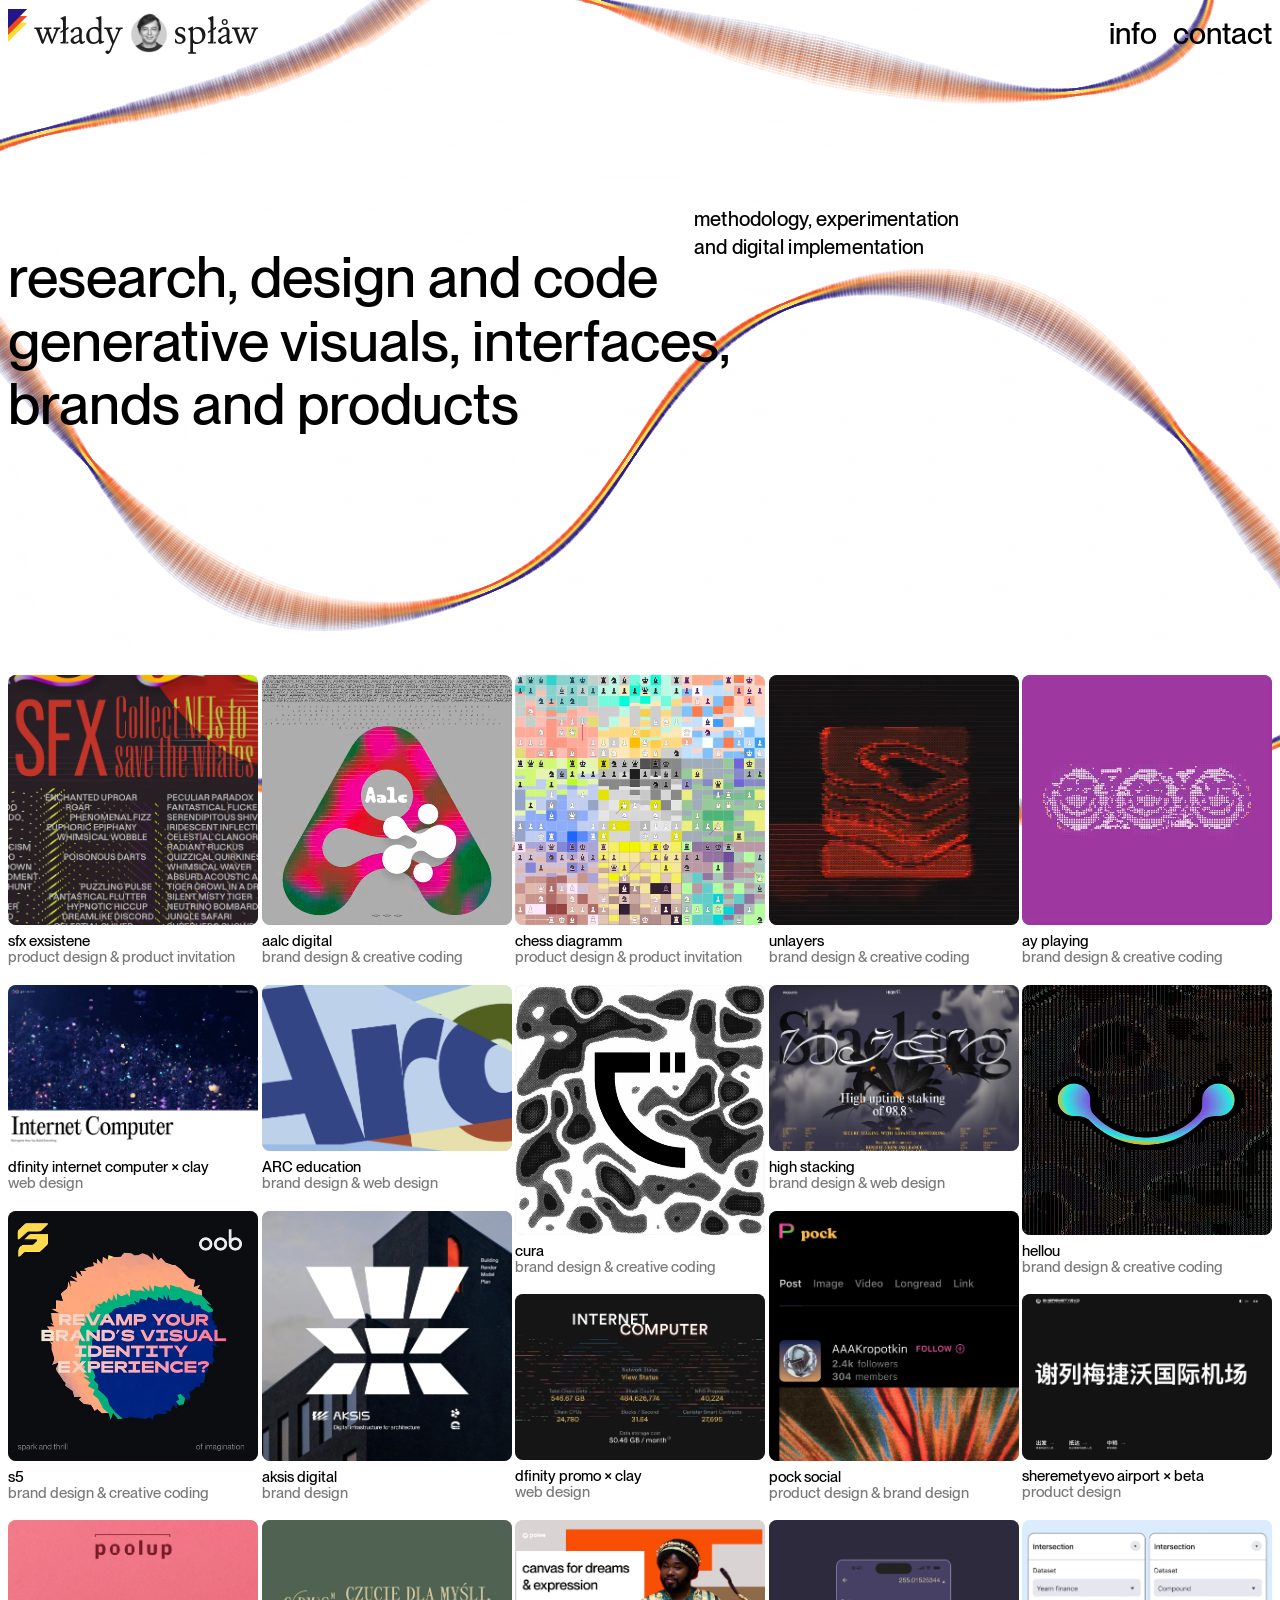
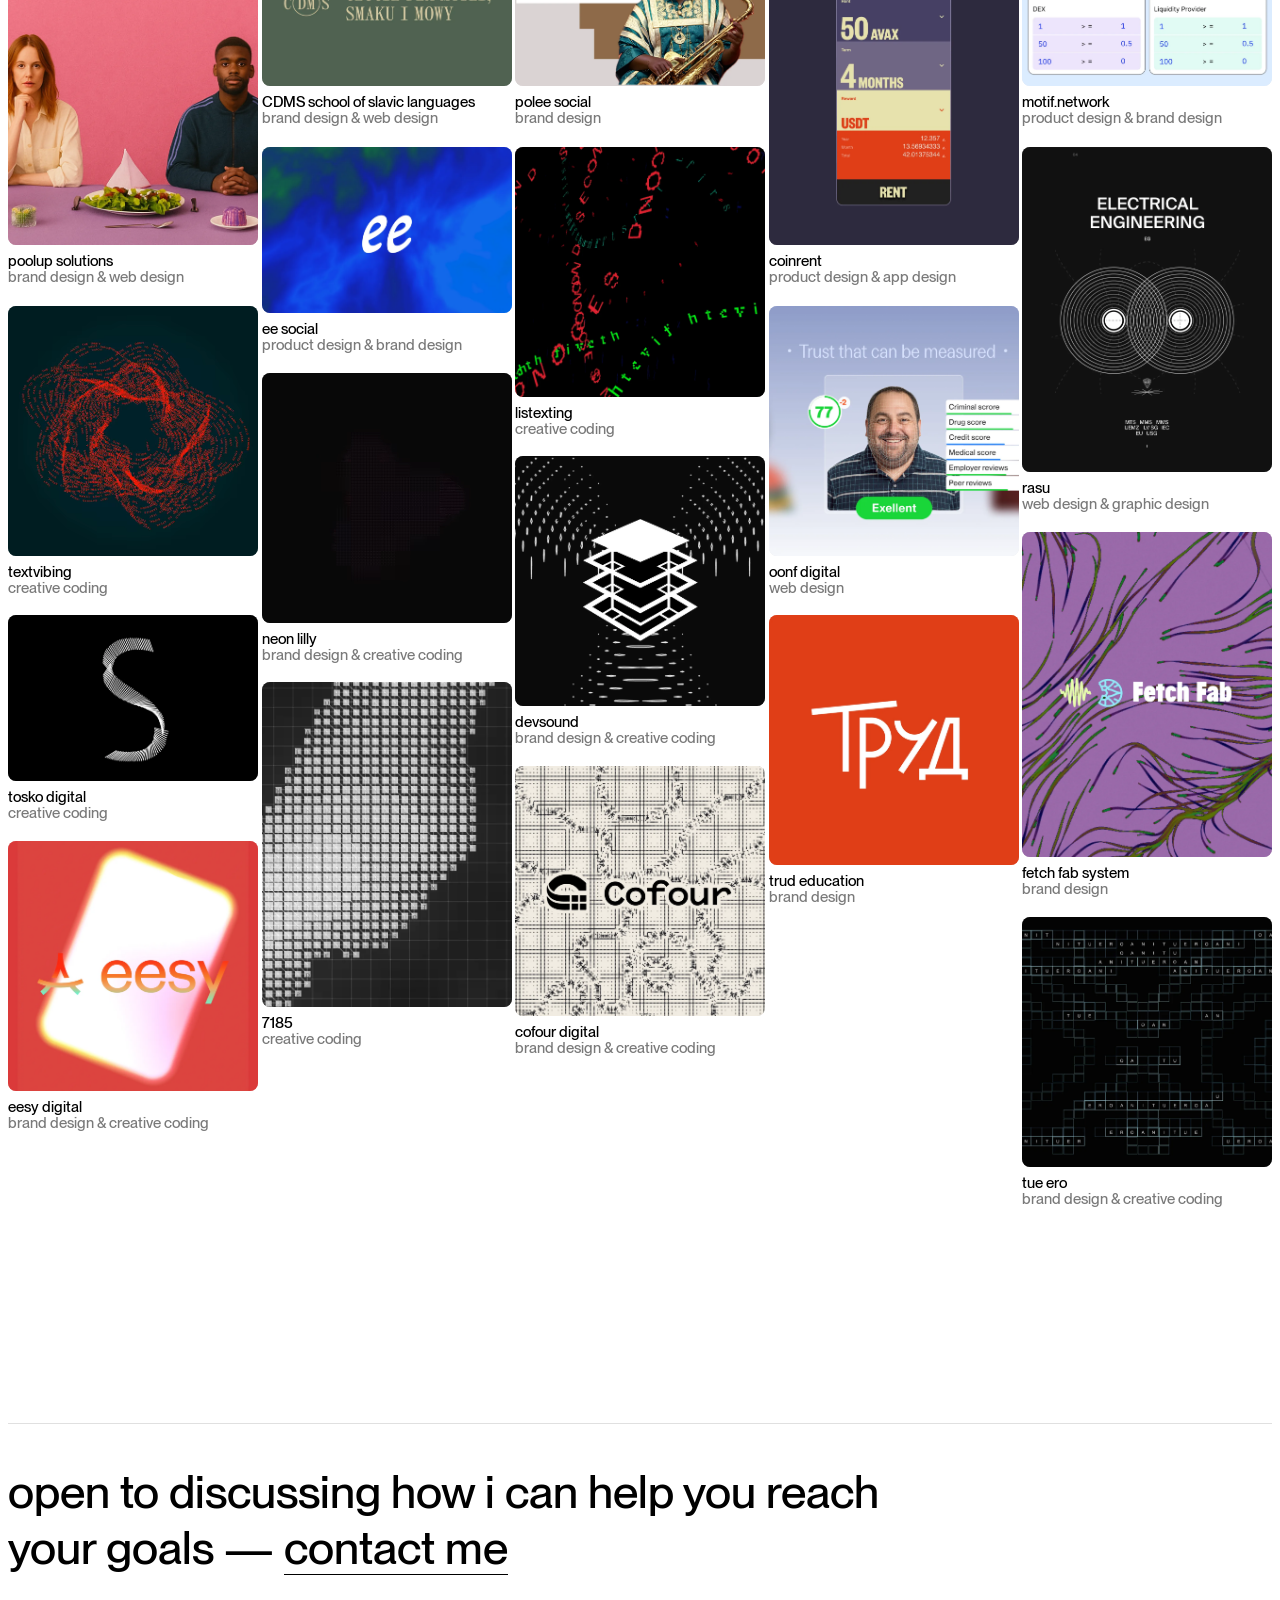
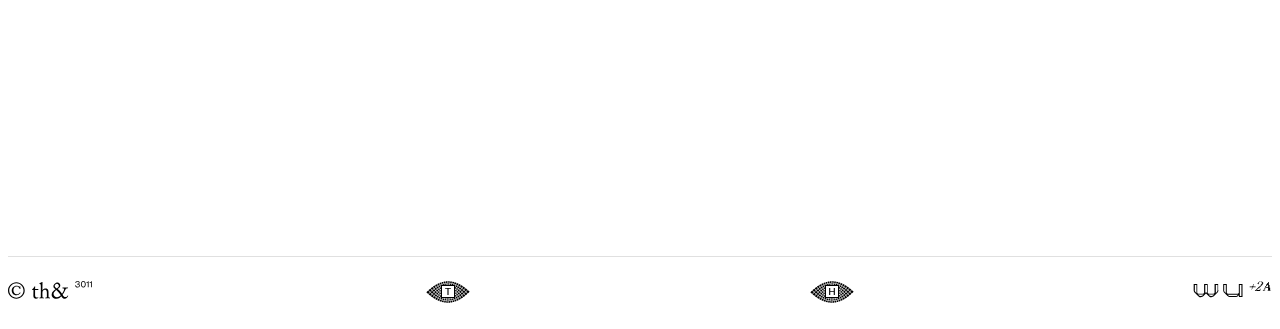
<file: index.html>
<!DOCTYPE html><html lang="en"> <head><meta charset="utf-8"><meta name="viewport" content="width=device-width, initial-scale=1"><title>research, design and code generative visuals, interfaces, brands and products</title><meta name="description" content="designing interfaces, websites and brand systems, bringing product logic, visual language and digital implementation into one solution"><meta name="robots" content="noindex, nofollow, noarchive, noimageindex"><meta name="googlebot" content="noindex, nofollow, noarchive, noimageindex"><link rel="canonical" href="https://wladysplaw.github.io/"><link rel="shortcut icon" href="/favicon.ico?v=3" type="image/x-icon"><link rel="icon" href="/favicon.ico?v=3" sizes="any" type="image/x-icon"><link rel="icon" href="/favicon.svg?v=3" type="image/svg+xml"><link rel="apple-touch-icon" href="/apple-touch-icon.png?v=3"><meta property="og:title" content="research, design and code generative visuals, interfaces, brands and products"><meta property="og:description" content="designing interfaces, websites and brand systems, bringing product logic, visual language and digital implementation into one solution"><meta property="og:type" content="website"><meta property="og:url" content="https://wladysplaw.github.io/"><meta property="og:image" content="https://wladysplaw.github.io/og-image.png"><meta property="og:image:width" content="1200"><meta property="og:image:height" content="630"><meta name="twitter:card" content="summary_large_image"><meta name="twitter:title" content="research, design and code generative visuals, interfaces, brands and products"><meta name="twitter:description" content="designing interfaces, websites and brand systems, bringing product logic, visual language and digital implementation into one solution"><meta name="twitter:image" content="https://wladysplaw.github.io/og-image.png"><link rel="preload" href="/fonts/PPNeueMontreal-Regular.ttf" as="font" type="font/ttf" crossorigin><link rel="preload" href="/fonts/PPNeueMontreal-Medium.ttf" as="font" type="font/ttf" crossorigin><link rel="preload" href="/fonts/PPNeueMontreal-Bold.ttf" as="font" type="font/ttf" crossorigin><link rel="stylesheet" href="/_astro/_slug_.BzxdztJN.css">
<link rel="stylesheet" href="/_astro/index.DWChyKDs.css"></head> <body class="is-home-loading"> <script>
      if (new URLSearchParams(window.location.search).get("grid") === "1") {
        document.documentElement.classList.add("is-grid-debug");
      }
    </script> <div class="page-loader" aria-hidden="true" data-astro-cid-mx6paujw> <div class="page-loader__bar" data-astro-cid-mx6paujw> <div class="page-loader__progress page-loader__progress--top" data-page-loader-progress data-astro-cid-mx6paujw></div> <div class="page-loader__progress page-loader__progress--middle" data-page-loader-progress data-astro-cid-mx6paujw></div> <div class="page-loader__progress page-loader__progress--bottom" data-page-loader-progress data-astro-cid-mx6paujw></div> <img class="page-loader__tail" src="/assets/loader_tail.png" alt="" data-astro-cid-mx6paujw> </div> </div> <div class="home-shell" data-astro-cid-mx6paujw> <div class="site-visual-layer" aria-hidden="true" data-astro-cid-mx6paujw> <div class="hero-canvas" data-hero-canvas-root aria-hidden="true" data-astro-cid-4zothrxl> <canvas class="hero-canvas__surface" data-hero-canvas data-astro-cid-4zothrxl></canvas> <div class="hero-canvas__veil" data-astro-cid-4zothrxl></div> </div>  <script type="module" src="/_astro/HeroCanvas.astro_astro_type_script_index_0_lang.gQRG8dLI.js"></script> </div> <div class="site-visual-mask site-visual-mask--before-final" aria-hidden="true" data-astro-cid-mx6paujw></div> <div class="site-visual-mask site-visual-mask--after-final" aria-hidden="true" data-astro-cid-mx6paujw></div> <div class="site-header-shell" data-site-header-shell data-astro-cid-ctg3m53h> <header class="site-header" data-site-header data-astro-cid-ctg3m53h> <div class="site-header__left" data-astro-cid-ctg3m53h> <a class="site-header__brand" href="/" aria-label="Władysław" data-astro-cid-ctg3m53h> <picture class="site-header__brand-mobile-picture" data-astro-cid-ctg3m53h> <source media="(max-width: 900px)" srcset="/assets/ml.svg" data-astro-cid-ctg3m53h> <img class="site-header__brand-mobile-image" src="/assets/ml.svg" alt="" data-astro-cid-ctg3m53h> </picture> <span class="site-header__brand-composite" aria-hidden="true" data-astro-cid-ctg3m53h> <img class="site-header__brand-part site-header__brand-part--left" src="/assets/logo 1.svg" alt="" data-astro-cid-ctg3m53h> <span class="site-header__brand-face" aria-hidden="true" data-astro-cid-ctg3m53h> <img class="site-header__brand-face-image site-header__brand-face-image--one" src="/assets/me01.png" alt="" loading="eager" decoding="sync" fetchpriority="high" data-astro-cid-ctg3m53h> <img class="site-header__brand-face-image site-header__brand-face-image--two" src="/assets/me02.png" alt="" loading="eager" decoding="sync" fetchpriority="high" data-astro-cid-ctg3m53h> <img class="site-header__brand-face-image site-header__brand-face-image--three" src="/assets/me03.png" alt="" loading="eager" decoding="sync" fetchpriority="high" data-astro-cid-ctg3m53h> </span> <img class="site-header__brand-part site-header__brand-part--right" src="/assets/logo 2.svg" alt="" data-astro-cid-ctg3m53h> </span> </a>  </div> <nav class="site-header__nav" aria-label="Primary" data-astro-cid-ctg3m53h> <a href="/info/" data-astro-cid-ctg3m53h>info</a> <a href="https://t.me/saysskyy" target="_blank" rel="noopener noreferrer" data-astro-cid-ctg3m53h>contact</a> </nav> </header> </div>   <script type="module">(()=>{const m=e=>{if(!e)return;const t=new Image;t.decoding="sync",t.loading="eager",t.src=e};document.querySelectorAll(".site-header__brand-face-image").forEach(e=>{e instanceof HTMLImageElement&&m(e.currentSrc||e.src)});const s=document.querySelector(".site-header__brand");if(s instanceof HTMLElement){let e=0;const t=()=>{e+=1,s.classList.add("is-face-hovered"),s.classList.toggle("is-face-rare-hover",e%5===0)},n=()=>{s.classList.remove("is-face-hovered","is-face-rare-hover")};s.addEventListener("mouseenter",t),s.addEventListener("mouseleave",n),s.addEventListener("focusin",t),s.addEventListener("focusout",n)}const a=document.querySelector("[data-site-header]");if(!(a instanceof HTMLElement))return;const v=2;let r=window.scrollY,o=0,d=0,c=!1;const l=()=>{const e=a.offsetHeight,t=parseFloat(window.getComputedStyle(a).top)||0;d=e+t+15},f=()=>{a.style.setProperty("--header-offset",`${o}px`)},h=e=>{a.dataset.atTop=e?"true":"false"},u=e=>{a.dataset.surface=e?"true":"false"},i=()=>{const e=window.scrollY,t=e-r,n=e<=v;if(h(n),n){o=0,f(),u(!1),r=e;return}t!==0&&(o=Math.min(Math.max(o+t,0),d),f()),u(!n),r=e},p=()=>{c||(c=!0,requestAnimationFrame(()=>{i(),c=!1}))},L=()=>{l(),i()};l(),i(),window.addEventListener("scroll",p,{passive:!0}),window.addEventListener("resize",L)})();</script> <main class="page" data-astro-cid-mx6paujw> <section class="hero" data-astro-cid-mx6paujw> <div class="hero-body" data-astro-cid-mx6paujw> <div class="hero-copy" data-astro-cid-mx6paujw> <div class="hero-title-wrap" data-hero-title-wrap data-lang="en" data-astro-cid-mx6paujw> <div class="hero-title" data-hero-title data-astro-cid-mx6paujw>research, design and code generative visuals, interfaces, brands and products</div> <div class="hero-note" data-hero-note data-astro-cid-mx6paujw>methodology, experimentation
and digital implementation</div> </div> </div> </div> </section> <section class="portfolio" data-astro-cid-mx6paujw> <div class="portfolio-surface" aria-hidden="true" data-astro-cid-mx6paujw></div> <div class="column" data-astro-cid-mx6paujw> <article class="card is-revealed" data-hover-kind="slideshow" data-reveal style="--reveal-delay:0ms; --mobile-order:0;" data-astro-cid-mx6paujw> <div class="card-media" style="--card-aspect-ratio:1 / 1;" data-astro-cid-mx6paujw> <img class="card-thumb" src="/projects/sfx exsistene/cover_thumb.webp" alt="" loading="eager" fetchpriority="high" decoding="async" aria-hidden="true" data-astro-cid-mx6paujw> <img class="card-hover-thumb" src="/projects/sfx exsistene/hover/01_thumb.webp" alt="" loading="eager" fetchpriority="high" decoding="async" aria-hidden="true" data-astro-cid-mx6paujw> <img class="card-cover" src="/projects/sfx exsistene/cover.webp" alt="sfx exsistene" loading="eager" fetchpriority="high" decoding="async" data-astro-cid-mx6paujw>   <div class="card-hover-slideshow" data-astro-cid-mx6paujw> <img class="card-hover-frame is-current" data-src="/projects/sfx exsistene/hover/01.webp" alt="" loading="lazy" data-astro-cid-mx6paujw><img class="card-hover-frame" data-src="/projects/sfx exsistene/hover/02.webp" alt="" loading="lazy" data-astro-cid-mx6paujw><img class="card-hover-frame" data-src="/projects/sfx exsistene/hover/03.webp" alt="" loading="lazy" data-astro-cid-mx6paujw><img class="card-hover-frame" data-src="/projects/sfx exsistene/hover/04.webp" alt="" loading="lazy" data-astro-cid-mx6paujw><img class="card-hover-frame" data-src="/projects/sfx exsistene/hover/05.webp" alt="" loading="lazy" data-astro-cid-mx6paujw><img class="card-hover-frame" data-src="/projects/sfx exsistene/hover/06.webp" alt="" loading="lazy" data-astro-cid-mx6paujw><img class="card-hover-frame" data-src="/projects/sfx exsistene/cover.webp" alt="" loading="lazy" data-astro-cid-mx6paujw>  </div> </div> <div class="card-copy" data-astro-cid-mx6paujw> <div class="card-title" data-astro-cid-mx6paujw>sfx exsistene</div> <div class="meta-row" data-astro-cid-mx6paujw> <div class="card-meta" data-astro-cid-mx6paujw>product design &amp; product invitation</div> </div> </div> </article><article class="card" data-hover-kind="slideshow" data-reveal style="--reveal-delay:45ms; --mobile-order:5;" data-astro-cid-mx6paujw> <div class="card-media" style="--card-aspect-ratio:353 / 235;" data-astro-cid-mx6paujw> <img class="card-thumb" src="/projects/dfinity internet computer × clay/cover_thumb.webp" alt="" loading="eager" fetchpriority="high" decoding="async" aria-hidden="true" data-astro-cid-mx6paujw> <img class="card-hover-thumb" src="/projects/dfinity internet computer × clay/hover/01_thumb.webp" alt="" loading="eager" fetchpriority="high" decoding="async" aria-hidden="true" data-astro-cid-mx6paujw> <img class="card-cover" src="/projects/dfinity internet computer × clay/cover.webp" alt="dfinity internet computer × clay" loading="eager" fetchpriority="high" decoding="async" data-astro-cid-mx6paujw>   <div class="card-hover-slideshow" data-astro-cid-mx6paujw> <img class="card-hover-frame is-current" data-src="/projects/dfinity internet computer × clay/hover/01.webp" alt="" loading="lazy" data-astro-cid-mx6paujw><img class="card-hover-frame" data-src="/projects/dfinity internet computer × clay/hover/02.webp" alt="" loading="lazy" data-astro-cid-mx6paujw><img class="card-hover-frame" data-src="/projects/dfinity internet computer × clay/hover/03.webp" alt="" loading="lazy" data-astro-cid-mx6paujw><img class="card-hover-frame" data-src="/projects/dfinity internet computer × clay/cover.webp" alt="" loading="lazy" data-astro-cid-mx6paujw>  </div> </div> <div class="card-copy" data-astro-cid-mx6paujw> <div class="card-title" data-astro-cid-mx6paujw>dfinity internet computer × clay</div> <div class="meta-row" data-astro-cid-mx6paujw> <div class="card-meta" data-astro-cid-mx6paujw>web design</div> </div> </div> </article><article class="card" data-hover-kind="slideshow" data-reveal style="--reveal-delay:90ms; --mobile-order:10;" data-astro-cid-mx6paujw> <div class="card-media" style="--card-aspect-ratio:1 / 1;" data-astro-cid-mx6paujw> <img class="card-thumb" src="/projects/s5/cover_thumb.webp" alt="" loading="eager" fetchpriority="high" decoding="async" aria-hidden="true" data-astro-cid-mx6paujw> <img class="card-hover-thumb" src="/projects/s5/hover/01_thumb.webp" alt="" loading="eager" fetchpriority="high" decoding="async" aria-hidden="true" data-astro-cid-mx6paujw> <video class="card-cover" src="/projects/s5/cover.webm" poster="/projects/s5/cover_thumb.webp" autoplay muted loop playsinline preload="auto" aria-label="s5" data-astro-cid-mx6paujw></video>   <div class="card-hover-slideshow" data-astro-cid-mx6paujw> <img class="card-hover-frame is-current" data-src="/projects/s5/hover/01.webp" alt="" loading="lazy" data-astro-cid-mx6paujw><img class="card-hover-frame" data-src="/projects/s5/hover/02.webp" alt="" loading="lazy" data-astro-cid-mx6paujw><img class="card-hover-frame" data-src="/projects/s5/hover/03.webp" alt="" loading="lazy" data-astro-cid-mx6paujw><img class="card-hover-frame" data-src="/projects/s5/hover/04.webp" alt="" loading="lazy" data-astro-cid-mx6paujw> <video class="card-hover-frame card-hover-frame--video" muted loop playsinline preload="none" poster="/projects/s5/cover_thumb.webp" data-astro-cid-mx6paujw> <source data-src="/projects/s5/cover.webm" type="video/webm" data-astro-cid-mx6paujw> </video> </div> </div> <div class="card-copy" data-astro-cid-mx6paujw> <div class="card-title" data-astro-cid-mx6paujw>s5</div> <div class="meta-row" data-astro-cid-mx6paujw> <div class="card-meta" data-astro-cid-mx6paujw>brand design &amp; creative coding</div> </div> </div> </article><article class="card" data-hover-kind="slideshow" data-reveal style="--reveal-delay:135ms; --mobile-order:15;" data-astro-cid-mx6paujw> <div class="card-media" style="--card-aspect-ratio:353 / 460;" data-astro-cid-mx6paujw> <img class="card-thumb" src="/projects/poolup solutions/cover_thumb.webp" alt="" loading="eager" fetchpriority="high" decoding="async" aria-hidden="true" data-astro-cid-mx6paujw> <img class="card-hover-thumb" src="/projects/poolup solutions/hover/01_thumb.webp" alt="" loading="eager" fetchpriority="high" decoding="async" aria-hidden="true" data-astro-cid-mx6paujw> <img class="card-cover" src="/projects/poolup solutions/cover.webp" alt="poolup solutions" loading="eager" fetchpriority="high" decoding="async" data-astro-cid-mx6paujw>   <div class="card-hover-slideshow" data-astro-cid-mx6paujw> <img class="card-hover-frame is-current" data-src="/projects/poolup solutions/hover/01.webp" alt="" loading="lazy" data-astro-cid-mx6paujw><img class="card-hover-frame" data-src="/projects/poolup solutions/hover/02.webp" alt="" loading="lazy" data-astro-cid-mx6paujw><img class="card-hover-frame" data-src="/projects/poolup solutions/hover/03.webp" alt="" loading="lazy" data-astro-cid-mx6paujw><img class="card-hover-frame" data-src="/projects/poolup solutions/cover.webp" alt="" loading="lazy" data-astro-cid-mx6paujw>  </div> </div> <div class="card-copy" data-astro-cid-mx6paujw> <div class="card-title" data-astro-cid-mx6paujw>poolup solutions</div> <div class="meta-row" data-astro-cid-mx6paujw> <div class="card-meta" data-astro-cid-mx6paujw>brand design &amp; web design</div> </div> </div> </article><article class="card" data-hover-kind="slideshow" data-reveal style="--reveal-delay:180ms; --mobile-order:20;" data-astro-cid-mx6paujw> <div class="card-media" style="--card-aspect-ratio:1 / 1;" data-astro-cid-mx6paujw> <img class="card-thumb" src="/projects/textvibing/cover_thumb.webp" alt="" loading="lazy" fetchpriority="low" decoding="async" aria-hidden="true" data-astro-cid-mx6paujw> <img class="card-hover-thumb" src="/projects/textvibing/hover/01_thumb.webp" alt="" loading="lazy" fetchpriority="auto" decoding="async" aria-hidden="true" data-astro-cid-mx6paujw> <video class="card-cover" src="/projects/textvibing/cover.webm" poster="/projects/textvibing/cover_thumb.webp" autoplay muted loop playsinline preload="metadata" aria-label="textvibing" data-astro-cid-mx6paujw></video>   <div class="card-hover-slideshow" data-astro-cid-mx6paujw> <img class="card-hover-frame is-current" data-src="/projects/textvibing/hover/01.webp" alt="" loading="lazy" data-astro-cid-mx6paujw><img class="card-hover-frame" data-src="/projects/textvibing/hover/02.webp" alt="" loading="lazy" data-astro-cid-mx6paujw><img class="card-hover-frame" data-src="/projects/textvibing/hover/03.webp" alt="" loading="lazy" data-astro-cid-mx6paujw><img class="card-hover-frame" data-src="/projects/textvibing/hover/04.webp" alt="" loading="lazy" data-astro-cid-mx6paujw> <video class="card-hover-frame card-hover-frame--video" muted loop playsinline preload="none" poster="/projects/textvibing/cover_thumb.webp" data-astro-cid-mx6paujw> <source data-src="/projects/textvibing/cover.webm" type="video/webm" data-astro-cid-mx6paujw> </video> </div> </div> <div class="card-copy" data-astro-cid-mx6paujw> <div class="card-title" data-astro-cid-mx6paujw>textvibing</div> <div class="meta-row" data-astro-cid-mx6paujw> <div class="card-meta" data-astro-cid-mx6paujw>creative coding</div> </div> </div> </article><article class="card" data-hover-kind="none" data-reveal style="--reveal-delay:225ms; --mobile-order:25;" data-astro-cid-mx6paujw> <div class="card-media" style="--card-aspect-ratio:353 / 235;" data-astro-cid-mx6paujw> <img class="card-thumb" src="/projects/tosko digital/cover_thumb.webp" alt="" loading="lazy" fetchpriority="low" decoding="async" aria-hidden="true" data-astro-cid-mx6paujw>  <img class="card-cover" src="/projects/tosko digital/cover.webp" alt="tosko digital" loading="lazy" fetchpriority="auto" decoding="async" data-astro-cid-mx6paujw>    </div> <div class="card-copy" data-astro-cid-mx6paujw> <div class="card-title" data-astro-cid-mx6paujw>tosko digital</div> <div class="meta-row" data-astro-cid-mx6paujw> <div class="card-meta" data-astro-cid-mx6paujw>creative coding</div> </div> </div> </article><article class="card" data-hover-kind="none" data-reveal style="--reveal-delay:240ms; --mobile-order:30;" data-astro-cid-mx6paujw> <div class="card-media" style="--card-aspect-ratio:1 / 1;" data-astro-cid-mx6paujw> <img class="card-thumb" src="/projects/eesy digital/cover_thumb.webp" alt="" loading="lazy" fetchpriority="low" decoding="async" aria-hidden="true" data-astro-cid-mx6paujw>  <img class="card-cover" src="/projects/eesy digital/cover.webp" alt="eesy digital" loading="lazy" fetchpriority="auto" decoding="async" data-astro-cid-mx6paujw>    </div> <div class="card-copy" data-astro-cid-mx6paujw> <div class="card-title" data-astro-cid-mx6paujw>eesy digital</div> <div class="meta-row" data-astro-cid-mx6paujw> <div class="card-meta" data-astro-cid-mx6paujw>brand design &amp; creative coding</div> </div> </div> </article> </div><div class="column" data-astro-cid-mx6paujw> <article class="card is-revealed" data-hover-kind="slideshow" data-reveal style="--reveal-delay:45ms; --mobile-order:1;" data-astro-cid-mx6paujw> <div class="card-media" style="--card-aspect-ratio:1 / 1;" data-astro-cid-mx6paujw> <img class="card-thumb" src="/projects/aalc digital/cover_thumb.webp" alt="" loading="lazy" fetchpriority="low" decoding="async" aria-hidden="true" data-astro-cid-mx6paujw> <img class="card-hover-thumb" src="/projects/aalc digital/hover/01_thumb.webp" alt="" loading="eager" fetchpriority="high" decoding="async" aria-hidden="true" data-astro-cid-mx6paujw> <video class="card-cover" src="/projects/aalc digital/cover.webm" poster="/projects/aalc digital/cover_thumb.webp" autoplay muted loop playsinline preload="metadata" aria-label="aalc digital" data-astro-cid-mx6paujw></video>   <div class="card-hover-slideshow" data-astro-cid-mx6paujw> <img class="card-hover-frame is-current" data-src="/projects/aalc digital/hover/01.webp" alt="" loading="lazy" data-astro-cid-mx6paujw><img class="card-hover-frame" data-src="/projects/aalc digital/hover/02.webp" alt="" loading="lazy" data-astro-cid-mx6paujw><img class="card-hover-frame" data-src="/projects/aalc digital/hover/03.webp" alt="" loading="lazy" data-astro-cid-mx6paujw> <video class="card-hover-frame card-hover-frame--video" muted loop playsinline preload="none" poster="/projects/aalc digital/cover_thumb.webp" data-astro-cid-mx6paujw> <source data-src="/projects/aalc digital/cover.webm" type="video/webm" data-astro-cid-mx6paujw> </video> </div> </div> <div class="card-copy" data-astro-cid-mx6paujw> <div class="card-title" data-astro-cid-mx6paujw>aalc digital</div> <div class="meta-row" data-astro-cid-mx6paujw> <div class="card-meta" data-astro-cid-mx6paujw>brand design &amp; creative coding</div> </div> </div> </article><article class="card" data-hover-kind="slideshow" data-reveal style="--reveal-delay:90ms; --mobile-order:6;" data-astro-cid-mx6paujw> <div class="card-media" style="--card-aspect-ratio:353 / 235;" data-astro-cid-mx6paujw> <img class="card-thumb" src="/projects/ARC education/cover_thumb.webp" alt="" loading="lazy" fetchpriority="low" decoding="async" aria-hidden="true" data-astro-cid-mx6paujw> <img class="card-hover-thumb" src="/projects/ARC education/hover/01_thumb.webp" alt="" loading="eager" fetchpriority="high" decoding="async" aria-hidden="true" data-astro-cid-mx6paujw> <img class="card-cover" src="/projects/ARC education/cover.webp" alt="ARC education" loading="lazy" fetchpriority="auto" decoding="async" data-astro-cid-mx6paujw>   <div class="card-hover-slideshow" data-astro-cid-mx6paujw> <img class="card-hover-frame is-current" data-src="/projects/ARC education/hover/01.webp" alt="" loading="lazy" data-astro-cid-mx6paujw><img class="card-hover-frame" data-src="/projects/ARC education/hover/02.webp" alt="" loading="lazy" data-astro-cid-mx6paujw><img class="card-hover-frame" data-src="/projects/ARC education/hover/03.webp" alt="" loading="lazy" data-astro-cid-mx6paujw><img class="card-hover-frame" data-src="/projects/ARC education/cover.webp" alt="" loading="lazy" data-astro-cid-mx6paujw>  </div> </div> <div class="card-copy" data-astro-cid-mx6paujw> <div class="card-title" data-astro-cid-mx6paujw>ARC education</div> <div class="meta-row" data-astro-cid-mx6paujw> <div class="card-meta" data-astro-cid-mx6paujw>brand design &amp; web design</div> </div> </div> </article><article class="card" data-hover-kind="slideshow" data-reveal style="--reveal-delay:135ms; --mobile-order:11;" data-astro-cid-mx6paujw> <div class="card-media" style="--card-aspect-ratio:1 / 1;" data-astro-cid-mx6paujw> <img class="card-thumb" src="/projects/aksis digital/cover_thumb.webp" alt="" loading="lazy" fetchpriority="low" decoding="async" aria-hidden="true" data-astro-cid-mx6paujw> <img class="card-hover-thumb" src="/projects/aksis digital/hover/01_thumb.webp" alt="" loading="eager" fetchpriority="high" decoding="async" aria-hidden="true" data-astro-cid-mx6paujw> <img class="card-cover" src="/projects/aksis digital/cover.webp" alt="aksis digital" loading="lazy" fetchpriority="auto" decoding="async" data-astro-cid-mx6paujw>   <div class="card-hover-slideshow" data-astro-cid-mx6paujw> <img class="card-hover-frame is-current" data-src="/projects/aksis digital/hover/01.webp" alt="" loading="lazy" data-astro-cid-mx6paujw><img class="card-hover-frame" data-src="/projects/aksis digital/hover/02.webp" alt="" loading="lazy" data-astro-cid-mx6paujw><img class="card-hover-frame" data-src="/projects/aksis digital/hover/03.webp" alt="" loading="lazy" data-astro-cid-mx6paujw><img class="card-hover-frame" data-src="/projects/aksis digital/hover/04.webp" alt="" loading="lazy" data-astro-cid-mx6paujw><img class="card-hover-frame" data-src="/projects/aksis digital/cover.webp" alt="" loading="lazy" data-astro-cid-mx6paujw>  </div> </div> <div class="card-copy" data-astro-cid-mx6paujw> <div class="card-title" data-astro-cid-mx6paujw>aksis digital</div> <div class="meta-row" data-astro-cid-mx6paujw> <div class="card-meta" data-astro-cid-mx6paujw>brand design</div> </div> </div> </article><article class="card" data-hover-kind="slideshow" data-reveal style="--reveal-delay:180ms; --mobile-order:16;" data-astro-cid-mx6paujw> <div class="card-media" style="--card-aspect-ratio:353 / 235;" data-astro-cid-mx6paujw> <img class="card-thumb" src="/projects/CDMS School of Slavic Languages/cover_thumb.webp" alt="" loading="lazy" fetchpriority="low" decoding="async" aria-hidden="true" data-astro-cid-mx6paujw> <img class="card-hover-thumb" src="/projects/CDMS School of Slavic Languages/hover/01_thumb.webp" alt="" loading="eager" fetchpriority="high" decoding="async" aria-hidden="true" data-astro-cid-mx6paujw> <img class="card-cover" src="/projects/CDMS School of Slavic Languages/cover.webp" alt="CDMS school of slavic languages" loading="lazy" fetchpriority="auto" decoding="async" data-astro-cid-mx6paujw>   <div class="card-hover-slideshow" data-astro-cid-mx6paujw> <img class="card-hover-frame is-current" data-src="/projects/CDMS School of Slavic Languages/hover/01.webp" alt="" loading="lazy" data-astro-cid-mx6paujw><img class="card-hover-frame" data-src="/projects/CDMS School of Slavic Languages/hover/02.webp" alt="" loading="lazy" data-astro-cid-mx6paujw><img class="card-hover-frame" data-src="/projects/CDMS School of Slavic Languages/cover.webp" alt="" loading="lazy" data-astro-cid-mx6paujw>  </div> </div> <div class="card-copy" data-astro-cid-mx6paujw> <div class="card-title" data-astro-cid-mx6paujw>CDMS school of slavic languages</div> <div class="meta-row" data-astro-cid-mx6paujw> <div class="card-meta" data-astro-cid-mx6paujw>brand design &amp; web design</div> </div> </div> </article><article class="card" data-hover-kind="slideshow" data-reveal style="--reveal-delay:225ms; --mobile-order:21;" data-astro-cid-mx6paujw> <div class="card-media" style="--card-aspect-ratio:353 / 235;" data-astro-cid-mx6paujw> <img class="card-thumb" src="/projects/ee social/cover_thumb.webp" alt="" loading="lazy" fetchpriority="low" decoding="async" aria-hidden="true" data-astro-cid-mx6paujw> <img class="card-hover-thumb" src="/projects/ee social/hover/01_thumb.webp" alt="" loading="lazy" fetchpriority="auto" decoding="async" aria-hidden="true" data-astro-cid-mx6paujw> <img class="card-cover" src="/projects/ee social/cover.webp" alt="ee social" loading="lazy" fetchpriority="auto" decoding="async" data-astro-cid-mx6paujw>   <div class="card-hover-slideshow" data-astro-cid-mx6paujw> <img class="card-hover-frame is-current" data-src="/projects/ee social/hover/01.webp" alt="" loading="lazy" data-astro-cid-mx6paujw><img class="card-hover-frame" data-src="/projects/ee social/hover/02.webp" alt="" loading="lazy" data-astro-cid-mx6paujw><img class="card-hover-frame" data-src="/projects/ee social/hover/03.webp" alt="" loading="lazy" data-astro-cid-mx6paujw><img class="card-hover-frame" data-src="/projects/ee social/cover.webp" alt="" loading="lazy" data-astro-cid-mx6paujw>  </div> </div> <div class="card-copy" data-astro-cid-mx6paujw> <div class="card-title" data-astro-cid-mx6paujw>ee social</div> <div class="meta-row" data-astro-cid-mx6paujw> <div class="card-meta" data-astro-cid-mx6paujw>product design &amp; brand design</div> </div> </div> </article><article class="card" data-hover-kind="slideshow" data-reveal style="--reveal-delay:240ms; --mobile-order:26;" data-astro-cid-mx6paujw> <div class="card-media" style="--card-aspect-ratio:1 / 1;" data-astro-cid-mx6paujw> <img class="card-thumb" src="/projects/neon lilly/cover_thumb.webp" alt="" loading="lazy" fetchpriority="low" decoding="async" aria-hidden="true" data-astro-cid-mx6paujw> <img class="card-hover-thumb" src="/projects/neon lilly/hover/01_thumb.webp" alt="" loading="lazy" fetchpriority="auto" decoding="async" aria-hidden="true" data-astro-cid-mx6paujw> <video class="card-cover" src="/projects/neon lilly/cover.webm" poster="/projects/neon lilly/cover_thumb.webp" autoplay muted loop playsinline preload="metadata" aria-label="neon lilly" data-astro-cid-mx6paujw></video>   <div class="card-hover-slideshow" data-astro-cid-mx6paujw> <img class="card-hover-frame is-current" data-src="/projects/neon lilly/hover/01.webp" alt="" loading="lazy" data-astro-cid-mx6paujw><img class="card-hover-frame" data-src="/projects/neon lilly/hover/02.webp" alt="" loading="lazy" data-astro-cid-mx6paujw> <video class="card-hover-frame card-hover-frame--video" muted loop playsinline preload="none" poster="/projects/neon lilly/cover_thumb.webp" data-astro-cid-mx6paujw> <source data-src="/projects/neon lilly/cover.webm" type="video/webm" data-astro-cid-mx6paujw> </video> </div> </div> <div class="card-copy" data-astro-cid-mx6paujw> <div class="card-title" data-astro-cid-mx6paujw>neon lilly</div> <div class="meta-row" data-astro-cid-mx6paujw> <div class="card-meta" data-astro-cid-mx6paujw>brand design &amp; creative coding</div> </div> </div> </article><article class="card" data-hover-kind="none" data-reveal style="--reveal-delay:240ms; --mobile-order:31;" data-astro-cid-mx6paujw> <div class="card-media" style="--card-aspect-ratio:353 / 460;" data-astro-cid-mx6paujw> <img class="card-thumb" src="/projects/7185/cover_thumb.webp" alt="" loading="lazy" fetchpriority="low" decoding="async" aria-hidden="true" data-astro-cid-mx6paujw>  <img class="card-cover" src="/projects/7185/cover.webp" alt="7185" loading="lazy" fetchpriority="auto" decoding="async" data-astro-cid-mx6paujw>    </div> <div class="card-copy" data-astro-cid-mx6paujw> <div class="card-title" data-astro-cid-mx6paujw>7185</div> <div class="meta-row" data-astro-cid-mx6paujw> <div class="card-meta" data-astro-cid-mx6paujw>creative coding</div> </div> </div> </article> </div><div class="column" data-astro-cid-mx6paujw> <article class="card is-revealed" data-hover-kind="slideshow" data-reveal style="--reveal-delay:90ms; --mobile-order:2;" data-astro-cid-mx6paujw> <div class="card-media" style="--card-aspect-ratio:1 / 1;" data-astro-cid-mx6paujw> <img class="card-thumb" src="/projects/chess diagramm/cover_thumb.webp" alt="" loading="lazy" fetchpriority="low" decoding="async" aria-hidden="true" data-astro-cid-mx6paujw> <img class="card-hover-thumb" src="/projects/chess diagramm/hover/01_thumb.webp" alt="" loading="eager" fetchpriority="high" decoding="async" aria-hidden="true" data-astro-cid-mx6paujw> <img class="card-cover" src="/projects/chess diagramm/cover.webp" alt="chess diagramm" loading="lazy" fetchpriority="auto" decoding="async" data-astro-cid-mx6paujw>   <div class="card-hover-slideshow" data-astro-cid-mx6paujw> <img class="card-hover-frame is-current" data-src="/projects/chess diagramm/hover/01.webp" alt="" loading="lazy" data-astro-cid-mx6paujw><img class="card-hover-frame" data-src="/projects/chess diagramm/hover/02.webp" alt="" loading="lazy" data-astro-cid-mx6paujw><img class="card-hover-frame" data-src="/projects/chess diagramm/hover/03.webp" alt="" loading="lazy" data-astro-cid-mx6paujw><img class="card-hover-frame" data-src="/projects/chess diagramm/hover/04.webp" alt="" loading="lazy" data-astro-cid-mx6paujw><img class="card-hover-frame" data-src="/projects/chess diagramm/hover/05.webp" alt="" loading="lazy" data-astro-cid-mx6paujw><img class="card-hover-frame" data-src="/projects/chess diagramm/hover/06.webp" alt="" loading="lazy" data-astro-cid-mx6paujw><img class="card-hover-frame" data-src="/projects/chess diagramm/hover/07.webp" alt="" loading="lazy" data-astro-cid-mx6paujw><img class="card-hover-frame" data-src="/projects/chess diagramm/hover/08.webp" alt="" loading="lazy" data-astro-cid-mx6paujw><img class="card-hover-frame" data-src="/projects/chess diagramm/hover/09.webp" alt="" loading="lazy" data-astro-cid-mx6paujw><img class="card-hover-frame" data-src="/projects/chess diagramm/hover/10.webp" alt="" loading="lazy" data-astro-cid-mx6paujw><img class="card-hover-frame" data-src="/projects/chess diagramm/hover/11.webp" alt="" loading="lazy" data-astro-cid-mx6paujw><img class="card-hover-frame" data-src="/projects/chess diagramm/hover/12.webp" alt="" loading="lazy" data-astro-cid-mx6paujw><img class="card-hover-frame" data-src="/projects/chess diagramm/cover.webp" alt="" loading="lazy" data-astro-cid-mx6paujw>  </div> </div> <div class="card-copy" data-astro-cid-mx6paujw> <div class="card-title" data-astro-cid-mx6paujw>chess diagramm</div> <div class="meta-row" data-astro-cid-mx6paujw> <div class="card-meta" data-astro-cid-mx6paujw>product design &amp; product invitation</div> </div> </div> </article><article class="card" data-hover-kind="slideshow" data-reveal style="--reveal-delay:135ms; --mobile-order:7;" data-astro-cid-mx6paujw> <div class="card-media" style="--card-aspect-ratio:1 / 1;" data-astro-cid-mx6paujw> <img class="card-thumb" src="/projects/cura/cover_thumb.webp" alt="" loading="lazy" fetchpriority="low" decoding="async" aria-hidden="true" data-astro-cid-mx6paujw> <img class="card-hover-thumb" src="/projects/cura/hover/01_thumb.webp" alt="" loading="eager" fetchpriority="high" decoding="async" aria-hidden="true" data-astro-cid-mx6paujw> <video class="card-cover" src="/projects/cura/cover.webm" poster="/projects/cura/cover_thumb.webp" autoplay muted loop playsinline preload="metadata" aria-label="cura" data-astro-cid-mx6paujw></video>   <div class="card-hover-slideshow" data-astro-cid-mx6paujw> <img class="card-hover-frame is-current" data-src="/projects/cura/hover/01.webp" alt="" loading="lazy" data-astro-cid-mx6paujw><img class="card-hover-frame" data-src="/projects/cura/hover/02.webp" alt="" loading="lazy" data-astro-cid-mx6paujw><img class="card-hover-frame" data-src="/projects/cura/hover/03.webp" alt="" loading="lazy" data-astro-cid-mx6paujw><img class="card-hover-frame" data-src="/projects/cura/hover/04.webp" alt="" loading="lazy" data-astro-cid-mx6paujw><img class="card-hover-frame" data-src="/projects/cura/hover/05.webp" alt="" loading="lazy" data-astro-cid-mx6paujw><img class="card-hover-frame" data-src="/projects/cura/hover/06.webp" alt="" loading="lazy" data-astro-cid-mx6paujw><img class="card-hover-frame" data-src="/projects/cura/hover/07.webp" alt="" loading="lazy" data-astro-cid-mx6paujw> <video class="card-hover-frame card-hover-frame--video" muted loop playsinline preload="none" poster="/projects/cura/cover_thumb.webp" data-astro-cid-mx6paujw> <source data-src="/projects/cura/cover.webm" type="video/webm" data-astro-cid-mx6paujw> </video> </div> </div> <div class="card-copy" data-astro-cid-mx6paujw> <div class="card-title" data-astro-cid-mx6paujw>cura</div> <div class="meta-row" data-astro-cid-mx6paujw> <div class="card-meta" data-astro-cid-mx6paujw>brand design &amp; creative coding</div> </div> </div> </article><article class="card" data-hover-kind="slideshow" data-reveal style="--reveal-delay:180ms; --mobile-order:12;" data-astro-cid-mx6paujw> <div class="card-media" style="--card-aspect-ratio:353 / 235;" data-astro-cid-mx6paujw> <img class="card-thumb" src="/projects/dfinity promo × clay/cover_thumb.webp" alt="" loading="lazy" fetchpriority="low" decoding="async" aria-hidden="true" data-astro-cid-mx6paujw> <img class="card-hover-thumb" src="/projects/dfinity promo × clay/hover/01_thumb.webp" alt="" loading="eager" fetchpriority="high" decoding="async" aria-hidden="true" data-astro-cid-mx6paujw> <img class="card-cover" src="/projects/dfinity promo × clay/cover.webp" alt="dfinity promo × clay" loading="lazy" fetchpriority="auto" decoding="async" data-astro-cid-mx6paujw>   <div class="card-hover-slideshow" data-astro-cid-mx6paujw> <img class="card-hover-frame is-current" data-src="/projects/dfinity promo × clay/hover/01.webp" alt="" loading="lazy" data-astro-cid-mx6paujw><img class="card-hover-frame" data-src="/projects/dfinity promo × clay/hover/02.webp" alt="" loading="lazy" data-astro-cid-mx6paujw><img class="card-hover-frame" data-src="/projects/dfinity promo × clay/hover/03.webp" alt="" loading="lazy" data-astro-cid-mx6paujw><img class="card-hover-frame" data-src="/projects/dfinity promo × clay/cover.webp" alt="" loading="lazy" data-astro-cid-mx6paujw>  </div> </div> <div class="card-copy" data-astro-cid-mx6paujw> <div class="card-title" data-astro-cid-mx6paujw>dfinity promo × clay</div> <div class="meta-row" data-astro-cid-mx6paujw> <div class="card-meta" data-astro-cid-mx6paujw>web design</div> </div> </div> </article><article class="card" data-hover-kind="slideshow" data-reveal style="--reveal-delay:225ms; --mobile-order:17;" data-astro-cid-mx6paujw> <div class="card-media" style="--card-aspect-ratio:353 / 235;" data-astro-cid-mx6paujw> <img class="card-thumb" src="/projects/polee social/cover_thumb.webp" alt="" loading="lazy" fetchpriority="low" decoding="async" aria-hidden="true" data-astro-cid-mx6paujw> <img class="card-hover-thumb" src="/projects/polee social/hover/01_thumb.webp" alt="" loading="eager" fetchpriority="high" decoding="async" aria-hidden="true" data-astro-cid-mx6paujw> <img class="card-cover" src="/projects/polee social/cover.webp" alt="polee social" loading="lazy" fetchpriority="auto" decoding="async" data-astro-cid-mx6paujw>   <div class="card-hover-slideshow" data-astro-cid-mx6paujw> <img class="card-hover-frame is-current" data-src="/projects/polee social/hover/01.webp" alt="" loading="lazy" data-astro-cid-mx6paujw><img class="card-hover-frame" data-src="/projects/polee social/hover/02.webp" alt="" loading="lazy" data-astro-cid-mx6paujw><img class="card-hover-frame" data-src="/projects/polee social/hover/03.webp" alt="" loading="lazy" data-astro-cid-mx6paujw><img class="card-hover-frame" data-src="/projects/polee social/hover/04.webp" alt="" loading="lazy" data-astro-cid-mx6paujw><img class="card-hover-frame" data-src="/projects/polee social/hover/05.webp" alt="" loading="lazy" data-astro-cid-mx6paujw><img class="card-hover-frame" data-src="/projects/polee social/hover/06.webp" alt="" loading="lazy" data-astro-cid-mx6paujw><img class="card-hover-frame" data-src="/projects/polee social/hover/07.webp" alt="" loading="lazy" data-astro-cid-mx6paujw><img class="card-hover-frame" data-src="/projects/polee social/hover/08.webp" alt="" loading="lazy" data-astro-cid-mx6paujw><img class="card-hover-frame" data-src="/projects/polee social/cover.webp" alt="" loading="lazy" data-astro-cid-mx6paujw>  </div> </div> <div class="card-copy" data-astro-cid-mx6paujw> <div class="card-title" data-astro-cid-mx6paujw>polee social</div> <div class="meta-row" data-astro-cid-mx6paujw> <div class="card-meta" data-astro-cid-mx6paujw>brand design</div> </div> </div> </article><article class="card" data-hover-kind="slideshow" data-reveal style="--reveal-delay:240ms; --mobile-order:22;" data-astro-cid-mx6paujw> <div class="card-media" style="--card-aspect-ratio:1 / 1;" data-astro-cid-mx6paujw> <img class="card-thumb" src="/projects/listexting/cover_thumb.webp" alt="" loading="lazy" fetchpriority="low" decoding="async" aria-hidden="true" data-astro-cid-mx6paujw> <img class="card-hover-thumb" src="/projects/listexting/hover/01_thumb.webp" alt="" loading="lazy" fetchpriority="auto" decoding="async" aria-hidden="true" data-astro-cid-mx6paujw> <img class="card-cover" src="/projects/listexting/cover.webp" alt="listexting" loading="lazy" fetchpriority="auto" decoding="async" data-astro-cid-mx6paujw>   <div class="card-hover-slideshow" data-astro-cid-mx6paujw> <img class="card-hover-frame is-current" data-src="/projects/listexting/hover/01.webp" alt="" loading="lazy" data-astro-cid-mx6paujw><img class="card-hover-frame" data-src="/projects/listexting/hover/02.webp" alt="" loading="lazy" data-astro-cid-mx6paujw><img class="card-hover-frame" data-src="/projects/listexting/hover/03.webp" alt="" loading="lazy" data-astro-cid-mx6paujw><img class="card-hover-frame" data-src="/projects/listexting/hover/04.webp" alt="" loading="lazy" data-astro-cid-mx6paujw><img class="card-hover-frame" data-src="/projects/listexting/hover/05.webp" alt="" loading="lazy" data-astro-cid-mx6paujw><img class="card-hover-frame" data-src="/projects/listexting/hover/06.webp" alt="" loading="lazy" data-astro-cid-mx6paujw><img class="card-hover-frame" data-src="/projects/listexting/hover/07.webp" alt="" loading="lazy" data-astro-cid-mx6paujw><img class="card-hover-frame" data-src="/projects/listexting/hover/08.webp" alt="" loading="lazy" data-astro-cid-mx6paujw><img class="card-hover-frame" data-src="/projects/listexting/hover/09.webp" alt="" loading="lazy" data-astro-cid-mx6paujw><img class="card-hover-frame" data-src="/projects/listexting/cover.webp" alt="" loading="lazy" data-astro-cid-mx6paujw>  </div> </div> <div class="card-copy" data-astro-cid-mx6paujw> <div class="card-title" data-astro-cid-mx6paujw>listexting</div> <div class="meta-row" data-astro-cid-mx6paujw> <div class="card-meta" data-astro-cid-mx6paujw>creative coding</div> </div> </div> </article><article class="card" data-hover-kind="none" data-reveal style="--reveal-delay:240ms; --mobile-order:27;" data-astro-cid-mx6paujw> <div class="card-media" style="--card-aspect-ratio:1 / 1;" data-astro-cid-mx6paujw> <img class="card-thumb" src="/projects/devsound/cover_thumb.webp" alt="" loading="lazy" fetchpriority="low" decoding="async" aria-hidden="true" data-astro-cid-mx6paujw>  <img class="card-cover" src="/projects/devsound/cover.webp" alt="devsound" loading="lazy" fetchpriority="auto" decoding="async" data-astro-cid-mx6paujw>    </div> <div class="card-copy" data-astro-cid-mx6paujw> <div class="card-title" data-astro-cid-mx6paujw>devsound</div> <div class="meta-row" data-astro-cid-mx6paujw> <div class="card-meta" data-astro-cid-mx6paujw>brand design &amp; creative coding</div> </div> </div> </article><article class="card" data-hover-kind="none" data-reveal style="--reveal-delay:240ms; --mobile-order:32;" data-astro-cid-mx6paujw> <div class="card-media" style="--card-aspect-ratio:1 / 1;" data-astro-cid-mx6paujw> <img class="card-thumb" src="/projects/cofour digital/cover_thumb.webp" alt="" loading="lazy" fetchpriority="low" decoding="async" aria-hidden="true" data-astro-cid-mx6paujw>  <img class="card-cover" src="/projects/cofour digital/cover.webp" alt="cofour digital" loading="lazy" fetchpriority="auto" decoding="async" data-astro-cid-mx6paujw>    </div> <div class="card-copy" data-astro-cid-mx6paujw> <div class="card-title" data-astro-cid-mx6paujw>cofour digital</div> <div class="meta-row" data-astro-cid-mx6paujw> <div class="card-meta" data-astro-cid-mx6paujw>brand design &amp; creative coding</div> </div> </div> </article> </div><div class="column" data-astro-cid-mx6paujw> <article class="card is-revealed" data-hover-kind="slideshow" data-reveal style="--reveal-delay:135ms; --mobile-order:3;" data-astro-cid-mx6paujw> <div class="card-media" style="--card-aspect-ratio:1 / 1;" data-astro-cid-mx6paujw> <img class="card-thumb" src="/projects/unlayers/cover_thumb.webp" alt="" loading="lazy" fetchpriority="low" decoding="async" aria-hidden="true" data-astro-cid-mx6paujw> <img class="card-hover-thumb" src="/projects/unlayers/hover/01_thumb.webp" alt="" loading="eager" fetchpriority="high" decoding="async" aria-hidden="true" data-astro-cid-mx6paujw> <video class="card-cover" src="/projects/unlayers/cover.webm" poster="/projects/unlayers/cover_thumb.webp" autoplay muted loop playsinline preload="metadata" aria-label="unlayers" data-astro-cid-mx6paujw></video>   <div class="card-hover-slideshow" data-astro-cid-mx6paujw> <img class="card-hover-frame is-current" data-src="/projects/unlayers/hover/01.webp" alt="" loading="lazy" data-astro-cid-mx6paujw><img class="card-hover-frame" data-src="/projects/unlayers/hover/02.webp" alt="" loading="lazy" data-astro-cid-mx6paujw><img class="card-hover-frame" data-src="/projects/unlayers/hover/03.webp" alt="" loading="lazy" data-astro-cid-mx6paujw><img class="card-hover-frame" data-src="/projects/unlayers/hover/04.webp" alt="" loading="lazy" data-astro-cid-mx6paujw> <video class="card-hover-frame card-hover-frame--video" muted loop playsinline preload="none" poster="/projects/unlayers/cover_thumb.webp" data-astro-cid-mx6paujw> <source data-src="/projects/unlayers/cover.webm" type="video/webm" data-astro-cid-mx6paujw> </video> </div> </div> <div class="card-copy" data-astro-cid-mx6paujw> <div class="card-title" data-astro-cid-mx6paujw>unlayers</div> <div class="meta-row" data-astro-cid-mx6paujw> <div class="card-meta" data-astro-cid-mx6paujw>brand design &amp; creative coding</div> </div> </div> </article><article class="card" data-hover-kind="slideshow" data-reveal style="--reveal-delay:180ms; --mobile-order:8;" data-astro-cid-mx6paujw> <div class="card-media" style="--card-aspect-ratio:353 / 235;" data-astro-cid-mx6paujw> <img class="card-thumb" src="/projects/high stacking/cover_thumb.webp" alt="" loading="lazy" fetchpriority="low" decoding="async" aria-hidden="true" data-astro-cid-mx6paujw> <img class="card-hover-thumb" src="/projects/high stacking/hover/01_thumb.webp" alt="" loading="eager" fetchpriority="high" decoding="async" aria-hidden="true" data-astro-cid-mx6paujw> <img class="card-cover" src="/projects/high stacking/cover.webp" alt="high stacking" loading="lazy" fetchpriority="auto" decoding="async" data-astro-cid-mx6paujw>   <div class="card-hover-slideshow" data-astro-cid-mx6paujw> <img class="card-hover-frame is-current" data-src="/projects/high stacking/hover/01.webp" alt="" loading="lazy" data-astro-cid-mx6paujw><img class="card-hover-frame" data-src="/projects/high stacking/hover/02.webp" alt="" loading="lazy" data-astro-cid-mx6paujw><img class="card-hover-frame" data-src="/projects/high stacking/hover/03.webp" alt="" loading="lazy" data-astro-cid-mx6paujw><img class="card-hover-frame" data-src="/projects/high stacking/hover/04.webp" alt="" loading="lazy" data-astro-cid-mx6paujw><img class="card-hover-frame" data-src="/projects/high stacking/cover.webp" alt="" loading="lazy" data-astro-cid-mx6paujw>  </div> </div> <div class="card-copy" data-astro-cid-mx6paujw> <div class="card-title" data-astro-cid-mx6paujw>high stacking</div> <div class="meta-row" data-astro-cid-mx6paujw> <div class="card-meta" data-astro-cid-mx6paujw>brand design &amp; web design</div> </div> </div> </article><article class="card" data-hover-kind="slideshow" data-reveal style="--reveal-delay:225ms; --mobile-order:13;" data-astro-cid-mx6paujw> <div class="card-media" style="--card-aspect-ratio:1 / 1;" data-astro-cid-mx6paujw> <img class="card-thumb" src="/projects/pock social/cover_thumb.webp" alt="" loading="lazy" fetchpriority="low" decoding="async" aria-hidden="true" data-astro-cid-mx6paujw> <img class="card-hover-thumb" src="/projects/pock social/hover/01_thumb.webp" alt="" loading="eager" fetchpriority="high" decoding="async" aria-hidden="true" data-astro-cid-mx6paujw> <img class="card-cover" src="/projects/pock social/cover.webp" alt="pock social" loading="lazy" fetchpriority="auto" decoding="async" data-astro-cid-mx6paujw>   <div class="card-hover-slideshow" data-astro-cid-mx6paujw> <img class="card-hover-frame is-current" data-src="/projects/pock social/hover/01.webp" alt="" loading="lazy" data-astro-cid-mx6paujw><img class="card-hover-frame" data-src="/projects/pock social/hover/02.webp" alt="" loading="lazy" data-astro-cid-mx6paujw><img class="card-hover-frame" data-src="/projects/pock social/hover/03.webp" alt="" loading="lazy" data-astro-cid-mx6paujw><img class="card-hover-frame" data-src="/projects/pock social/cover.webp" alt="" loading="lazy" data-astro-cid-mx6paujw>  </div> </div> <div class="card-copy" data-astro-cid-mx6paujw> <div class="card-title" data-astro-cid-mx6paujw>pock social</div> <div class="meta-row" data-astro-cid-mx6paujw> <div class="card-meta" data-astro-cid-mx6paujw>product design &amp; brand design</div> </div> </div> </article><article class="card" data-hover-kind="slideshow" data-reveal style="--reveal-delay:240ms; --mobile-order:18;" data-astro-cid-mx6paujw> <div class="card-media" style="--card-aspect-ratio:353 / 460;" data-astro-cid-mx6paujw> <img class="card-thumb" src="/projects/coinrent/cover_thumb.webp" alt="" loading="lazy" fetchpriority="low" decoding="async" aria-hidden="true" data-astro-cid-mx6paujw> <img class="card-hover-thumb" src="/projects/coinrent/hover/01_thumb.webp" alt="" loading="eager" fetchpriority="high" decoding="async" aria-hidden="true" data-astro-cid-mx6paujw> <img class="card-cover" src="/projects/coinrent/cover.webp" alt="coinrent" loading="lazy" fetchpriority="auto" decoding="async" data-astro-cid-mx6paujw>   <div class="card-hover-slideshow" data-astro-cid-mx6paujw> <img class="card-hover-frame is-current" data-src="/projects/coinrent/hover/01.webp" alt="" loading="lazy" data-astro-cid-mx6paujw><img class="card-hover-frame" data-src="/projects/coinrent/hover/02.webp" alt="" loading="lazy" data-astro-cid-mx6paujw><img class="card-hover-frame" data-src="/projects/coinrent/cover.webp" alt="" loading="lazy" data-astro-cid-mx6paujw>  </div> </div> <div class="card-copy" data-astro-cid-mx6paujw> <div class="card-title" data-astro-cid-mx6paujw>coinrent</div> <div class="meta-row" data-astro-cid-mx6paujw> <div class="card-meta" data-astro-cid-mx6paujw>product design &amp; app design</div> </div> </div> </article><article class="card" data-hover-kind="slideshow" data-reveal style="--reveal-delay:240ms; --mobile-order:23;" data-astro-cid-mx6paujw> <div class="card-media" style="--card-aspect-ratio:1 / 1;" data-astro-cid-mx6paujw> <img class="card-thumb" src="/projects/oonf digital/cover_thumb.webp" alt="" loading="lazy" fetchpriority="low" decoding="async" aria-hidden="true" data-astro-cid-mx6paujw> <img class="card-hover-thumb" src="/projects/oonf digital/hover/01_thumb.webp" alt="" loading="lazy" fetchpriority="auto" decoding="async" aria-hidden="true" data-astro-cid-mx6paujw> <img class="card-cover" src="/projects/oonf digital/cover.webp" alt="oonf digital" loading="lazy" fetchpriority="auto" decoding="async" data-astro-cid-mx6paujw>   <div class="card-hover-slideshow" data-astro-cid-mx6paujw> <img class="card-hover-frame is-current" data-src="/projects/oonf digital/hover/01.webp" alt="" loading="lazy" data-astro-cid-mx6paujw><img class="card-hover-frame" data-src="/projects/oonf digital/hover/02.webp" alt="" loading="lazy" data-astro-cid-mx6paujw><img class="card-hover-frame" data-src="/projects/oonf digital/hover/03.webp" alt="" loading="lazy" data-astro-cid-mx6paujw><img class="card-hover-frame" data-src="/projects/oonf digital/cover.webp" alt="" loading="lazy" data-astro-cid-mx6paujw>  </div> </div> <div class="card-copy" data-astro-cid-mx6paujw> <div class="card-title" data-astro-cid-mx6paujw>oonf digital</div> <div class="meta-row" data-astro-cid-mx6paujw> <div class="card-meta" data-astro-cid-mx6paujw>web design</div> </div> </div> </article><article class="card" data-hover-kind="none" data-reveal style="--reveal-delay:240ms; --mobile-order:28;" data-astro-cid-mx6paujw> <div class="card-media" style="--card-aspect-ratio:1 / 1;" data-astro-cid-mx6paujw> <img class="card-thumb" src="/projects/trud education/cover_thumb.webp" alt="" loading="lazy" fetchpriority="low" decoding="async" aria-hidden="true" data-astro-cid-mx6paujw>  <img class="card-cover" src="/projects/trud education/cover.webp" alt="trud education" loading="lazy" fetchpriority="auto" decoding="async" data-astro-cid-mx6paujw>    </div> <div class="card-copy" data-astro-cid-mx6paujw> <div class="card-title" data-astro-cid-mx6paujw>trud education</div> <div class="meta-row" data-astro-cid-mx6paujw> <div class="card-meta" data-astro-cid-mx6paujw>brand design</div> </div> </div> </article> </div><div class="column" data-astro-cid-mx6paujw> <article class="card is-revealed" data-hover-kind="slideshow" data-reveal style="--reveal-delay:180ms; --mobile-order:4;" data-astro-cid-mx6paujw> <div class="card-media" style="--card-aspect-ratio:1 / 1;" data-astro-cid-mx6paujw> <img class="card-thumb" src="/projects/ay playing/cover_thumb.webp" alt="" loading="lazy" fetchpriority="low" decoding="async" aria-hidden="true" data-astro-cid-mx6paujw> <img class="card-hover-thumb" src="/projects/ay playing/hover/01_thumb.webp" alt="" loading="eager" fetchpriority="high" decoding="async" aria-hidden="true" data-astro-cid-mx6paujw> <video class="card-cover" src="/projects/ay playing/cover.webm" poster="/projects/ay playing/cover_thumb.webp" autoplay muted loop playsinline preload="metadata" aria-label="ay playing" data-astro-cid-mx6paujw></video>   <div class="card-hover-slideshow" data-astro-cid-mx6paujw> <img class="card-hover-frame is-current" data-src="/projects/ay playing/hover/01.webp" alt="" loading="lazy" data-astro-cid-mx6paujw><img class="card-hover-frame" data-src="/projects/ay playing/hover/02.webp" alt="" loading="lazy" data-astro-cid-mx6paujw><img class="card-hover-frame" data-src="/projects/ay playing/hover/03.webp" alt="" loading="lazy" data-astro-cid-mx6paujw><img class="card-hover-frame" data-src="/projects/ay playing/hover/04.webp" alt="" loading="lazy" data-astro-cid-mx6paujw><img class="card-hover-frame" data-src="/projects/ay playing/hover/05.webp" alt="" loading="lazy" data-astro-cid-mx6paujw><img class="card-hover-frame" data-src="/projects/ay playing/hover/06.webp" alt="" loading="lazy" data-astro-cid-mx6paujw> <video class="card-hover-frame card-hover-frame--video" muted loop playsinline preload="none" poster="/projects/ay playing/cover_thumb.webp" data-astro-cid-mx6paujw> <source data-src="/projects/ay playing/cover.webm" type="video/webm" data-astro-cid-mx6paujw> </video> </div> </div> <div class="card-copy" data-astro-cid-mx6paujw> <div class="card-title" data-astro-cid-mx6paujw>ay playing</div> <div class="meta-row" data-astro-cid-mx6paujw> <div class="card-meta" data-astro-cid-mx6paujw>brand design &amp; creative coding</div> </div> </div> </article><article class="card" data-hover-kind="slideshow" data-reveal style="--reveal-delay:225ms; --mobile-order:9;" data-astro-cid-mx6paujw> <div class="card-media" style="--card-aspect-ratio:1 / 1;" data-astro-cid-mx6paujw> <img class="card-thumb" src="/projects/hellou/cover_thumb.webp" alt="" loading="lazy" fetchpriority="low" decoding="async" aria-hidden="true" data-astro-cid-mx6paujw> <img class="card-hover-thumb" src="/projects/hellou/hover/01_thumb.webp" alt="" loading="eager" fetchpriority="high" decoding="async" aria-hidden="true" data-astro-cid-mx6paujw> <video class="card-cover" src="/projects/hellou/cover.webm" poster="/projects/hellou/cover_thumb.webp" autoplay muted loop playsinline preload="metadata" aria-label="hellou" data-astro-cid-mx6paujw></video>   <div class="card-hover-slideshow" data-astro-cid-mx6paujw> <img class="card-hover-frame is-current" data-src="/projects/hellou/hover/01.webp" alt="" loading="lazy" data-astro-cid-mx6paujw><img class="card-hover-frame" data-src="/projects/hellou/hover/02.webp" alt="" loading="lazy" data-astro-cid-mx6paujw><img class="card-hover-frame" data-src="/projects/hellou/hover/03.webp" alt="" loading="lazy" data-astro-cid-mx6paujw> <video class="card-hover-frame card-hover-frame--video" muted loop playsinline preload="none" poster="/projects/hellou/cover_thumb.webp" data-astro-cid-mx6paujw> <source data-src="/projects/hellou/cover.webm" type="video/webm" data-astro-cid-mx6paujw> </video> </div> </div> <div class="card-copy" data-astro-cid-mx6paujw> <div class="card-title" data-astro-cid-mx6paujw>hellou</div> <div class="meta-row" data-astro-cid-mx6paujw> <div class="card-meta" data-astro-cid-mx6paujw>brand design &amp; creative coding</div> </div> </div> </article><article class="card" data-hover-kind="slideshow" data-reveal style="--reveal-delay:240ms; --mobile-order:14;" data-astro-cid-mx6paujw> <div class="card-media" style="--card-aspect-ratio:353 / 235;" data-astro-cid-mx6paujw> <img class="card-thumb" src="/projects/sheremetyevo airport × beta/cover_thumb.webp" alt="" loading="lazy" fetchpriority="low" decoding="async" aria-hidden="true" data-astro-cid-mx6paujw> <img class="card-hover-thumb" src="/projects/sheremetyevo airport × beta/hover/01_thumb.webp" alt="" loading="eager" fetchpriority="high" decoding="async" aria-hidden="true" data-astro-cid-mx6paujw> <img class="card-cover" src="/projects/sheremetyevo airport × beta/cover.webp" alt="sheremetyevo airport × beta" loading="lazy" fetchpriority="auto" decoding="async" data-astro-cid-mx6paujw>   <div class="card-hover-slideshow" data-astro-cid-mx6paujw> <img class="card-hover-frame is-current" data-src="/projects/sheremetyevo airport × beta/hover/01.webp" alt="" loading="lazy" data-astro-cid-mx6paujw><img class="card-hover-frame" data-src="/projects/sheremetyevo airport × beta/hover/02.webp" alt="" loading="lazy" data-astro-cid-mx6paujw><img class="card-hover-frame" data-src="/projects/sheremetyevo airport × beta/hover/03.webp" alt="" loading="lazy" data-astro-cid-mx6paujw><img class="card-hover-frame" data-src="/projects/sheremetyevo airport × beta/hover/04.webp" alt="" loading="lazy" data-astro-cid-mx6paujw><img class="card-hover-frame" data-src="/projects/sheremetyevo airport × beta/hover/05.webp" alt="" loading="lazy" data-astro-cid-mx6paujw><img class="card-hover-frame" data-src="/projects/sheremetyevo airport × beta/hover/06.webp" alt="" loading="lazy" data-astro-cid-mx6paujw><img class="card-hover-frame" data-src="/projects/sheremetyevo airport × beta/hover/07.webp" alt="" loading="lazy" data-astro-cid-mx6paujw><img class="card-hover-frame" data-src="/projects/sheremetyevo airport × beta/hover/08.webp" alt="" loading="lazy" data-astro-cid-mx6paujw><img class="card-hover-frame" data-src="/projects/sheremetyevo airport × beta/hover/09.webp" alt="" loading="lazy" data-astro-cid-mx6paujw><img class="card-hover-frame" data-src="/projects/sheremetyevo airport × beta/cover.webp" alt="" loading="lazy" data-astro-cid-mx6paujw>  </div> </div> <div class="card-copy" data-astro-cid-mx6paujw> <div class="card-title" data-astro-cid-mx6paujw>sheremetyevo airport × beta</div> <div class="meta-row" data-astro-cid-mx6paujw> <div class="card-meta" data-astro-cid-mx6paujw>product design</div> </div> </div> </article><article class="card" data-hover-kind="slideshow" data-reveal style="--reveal-delay:240ms; --mobile-order:19;" data-astro-cid-mx6paujw> <div class="card-media" style="--card-aspect-ratio:353 / 235;" data-astro-cid-mx6paujw> <img class="card-thumb" src="/projects/motif_network/cover_thumb.webp" alt="" loading="lazy" fetchpriority="low" decoding="async" aria-hidden="true" data-astro-cid-mx6paujw> <img class="card-hover-thumb" src="/projects/motif_network/hover/01_thumb.webp" alt="" loading="eager" fetchpriority="high" decoding="async" aria-hidden="true" data-astro-cid-mx6paujw> <img class="card-cover" src="/projects/motif_network/cover.webp" alt="motif.network" loading="lazy" fetchpriority="auto" decoding="async" data-astro-cid-mx6paujw>   <div class="card-hover-slideshow" data-astro-cid-mx6paujw> <img class="card-hover-frame is-current" data-src="/projects/motif_network/hover/01.webp" alt="" loading="lazy" data-astro-cid-mx6paujw><img class="card-hover-frame" data-src="/projects/motif_network/hover/02.webp" alt="" loading="lazy" data-astro-cid-mx6paujw><img class="card-hover-frame" data-src="/projects/motif_network/hover/03.webp" alt="" loading="lazy" data-astro-cid-mx6paujw><img class="card-hover-frame" data-src="/projects/motif_network/hover/04.webp" alt="" loading="lazy" data-astro-cid-mx6paujw><img class="card-hover-frame" data-src="/projects/motif_network/hover/05.webp" alt="" loading="lazy" data-astro-cid-mx6paujw><img class="card-hover-frame" data-src="/projects/motif_network/hover/06.webp" alt="" loading="lazy" data-astro-cid-mx6paujw><img class="card-hover-frame" data-src="/projects/motif_network/cover.webp" alt="" loading="lazy" data-astro-cid-mx6paujw>  </div> </div> <div class="card-copy" data-astro-cid-mx6paujw> <div class="card-title" data-astro-cid-mx6paujw>motif.network</div> <div class="meta-row" data-astro-cid-mx6paujw> <div class="card-meta" data-astro-cid-mx6paujw>product design &amp; brand design</div> </div> </div> </article><article class="card" data-hover-kind="slideshow" data-reveal style="--reveal-delay:240ms; --mobile-order:24;" data-astro-cid-mx6paujw> <div class="card-media" style="--card-aspect-ratio:353 / 460;" data-astro-cid-mx6paujw> <img class="card-thumb" src="/projects/rasu/cover_thumb.webp" alt="" loading="lazy" fetchpriority="low" decoding="async" aria-hidden="true" data-astro-cid-mx6paujw> <img class="card-hover-thumb" src="/projects/rasu/hover/01_thumb.webp" alt="" loading="lazy" fetchpriority="auto" decoding="async" aria-hidden="true" data-astro-cid-mx6paujw> <img class="card-cover" src="/projects/rasu/cover.webp" alt="rasu" loading="lazy" fetchpriority="auto" decoding="async" data-astro-cid-mx6paujw>   <div class="card-hover-slideshow" data-astro-cid-mx6paujw> <img class="card-hover-frame is-current" data-src="/projects/rasu/hover/01.webp" alt="" loading="lazy" data-astro-cid-mx6paujw><img class="card-hover-frame" data-src="/projects/rasu/hover/02.webp" alt="" loading="lazy" data-astro-cid-mx6paujw><img class="card-hover-frame" data-src="/projects/rasu/hover/03.webp" alt="" loading="lazy" data-astro-cid-mx6paujw><img class="card-hover-frame" data-src="/projects/rasu/hover/04.webp" alt="" loading="lazy" data-astro-cid-mx6paujw><img class="card-hover-frame" data-src="/projects/rasu/hover/05.webp" alt="" loading="lazy" data-astro-cid-mx6paujw><img class="card-hover-frame" data-src="/projects/rasu/hover/06.webp" alt="" loading="lazy" data-astro-cid-mx6paujw><img class="card-hover-frame" data-src="/projects/rasu/hover/07.webp" alt="" loading="lazy" data-astro-cid-mx6paujw><img class="card-hover-frame" data-src="/projects/rasu/hover/08.webp" alt="" loading="lazy" data-astro-cid-mx6paujw><img class="card-hover-frame" data-src="/projects/rasu/hover/09.webp" alt="" loading="lazy" data-astro-cid-mx6paujw><img class="card-hover-frame" data-src="/projects/rasu/hover/10.webp" alt="" loading="lazy" data-astro-cid-mx6paujw><img class="card-hover-frame" data-src="/projects/rasu/hover/11.webp" alt="" loading="lazy" data-astro-cid-mx6paujw><img class="card-hover-frame" data-src="/projects/rasu/hover/12.webp" alt="" loading="lazy" data-astro-cid-mx6paujw><img class="card-hover-frame" data-src="/projects/rasu/hover/13.webp" alt="" loading="lazy" data-astro-cid-mx6paujw><img class="card-hover-frame" data-src="/projects/rasu/hover/14.webp" alt="" loading="lazy" data-astro-cid-mx6paujw><img class="card-hover-frame" data-src="/projects/rasu/hover/15.webp" alt="" loading="lazy" data-astro-cid-mx6paujw><img class="card-hover-frame" data-src="/projects/rasu/hover/16.webp" alt="" loading="lazy" data-astro-cid-mx6paujw><img class="card-hover-frame" data-src="/projects/rasu/hover/17.webp" alt="" loading="lazy" data-astro-cid-mx6paujw><img class="card-hover-frame" data-src="/projects/rasu/hover/18.webp" alt="" loading="lazy" data-astro-cid-mx6paujw><img class="card-hover-frame" data-src="/projects/rasu/hover/19.webp" alt="" loading="lazy" data-astro-cid-mx6paujw><img class="card-hover-frame" data-src="/projects/rasu/hover/20.webp" alt="" loading="lazy" data-astro-cid-mx6paujw><img class="card-hover-frame" data-src="/projects/rasu/hover/21.webp" alt="" loading="lazy" data-astro-cid-mx6paujw><img class="card-hover-frame" data-src="/projects/rasu/hover/22.webp" alt="" loading="lazy" data-astro-cid-mx6paujw><img class="card-hover-frame" data-src="/projects/rasu/hover/23.webp" alt="" loading="lazy" data-astro-cid-mx6paujw><img class="card-hover-frame" data-src="/projects/rasu/hover/24.webp" alt="" loading="lazy" data-astro-cid-mx6paujw><img class="card-hover-frame" data-src="/projects/rasu/hover/25.webp" alt="" loading="lazy" data-astro-cid-mx6paujw><img class="card-hover-frame" data-src="/projects/rasu/hover/26.webp" alt="" loading="lazy" data-astro-cid-mx6paujw><img class="card-hover-frame" data-src="/projects/rasu/hover/27.webp" alt="" loading="lazy" data-astro-cid-mx6paujw><img class="card-hover-frame" data-src="/projects/rasu/hover/28.webp" alt="" loading="lazy" data-astro-cid-mx6paujw><img class="card-hover-frame" data-src="/projects/rasu/hover/29.webp" alt="" loading="lazy" data-astro-cid-mx6paujw><img class="card-hover-frame" data-src="/projects/rasu/hover/30.webp" alt="" loading="lazy" data-astro-cid-mx6paujw><img class="card-hover-frame" data-src="/projects/rasu/hover/31.webp" alt="" loading="lazy" data-astro-cid-mx6paujw><img class="card-hover-frame" data-src="/projects/rasu/hover/32.webp" alt="" loading="lazy" data-astro-cid-mx6paujw><img class="card-hover-frame" data-src="/projects/rasu/hover/33.webp" alt="" loading="lazy" data-astro-cid-mx6paujw><img class="card-hover-frame" data-src="/projects/rasu/hover/34.webp" alt="" loading="lazy" data-astro-cid-mx6paujw><img class="card-hover-frame" data-src="/projects/rasu/hover/35.webp" alt="" loading="lazy" data-astro-cid-mx6paujw><img class="card-hover-frame" data-src="/projects/rasu/hover/36.webp" alt="" loading="lazy" data-astro-cid-mx6paujw><img class="card-hover-frame" data-src="/projects/rasu/hover/37.webp" alt="" loading="lazy" data-astro-cid-mx6paujw><img class="card-hover-frame" data-src="/projects/rasu/cover.webp" alt="" loading="lazy" data-astro-cid-mx6paujw>  </div> </div> <div class="card-copy" data-astro-cid-mx6paujw> <div class="card-title" data-astro-cid-mx6paujw>rasu</div> <div class="meta-row" data-astro-cid-mx6paujw> <div class="card-meta" data-astro-cid-mx6paujw>web design &amp; graphic design</div> </div> </div> </article><article class="card" data-hover-kind="slideshow" data-reveal style="--reveal-delay:240ms; --mobile-order:29;" data-astro-cid-mx6paujw> <div class="card-media" style="--card-aspect-ratio:353 / 460;" data-astro-cid-mx6paujw> <img class="card-thumb" src="/projects/fetch fab system/cover_thumb.webp" alt="" loading="lazy" fetchpriority="low" decoding="async" aria-hidden="true" data-astro-cid-mx6paujw> <img class="card-hover-thumb" src="/projects/fetch fab system/hover/01_thumb.webp" alt="" loading="lazy" fetchpriority="auto" decoding="async" aria-hidden="true" data-astro-cid-mx6paujw> <img class="card-cover" src="/projects/fetch fab system/cover.webp" alt="fetch fab system" loading="lazy" fetchpriority="auto" decoding="async" data-astro-cid-mx6paujw>   <div class="card-hover-slideshow" data-astro-cid-mx6paujw> <img class="card-hover-frame is-current" data-src="/projects/fetch fab system/hover/01.webp" alt="" loading="lazy" data-astro-cid-mx6paujw><img class="card-hover-frame" data-src="/projects/fetch fab system/hover/02.webp" alt="" loading="lazy" data-astro-cid-mx6paujw><img class="card-hover-frame" data-src="/projects/fetch fab system/cover.webp" alt="" loading="lazy" data-astro-cid-mx6paujw>  </div> </div> <div class="card-copy" data-astro-cid-mx6paujw> <div class="card-title" data-astro-cid-mx6paujw>fetch fab system</div> <div class="meta-row" data-astro-cid-mx6paujw> <div class="card-meta" data-astro-cid-mx6paujw>brand design</div> </div> </div> </article><article class="card" data-hover-kind="none" data-reveal style="--reveal-delay:240ms; --mobile-order:34;" data-astro-cid-mx6paujw> <div class="card-media" style="--card-aspect-ratio:1 / 1;" data-astro-cid-mx6paujw> <img class="card-thumb" src="/projects/tue ero/cover_thumb.webp" alt="" loading="lazy" fetchpriority="low" decoding="async" aria-hidden="true" data-astro-cid-mx6paujw>  <img class="card-cover" src="/projects/tue ero/cover.webp" alt="tue ero" loading="lazy" fetchpriority="auto" decoding="async" data-astro-cid-mx6paujw>    </div> <div class="card-copy" data-astro-cid-mx6paujw> <div class="card-title" data-astro-cid-mx6paujw>tue ero</div> <div class="meta-row" data-astro-cid-mx6paujw> <div class="card-meta" data-astro-cid-mx6paujw>brand design &amp; creative coding</div> </div> </div> </article> </div> </section> <section class="cta-footer" data-astro-cid-xcqfbspz> <div class="cta-footer__band" data-astro-cid-xcqfbspz> <div class="cta-footer__grid" data-astro-cid-xcqfbspz> <p class="cta-footer__copy" data-reveal data-astro-cid-xcqfbspz> open to discussing how i can help you reach your goals — <a class="cta-footer__link" href="https://t.me/saysskyy" target="_blank" rel="noopener noreferrer" data-astro-cid-xcqfbspz> contact me</a> </p> </div> </div> <div class="cta-footer__surface" data-astro-cid-xcqfbspz> <footer class="site-footer" data-astro-cid-gcn2mc3v> <div class="site-footer__slot site-footer__slot--left" aria-hidden="true" data-astro-cid-gcn2mc3v> <img class="site-footer__lockup" src="/assets/th.svg" alt="" data-astro-cid-gcn2mc3v> </div> <div class="site-footer__slot site-footer__slot--eye" aria-hidden="true" data-astro-cid-gcn2mc3v> <img class="site-footer__eye-image" src="/assets/t.svg" alt="" data-astro-cid-gcn2mc3v> </div> <div class="site-footer__slot site-footer__slot--eye" aria-hidden="true" data-astro-cid-gcn2mc3v> <img class="site-footer__eye-image" src="/assets/h.svg" alt="" data-astro-cid-gcn2mc3v> </div> <div class="site-footer__slot site-footer__slot--right" aria-hidden="true" data-astro-cid-gcn2mc3v> <img class="site-footer__glyph" src="/assets/wu.svg" alt="" data-astro-cid-gcn2mc3v> </div> </footer>  </div> </section>  </main> </div> <script type="module" src="/_astro/home-page.astro_astro_type_script_index_0_lang.D3oA2Lww.js"></script>   <script defer src="https://static.cloudflareinsights.com/beacon.min.js" data-cf-beacon="{&quot;token&quot;: &quot;02fee581531d4823bc152e79f0cbbb73&quot;}"></script>   </body></html>
</file>
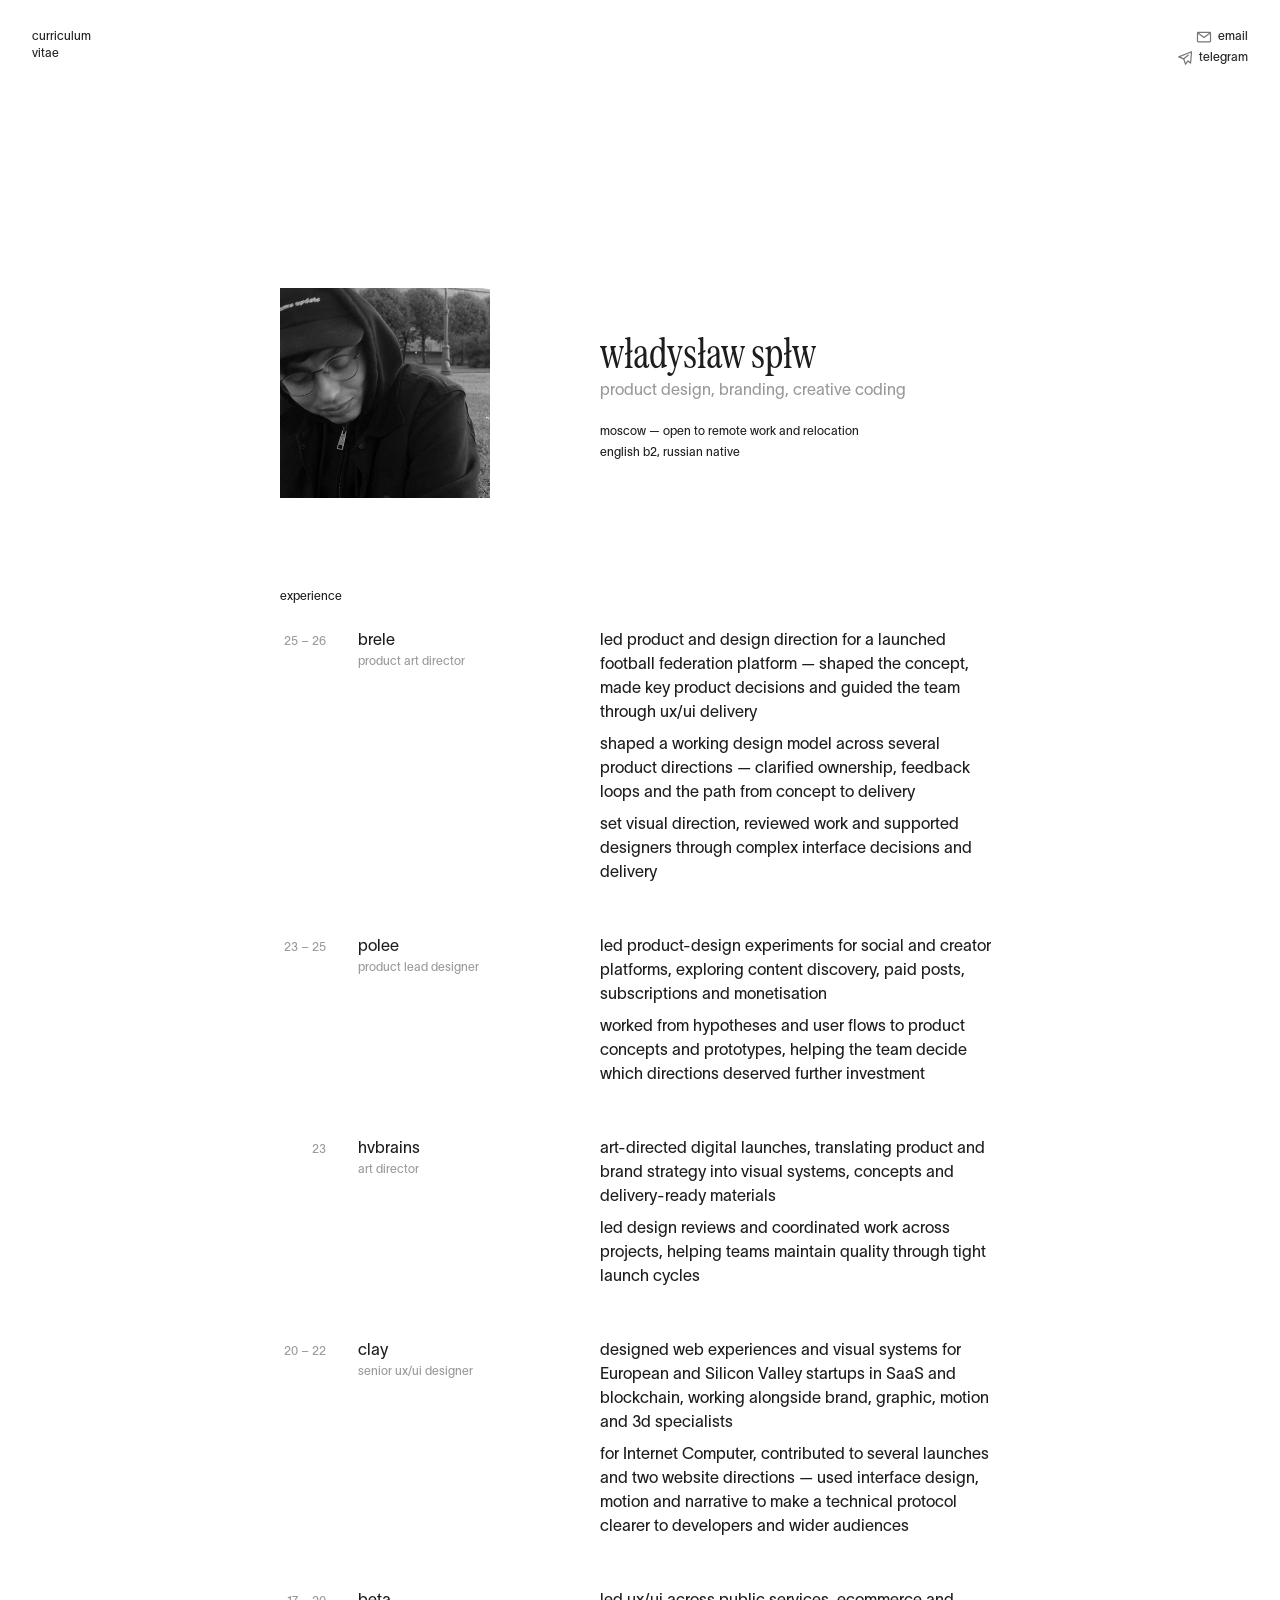
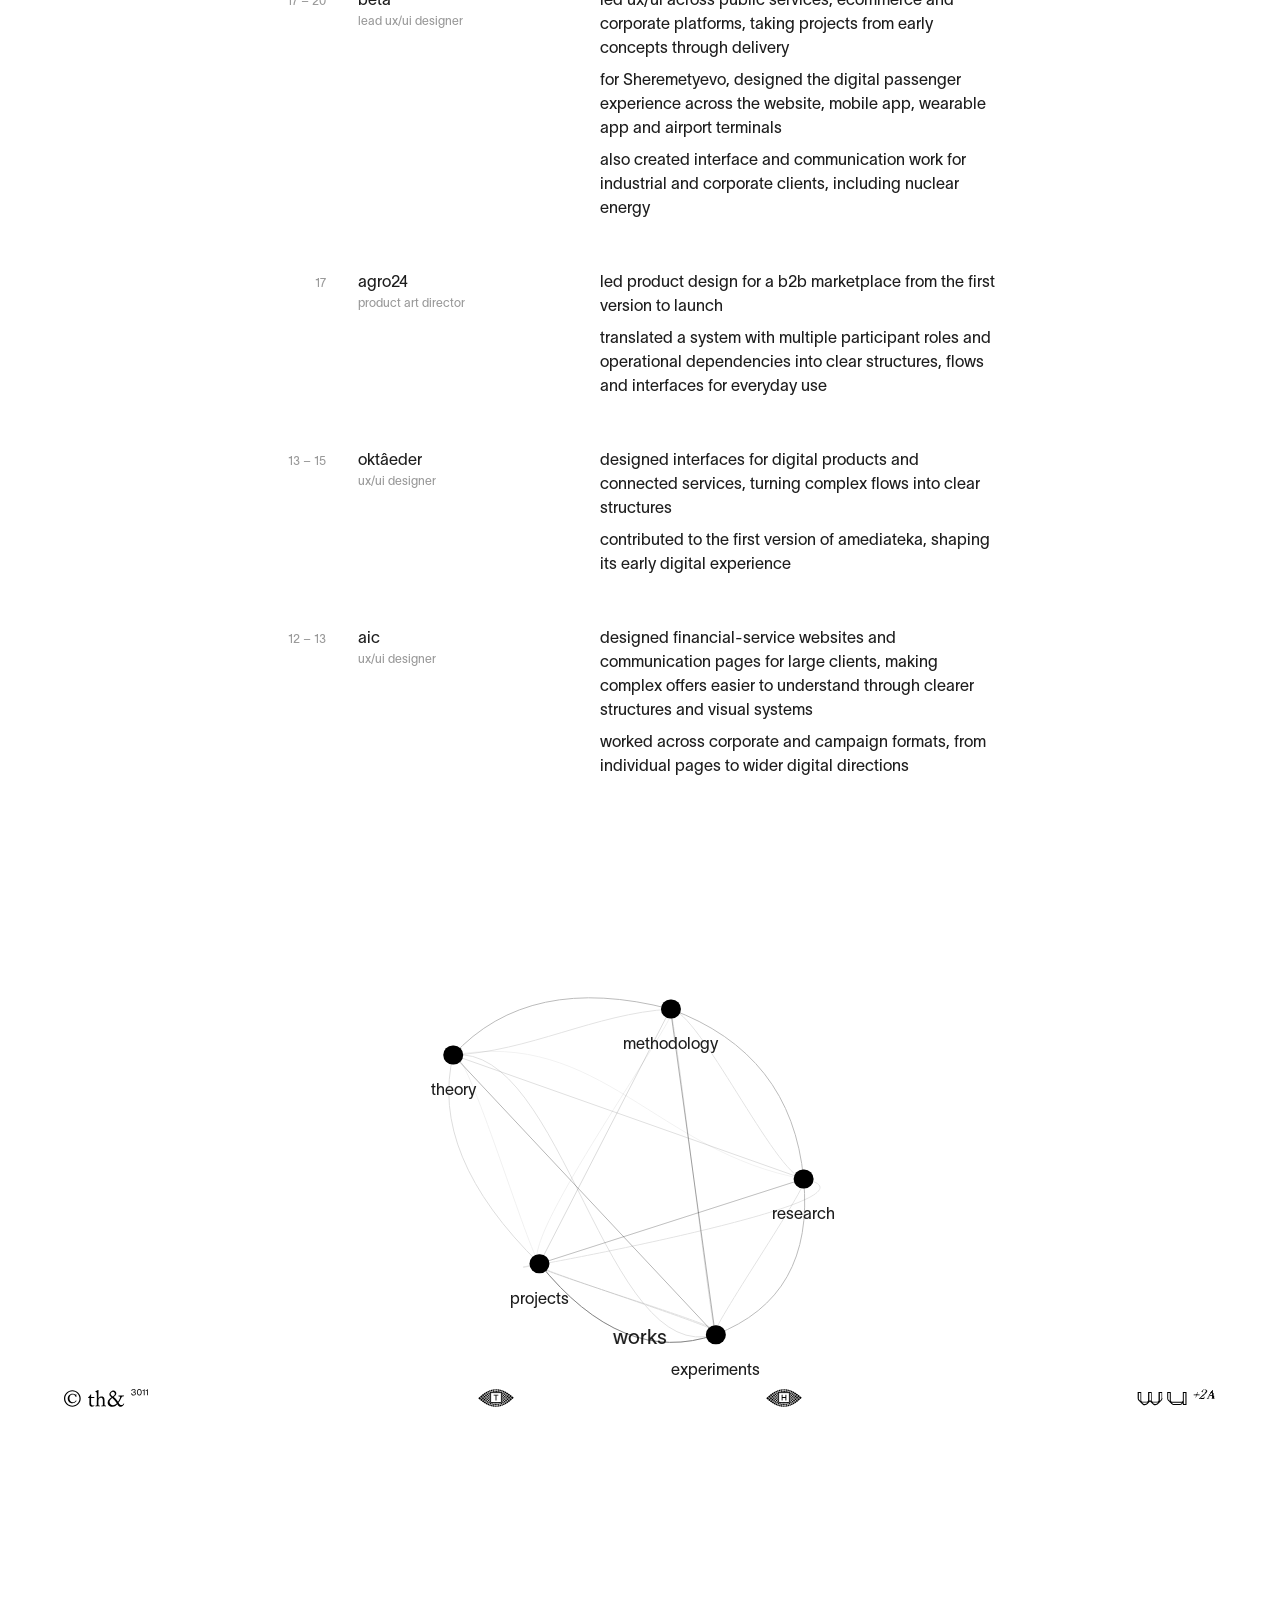
<file: cv/index.html>
<!DOCTYPE html><html lang="en"> <head><meta charset="utf-8"><meta name="viewport" content="width=device-width, initial-scale=1"><title>curriculum vitae — władysław spłw</title><meta name="description" content="Product design, branding and creative coding by Władysław Spłw"><link rel="canonical" href="https://wladysplaw.github.io/cv/"><link rel="icon" href="/favicon.ico" sizes="any"><link rel="icon" href="/favicon.svg" type="image/svg+xml"><link rel="apple-touch-icon" href="/apple-touch-icon.png"><meta property="og:title" content="curriculum vitae — władysław spłw"><meta property="og:description" content="Product design, branding and creative coding by Władysław Spłw"><meta property="og:type" content="website"><meta property="og:url" content="https://wladysplaw.github.io/cv/"><meta property="og:image" content="https://wladysplaw.github.io/og-image.png"><link rel="preload" href="/_astro/twk-lausanne-350.CjBLqPmm.otf" as="font" type="font/otf" crossorigin><link rel="preload" href="/_astro/twk-lausanne-450.C-neNIMP.otf" as="font" type="font/otf" crossorigin><link rel="preload" href="/_astro/serrif-compressed-regular.Cv_TXQAH.otf" as="font" type="font/otf" crossorigin><script>
      document.documentElement.classList.add("is-cv-loading");

      window.setTimeout(() => {
        const root = document.documentElement;
        if (!root.classList.contains("is-cv-loading")) return;

        root.classList.add("is-cv-ready");
        root.classList.remove("is-cv-loading");
        document.querySelectorAll(".cv [data-reveal]").forEach((element) => {
          element.classList.add("is-revealed");
        });
      }, 2200);
    </script><style>html.lenis,html.lenis body{height:auto}.lenis:not(.lenis-autoToggle).lenis-stopped{overflow:clip}.lenis [data-lenis-prevent],.lenis [data-lenis-prevent-wheel],.lenis [data-lenis-prevent-touch],.lenis [data-lenis-prevent-vertical],.lenis [data-lenis-prevent-horizontal]{overscroll-behavior:contain}.lenis.lenis-smooth iframe{pointer-events:none}.lenis.lenis-autoToggle{transition-property:overflow;transition-duration:1ms;transition-behavior:allow-discrete}
</style>
<link rel="stylesheet" href="/_astro/cv.BVwSjCsV.css"></head> <body> <div class="cv-page-loader" data-cv-page-loader aria-hidden="true"> <div class="cv-page-loader__bar"> <div class="cv-page-loader__progress cv-page-loader__progress--top" data-cv-loader-progress></div> <div class="cv-page-loader__progress cv-page-loader__progress--middle" data-cv-loader-progress></div> <div class="cv-page-loader__progress cv-page-loader__progress--bottom" data-cv-loader-progress></div> <img class="cv-page-loader__tail" src="/assets/loader_tail.png" alt=""> </div> </div> <div class="cv-shell" data-cv-shell>  <main class="cv" id="main-content"> <header class="cv__masthead"> <p>curriculum<br>vitae</p> <nav class="cv__masthead-links" aria-label="contact"> <a href="mailto:sprsplv@gmail.com" aria-label="email"> <span data-rising-ink aria-hidden="true">email</span> <svg viewBox="0 0 16 16" aria-hidden="true" data-cv-contact-icon="email"> <rect x="1.5" y="3.25" width="13" height="9.5" rx="0.75"></rect> <path d="m2.25 4.25 5.75 4.25 5.75-4.25"></path> </svg> </a> <a href="https://t.me/saysskyy" target="_blank" rel="noreferrer" aria-label="telegram"> <span data-rising-ink aria-hidden="true">telegram</span> <svg viewBox="0 0 16 16" aria-hidden="true" data-cv-contact-icon="telegram"> <path d="m14.5 1.75-12.75 5.1 4.9 1.95 1.95 5.45 2.3-3.3 2.7 2.05z"></path> <path d="m6.65 8.8 4.6-3.65"></path> </svg> </a> </nav> </header> <section class="cv__profile" aria-labelledby="cv-title" data-reveal style="--reveal-delay: 80ms;"> <figure class="cv__portrait"> <img src="/assets/cv/wladyslaw-portrait.jpeg" alt="Władysław Spłw"> </figure> <div class="cv__profile-copy"> <div> <h1 id="cv-title">władysław spłw</h1> <p class="cv__discipline">product design, branding, creative coding</p> </div> <div class="cv__profile-details"> <p>moscow — open to remote work and relocation</p> <p>english b2, russian native</p> </div> </div> </section> <section class="cv__experience" aria-labelledby="experience-title"> <h2 id="experience-title" data-reveal>experience</h2> <ol> <li data-reveal style="--reveal-delay: 0ms;"> <div class="cv__identity"> <p class="cv__period">25 – 26</p> <div> <h3 class="cv__company">brele</h3> <p class="cv__role">product art director</p> </div> </div> <div class="cv__summary"> <p>led product and design direction for a launched football federation platform — shaped the concept, made key product decisions and guided the team through ux/ui delivery</p><p>shaped a working design model across several product directions — clarified ownership, feedback loops and the path from concept to delivery</p><p>set visual direction, reviewed work and supported designers through complex interface decisions and delivery</p> </div> </li><li data-reveal style="--reveal-delay: 70ms;"> <div class="cv__identity"> <p class="cv__period">23 – 25</p> <div> <h3 class="cv__company">polee</h3> <p class="cv__role">product lead designer</p> </div> </div> <div class="cv__summary"> <p>led product-design experiments for social and creator platforms, exploring content discovery, paid posts, subscriptions and monetisation</p><p>worked from hypotheses and user flows to product concepts and prototypes, helping the team decide which directions deserved further investment</p> </div> </li><li data-reveal style="--reveal-delay: 140ms;"> <div class="cv__identity"> <p class="cv__period">23</p> <div> <h3 class="cv__company">hvbrains</h3> <p class="cv__role">art director</p> </div> </div> <div class="cv__summary"> <p>art-directed digital launches, translating product and brand strategy into visual systems, concepts and delivery-ready materials</p><p>led design reviews and coordinated work across projects, helping teams maintain quality through tight launch cycles</p> </div> </li><li data-reveal style="--reveal-delay: 210ms;"> <div class="cv__identity"> <p class="cv__period">20 – 22</p> <div> <h3 class="cv__company">clay</h3> <p class="cv__role">senior ux/ui designer</p> </div> </div> <div class="cv__summary"> <p>designed web experiences and visual systems for European and Silicon Valley startups in SaaS and blockchain, working alongside brand, graphic, motion and 3d specialists</p><p>for Internet Computer, contributed to several launches and two website directions — used interface design, motion and narrative to make a technical protocol clearer to developers and wider audiences</p> </div> </li><li data-reveal style="--reveal-delay: 280ms;"> <div class="cv__identity"> <p class="cv__period">17 – 20</p> <div> <h3 class="cv__company">beta</h3> <p class="cv__role">lead ux/ui designer</p> </div> </div> <div class="cv__summary"> <p>led ux/ui across public services, ecommerce and corporate platforms, taking projects from early concepts through delivery</p><p>for Sheremetyevo, designed the digital passenger experience across the website, mobile app, wearable app and airport terminals</p><p>also created interface and communication work for industrial and corporate clients, including nuclear energy</p> </div> </li><li data-reveal style="--reveal-delay: 280ms;"> <div class="cv__identity"> <p class="cv__period">17</p> <div> <h3 class="cv__company">agro24</h3> <p class="cv__role">product art director</p> </div> </div> <div class="cv__summary"> <p>led product design for a b2b marketplace from the first version to launch</p><p>translated a system with multiple participant roles and operational dependencies into clear structures, flows and interfaces for everyday use</p> </div> </li><li data-reveal style="--reveal-delay: 280ms;"> <div class="cv__identity"> <p class="cv__period">13 – 15</p> <div> <h3 class="cv__company">oktâeder</h3> <p class="cv__role">ux/ui designer</p> </div> </div> <div class="cv__summary"> <p>designed interfaces for digital products and connected services, turning complex flows into clear structures</p><p>contributed to the first version of amediateka, shaping its early digital experience</p> </div> </li><li data-reveal style="--reveal-delay: 280ms;"> <div class="cv__identity"> <p class="cv__period">12 – 13</p> <div> <h3 class="cv__company">aic</h3> <p class="cv__role">ux/ui designer</p> </div> </div> <div class="cv__summary"> <p>designed financial-service websites and communication pages for large clients, making complex offers easier to understand through clearer structures and visual systems</p><p>worked across corporate and campaign formats, from individual pages to wider digital directions</p> </div> </li> </ol> </section> <section class="cv-practice-map" data-cv-practice-map="methodology" aria-label="theory, methodology, research, experiments and projects form a connected practice" data-astro-cid-w5awqj22> <svg class="cv-practice-map__waves" aria-hidden="true" data-astro-cid-w5awqj22></svg> <div class="cv-practice-map__markers" aria-hidden="true" data-astro-cid-w5awqj22> <span class="cv-practice-map__dot" data-astro-cid-w5awqj22></span><span class="cv-practice-map__dot" data-astro-cid-w5awqj22></span><span class="cv-practice-map__dot" data-astro-cid-w5awqj22></span><span class="cv-practice-map__dot" data-astro-cid-w5awqj22></span><span class="cv-practice-map__dot" data-astro-cid-w5awqj22></span> </div> <div class="cv-practice-map__labels" aria-hidden="true" data-astro-cid-w5awqj22> <span class="cv-practice-map__label" data-astro-cid-w5awqj22>theory</span><span class="cv-practice-map__label" data-astro-cid-w5awqj22>methodology</span><span class="cv-practice-map__label" data-astro-cid-w5awqj22>research</span><span class="cv-practice-map__label" data-astro-cid-w5awqj22>experiments</span><span class="cv-practice-map__label" data-astro-cid-w5awqj22>projects</span> </div> </section>  <script type="module" src="/_astro/CvPracticeMap.astro_astro_type_script_index_0_lang.VnyRSwmw.js"></script> <section class="cv-works-region" data-cv-works-region> <footer class="cv-works-cta" data-cv-works-cta> <div class="cv-works-cta__stage" data-cv-works-stage> <a class="cv-works-cta__link" href="/product/" aria-label="works" data-cv-works-link data-rising-ink data-scroll-callout>works</a> </div> <div class="cv-works-cta__marks" aria-hidden="true"> <div class="cv-works-cta__mark cv-works-cta__mark--left"><img src="/assets/th.svg" alt=""></div> <div class="cv-works-cta__mark cv-works-cta__mark--center"><img src="/assets/t.svg" alt=""></div> <div class="cv-works-cta__mark cv-works-cta__mark--center"><img src="/assets/h.svg" alt=""></div> <div class="cv-works-cta__mark cv-works-cta__mark--right"><img src="/assets/wu.svg" alt=""></div> </div> </footer> </section>  <script type="module" src="/_astro/CvWorksCta.astro_astro_type_script_index_0_lang.H0mFHARX.js"></script> </main>  </div> <template data-smooth-scroll-runtime></template><script type="module" src="/_astro/SmoothScroll.astro_astro_type_script_index_0_lang.SjSQ9upa.js"></script>   <script defer src="https://static.cloudflareinsights.com/beacon.min.js" data-cf-beacon="{&quot;token&quot;: &quot;02fee581531d4823bc152e79f0cbbb73&quot;}"></script>   <script type="module" src="/_astro/CvLayout.astro_astro_type_script_index_0_lang.uo722Izr.js"></script> </body> </html>
</file>
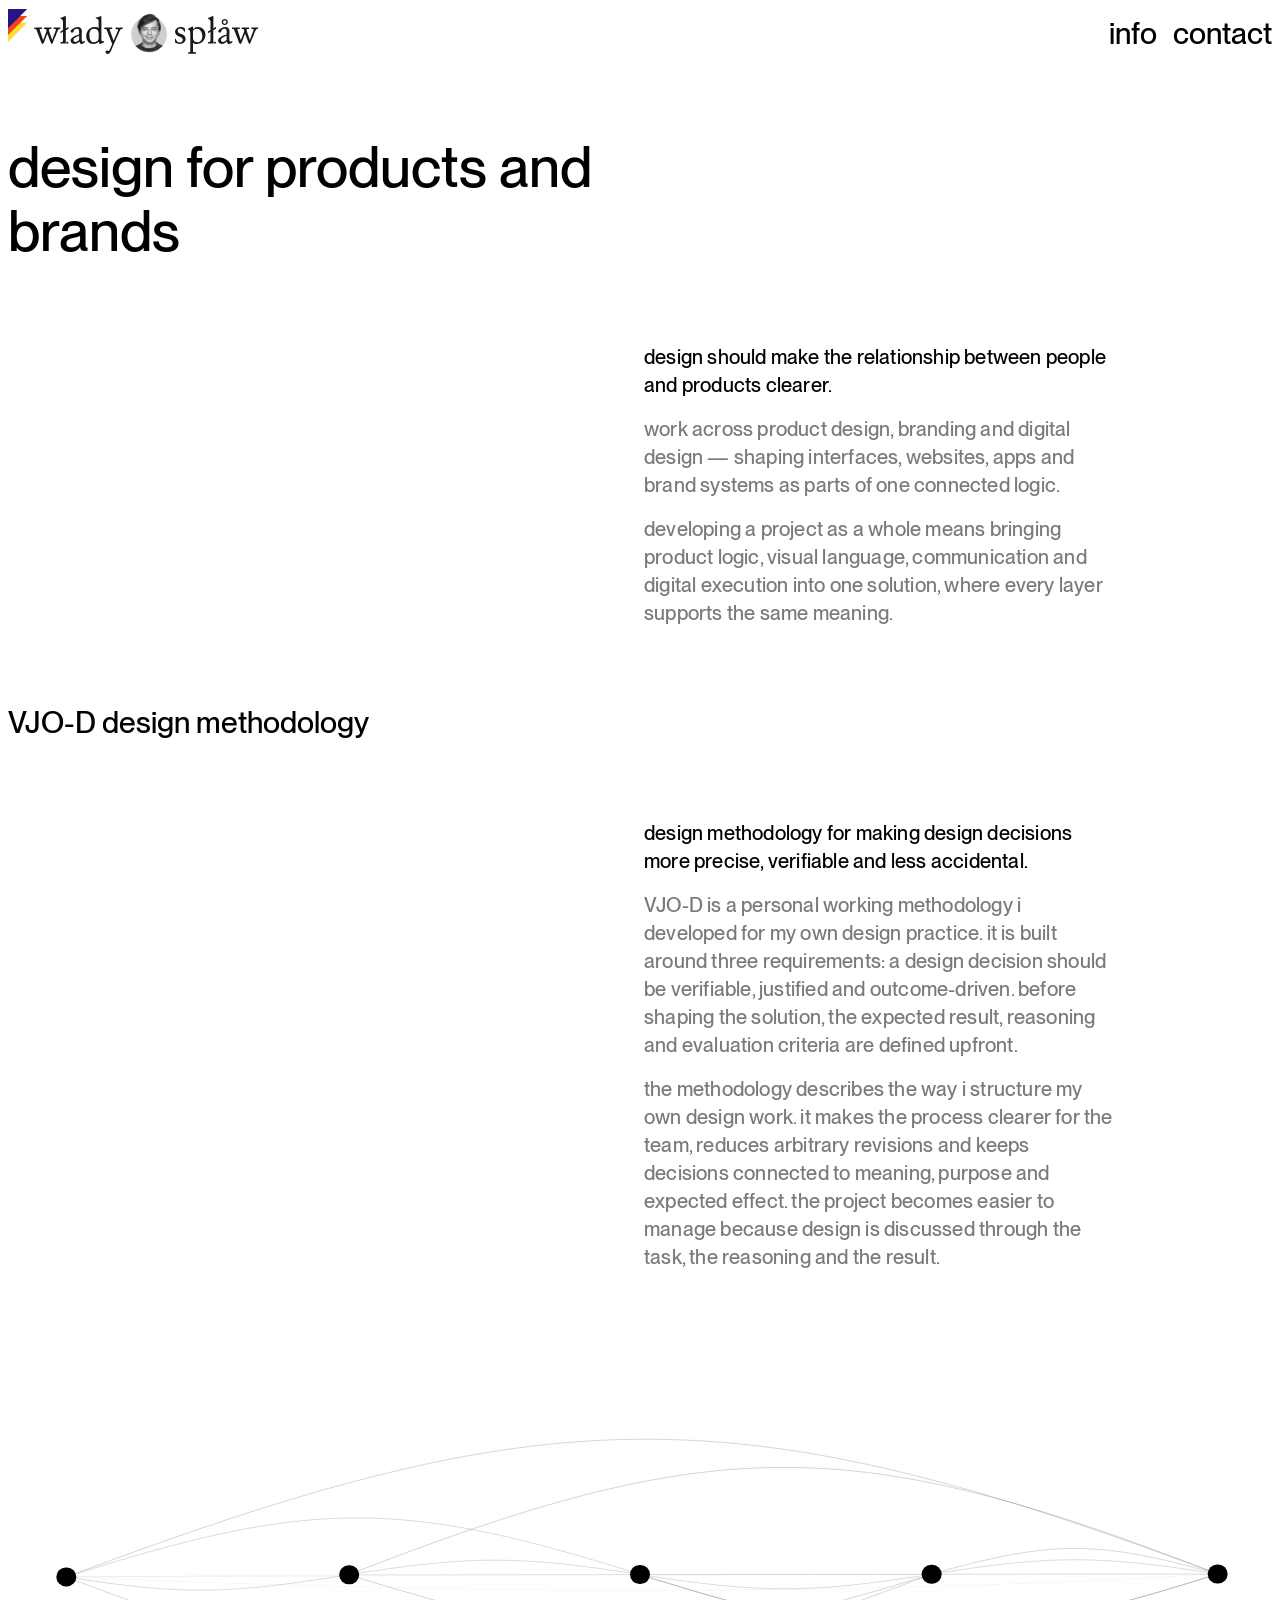
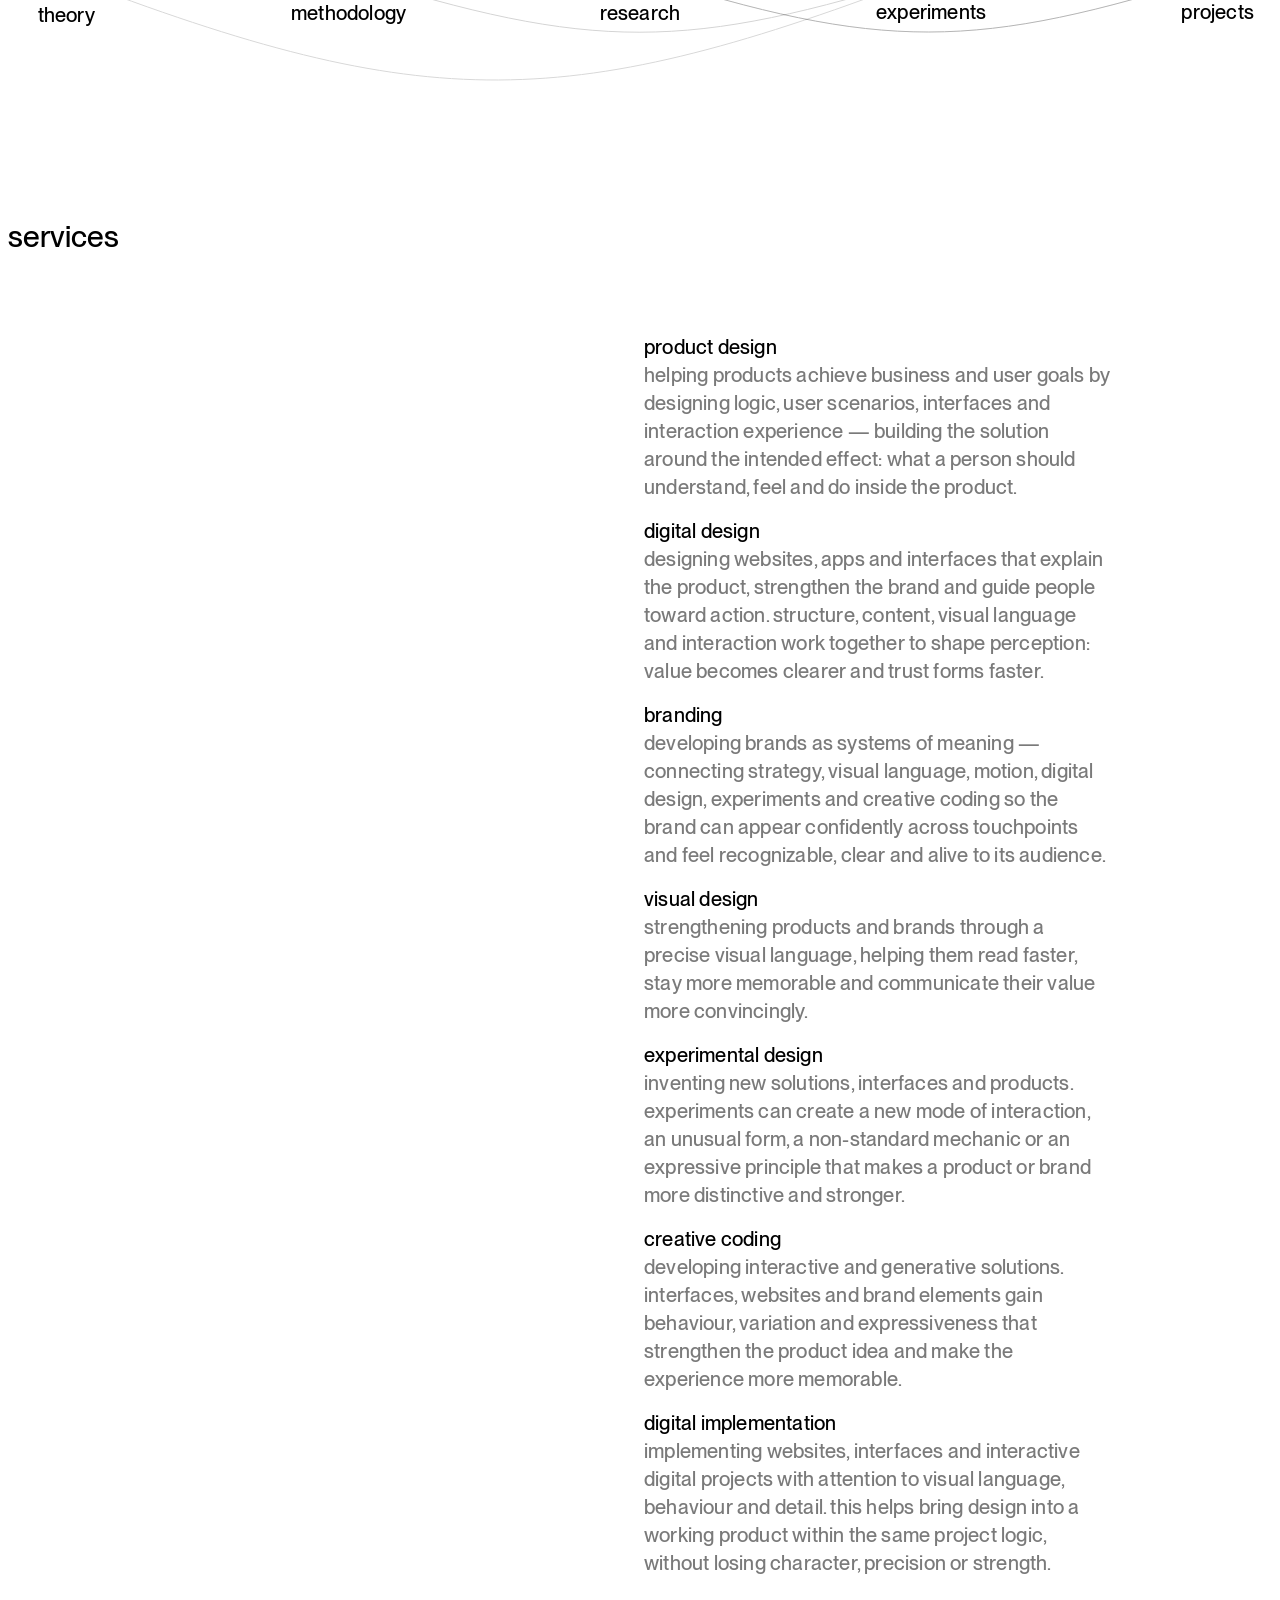
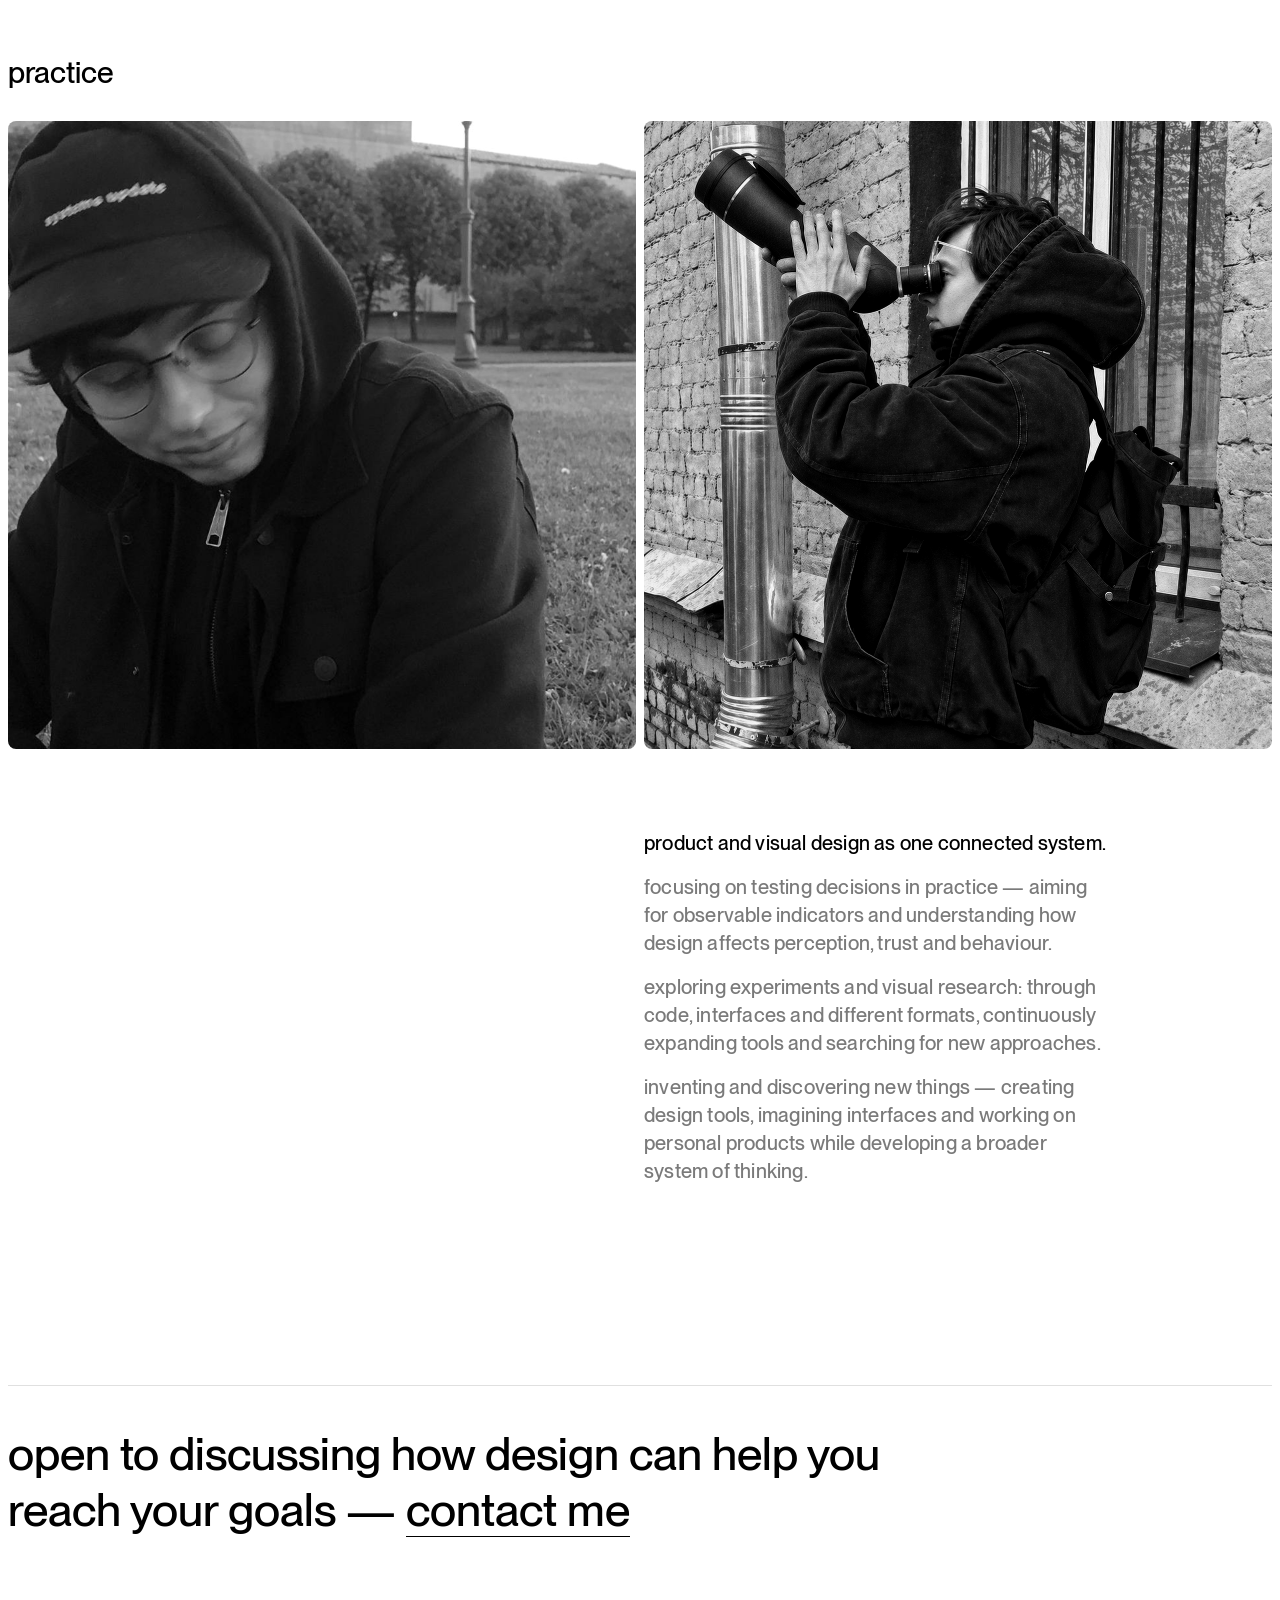
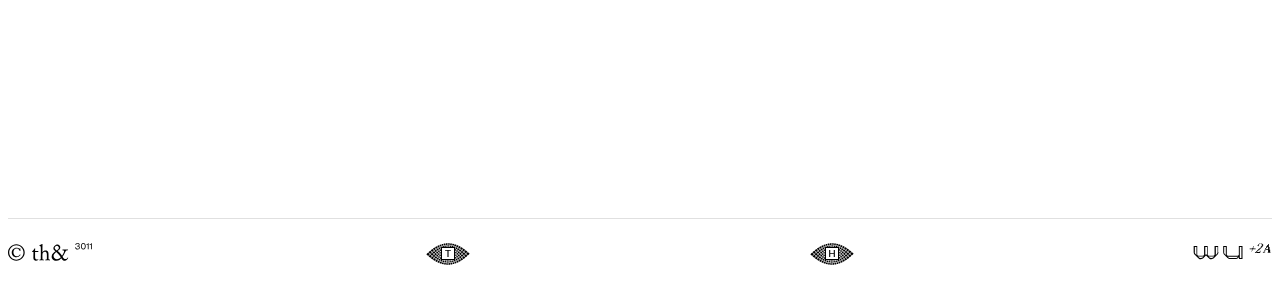
<file: info/index.html>
<!DOCTYPE html><html lang="en" data-astro-cid-334aqage> <head><meta charset="utf-8"><meta name="viewport" content="width=device-width, initial-scale=1"><title>about design practice — władysław</title><meta name="description" content="product, brand and digital design as one connected system"><meta name="robots" content="noindex, nofollow, noarchive, noimageindex"><meta name="googlebot" content="noindex, nofollow, noarchive, noimageindex"><link rel="canonical" href="https://wladysplaw.github.io/info/"><link rel="shortcut icon" href="/favicon.ico?v=3" type="image/x-icon"><link rel="icon" href="/favicon.ico?v=3" sizes="any" type="image/x-icon"><link rel="icon" href="/favicon.svg?v=3" type="image/svg+xml"><link rel="apple-touch-icon" href="/apple-touch-icon.png?v=3"><meta property="og:title" content="about design practice — władysław"><meta property="og:description" content="product, brand and digital design as one connected system"><meta property="og:type" content="website"><meta property="og:url" content="https://wladysplaw.github.io/info/"><meta property="og:image" content="https://wladysplaw.github.io/og-image.png"><meta property="og:image:width" content="1200"><meta property="og:image:height" content="630"><meta name="twitter:card" content="summary_large_image"><meta name="twitter:title" content="about design practice — władysław"><meta name="twitter:description" content="product, brand and digital design as one connected system"><meta name="twitter:image" content="https://wladysplaw.github.io/og-image.png"><link rel="preload" href="/fonts/PPNeueMontreal-Regular.ttf" as="font" type="font/ttf" crossorigin><link rel="preload" href="/fonts/PPNeueMontreal-Medium.ttf" as="font" type="font/ttf" crossorigin><link rel="preload" href="/fonts/PPNeueMontreal-Bold.ttf" as="font" type="font/ttf" crossorigin><script>
      if (new URLSearchParams(window.location.search).get("grid") === "1") {
        document.documentElement.classList.add("is-grid-debug");
      }
    </script><link rel="stylesheet" href="/_astro/_slug_.BzxdztJN.css">
<link rel="stylesheet" href="/_astro/info.K3HU1IEE.css"></head> <body data-astro-cid-334aqage> <main class="page" data-astro-cid-334aqage> <div class="site-header-shell" data-site-header-shell data-astro-cid-ctg3m53h> <header class="site-header" data-site-header data-astro-cid-ctg3m53h> <div class="site-header__left" data-astro-cid-ctg3m53h> <a class="site-header__brand" href="/" aria-label="Władysław" data-astro-cid-ctg3m53h> <picture class="site-header__brand-mobile-picture" data-astro-cid-ctg3m53h> <source media="(max-width: 900px)" srcset="/assets/ml.svg" data-astro-cid-ctg3m53h> <img class="site-header__brand-mobile-image" src="/assets/ml.svg" alt="" data-astro-cid-ctg3m53h> </picture> <span class="site-header__brand-composite" aria-hidden="true" data-astro-cid-ctg3m53h> <img class="site-header__brand-part site-header__brand-part--left" src="/assets/logo 1.svg" alt="" data-astro-cid-ctg3m53h> <span class="site-header__brand-face" aria-hidden="true" data-astro-cid-ctg3m53h> <img class="site-header__brand-face-image site-header__brand-face-image--one" src="/assets/me01.png" alt="" loading="eager" decoding="sync" fetchpriority="high" data-astro-cid-ctg3m53h> <img class="site-header__brand-face-image site-header__brand-face-image--two" src="/assets/me02.png" alt="" loading="eager" decoding="sync" fetchpriority="high" data-astro-cid-ctg3m53h> <img class="site-header__brand-face-image site-header__brand-face-image--three" src="/assets/me03.png" alt="" loading="eager" decoding="sync" fetchpriority="high" data-astro-cid-ctg3m53h> </span> <img class="site-header__brand-part site-header__brand-part--right" src="/assets/logo 2.svg" alt="" data-astro-cid-ctg3m53h> </span> </a>  </div> <nav class="site-header__nav" aria-label="Primary" data-astro-cid-ctg3m53h> <a href="/info/" data-astro-cid-ctg3m53h>info</a> <a href="https://t.me/saysskyy" target="_blank" rel="noopener noreferrer" data-astro-cid-ctg3m53h>contact</a> </nav> </header> </div>   <script type="module">(()=>{const m=e=>{if(!e)return;const t=new Image;t.decoding="sync",t.loading="eager",t.src=e};document.querySelectorAll(".site-header__brand-face-image").forEach(e=>{e instanceof HTMLImageElement&&m(e.currentSrc||e.src)});const s=document.querySelector(".site-header__brand");if(s instanceof HTMLElement){let e=0;const t=()=>{e+=1,s.classList.add("is-face-hovered"),s.classList.toggle("is-face-rare-hover",e%5===0)},n=()=>{s.classList.remove("is-face-hovered","is-face-rare-hover")};s.addEventListener("mouseenter",t),s.addEventListener("mouseleave",n),s.addEventListener("focusin",t),s.addEventListener("focusout",n)}const a=document.querySelector("[data-site-header]");if(!(a instanceof HTMLElement))return;const v=2;let r=window.scrollY,o=0,d=0,c=!1;const l=()=>{const e=a.offsetHeight,t=parseFloat(window.getComputedStyle(a).top)||0;d=e+t+15},f=()=>{a.style.setProperty("--header-offset",`${o}px`)},h=e=>{a.dataset.atTop=e?"true":"false"},u=e=>{a.dataset.surface=e?"true":"false"},i=()=>{const e=window.scrollY,t=e-r,n=e<=v;if(h(n),n){o=0,f(),u(!1),r=e;return}t!==0&&(o=Math.min(Math.max(o+t,0),d),f()),u(!n),r=e},p=()=>{c||(c=!0,requestAnimationFrame(()=>{i(),c=!1}))},L=()=>{l(),i()};l(),i(),window.addEventListener("scroll",p,{passive:!0}),window.addEventListener("resize",L)})();</script> <section class="section intro-frame" data-astro-cid-334aqage> <div class="eight-grid" data-astro-cid-334aqage> <h1 class="page-title cols-1-4" data-reveal data-astro-cid-334aqage>design for products and brands</h1> </div> <div class="eight-grid split-row intro-row" data-astro-cid-334aqage> <div class="right-copy cols-5-7" data-reveal data-astro-cid-334aqage> <p class="lead" data-astro-cid-334aqage>design should make the relationship between people and products clearer.</p> <p class="body" data-astro-cid-334aqage>work across product design, branding and digital design — shaping interfaces, websites, apps and brand systems as parts of one connected logic.</p><p class="body" data-astro-cid-334aqage>developing a project as a whole means bringing product logic, visual language, communication and digital execution into one solution, where every layer supports the same meaning.</p> </div> </div> </section><section class="section methodology-intro" data-astro-cid-334aqage> <div class="eight-grid" data-astro-cid-334aqage> <h2 class="section-title cols-1-4" data-reveal data-astro-cid-334aqage> <span data-astro-cid-334aqage>VJO-D design methodology</span> </h2> </div> <div class="eight-grid split-row methodology-intro-row" style="margin-top: 80px;" data-astro-cid-334aqage> <div class="right-copy cols-5-7" data-reveal data-astro-cid-334aqage> <p class="lead" data-astro-cid-334aqage>design methodology for making design decisions more precise, verifiable and less accidental.</p> <p class="body" data-astro-cid-334aqage>VJO-D is a personal working methodology i developed for my own design practice. it is built around three requirements: a design decision should be verifiable, justified and outcome-driven. before shaping the solution, the expected result, reasoning and evaluation criteria are defined upfront.</p><p class="body" data-astro-cid-334aqage>the methodology describes the way i structure my own design work. it makes the process clearer for the team, reduces arbitrary revisions and keeps decisions connected to meaning, purpose and expected effect. the project becomes easier to manage because design is discussed through the task, the reasoning and the result.</p> </div> </div> </section><section class="section methodology-section" data-reveal data-astro-cid-334aqage> <div class="methodology" data-astro-cid-334aqage> <svg class="methodology-waves" data-methodology-waves aria-hidden="true" data-astro-cid-334aqage></svg> <div class="stage-markers" aria-hidden="true" data-astro-cid-334aqage> <div class="stage-dot" data-astro-cid-334aqage></div><div class="stage-dot" data-astro-cid-334aqage></div><div class="stage-dot" data-astro-cid-334aqage></div><div class="stage-dot" data-astro-cid-334aqage></div><div class="stage-dot" data-astro-cid-334aqage></div> </div> <div class="stage-labels" data-astro-cid-334aqage> <div class="stage-label" data-astro-cid-334aqage>theory</div><div class="stage-label" data-astro-cid-334aqage>methodology</div><div class="stage-label" data-astro-cid-334aqage>research</div><div class="stage-label" data-astro-cid-334aqage>experiments</div><div class="stage-label" data-astro-cid-334aqage>projects</div> </div> </div> </section><section class="section services-section" data-astro-cid-334aqage> <div class="eight-grid" data-astro-cid-334aqage> <h2 class="section-title services-title cols-1-4" data-reveal data-astro-cid-334aqage>services</h2> </div> <div class="eight-grid split-row services-row" style="margin-top: 80px;" data-astro-cid-334aqage> <div class="service-list cols-5-7" data-astro-cid-334aqage> <article class="service" data-reveal style="--reveal-delay:0ms;" data-astro-cid-334aqage> <h3 data-astro-cid-334aqage>product design</h3> <p data-astro-cid-334aqage>helping products achieve business and user goals by designing logic, user scenarios, interfaces and interaction experience — building the solution around the intended effect: what a person should understand, feel and do inside the product.</p> </article><article class="service" data-reveal style="--reveal-delay:60ms;" data-astro-cid-334aqage> <h3 data-astro-cid-334aqage>digital design</h3> <p data-astro-cid-334aqage>designing websites, apps and interfaces that explain the product, strengthen the brand and guide people toward action. structure, content, visual language and interaction work together to shape perception: value becomes clearer and trust forms faster.</p> </article><article class="service" data-reveal style="--reveal-delay:120ms;" data-astro-cid-334aqage> <h3 data-astro-cid-334aqage>branding</h3> <p data-astro-cid-334aqage>developing brands as systems of meaning — connecting strategy, visual language, motion, digital design, experiments and creative coding so the brand can appear confidently across touchpoints and feel recognizable, clear and alive to its audience.</p> </article><article class="service" data-reveal style="--reveal-delay:180ms;" data-astro-cid-334aqage> <h3 data-astro-cid-334aqage>visual design</h3> <p data-astro-cid-334aqage>strengthening products and brands through a precise visual language, helping them read faster, stay more memorable and communicate their value more convincingly.</p> </article><article class="service" data-reveal style="--reveal-delay:240ms;" data-astro-cid-334aqage> <h3 data-astro-cid-334aqage>experimental design</h3> <p data-astro-cid-334aqage>inventing new solutions, interfaces and products. experiments can create a new mode of interaction, an unusual form, a non-standard mechanic or an expressive principle that makes a product or brand more distinctive and stronger.</p> </article><article class="service" data-reveal style="--reveal-delay:240ms;" data-astro-cid-334aqage> <h3 data-astro-cid-334aqage>creative coding</h3> <p data-astro-cid-334aqage>developing interactive and generative solutions. interfaces, websites and brand elements gain behaviour, variation and expressiveness that strengthen the product idea and make the experience more memorable.</p> </article><article class="service" data-reveal style="--reveal-delay:240ms;" data-astro-cid-334aqage> <h3 data-astro-cid-334aqage>digital implementation</h3> <p data-astro-cid-334aqage>implementing websites, interfaces and interactive digital projects with attention to visual language, behaviour and detail. this helps bring design into a working product within the same project logic, without losing character, precision or strength.</p> </article> </div> </div> </section><section class="section eight-grid" data-astro-cid-334aqage> <h2 class="team-title cols-1-4" data-reveal data-astro-cid-334aqage>practice</h2> <div class="team-grid is-aligned" style="--team-count:2;--team-span:4;" data-astro-cid-334aqage> <article class="team-card" data-reveal style="--reveal-delay:0ms;" data-astro-cid-334aqage> <div class="team-photo is-muted" data-astro-cid-334aqage> <img src="/photo/01.png" alt="" loading="lazy" decoding="async" onload="this.closest('.team-photo')?.classList.add('is-loaded')" data-astro-cid-334aqage> </div> </article><article class="team-card" data-reveal style="--reveal-delay:60ms;" data-astro-cid-334aqage> <div class="team-photo is-muted" data-astro-cid-334aqage> <img src="/photo/02.png" alt="" loading="lazy" decoding="async" onload="this.closest('.team-photo')?.classList.add('is-loaded')" data-astro-cid-334aqage> </div> </article> </div> </section><section class="section" data-astro-cid-334aqage> <div class="eight-grid split-row" data-astro-cid-334aqage> <div class="closing-copy cols-5-7" data-reveal data-astro-cid-334aqage> <p class="lead" data-astro-cid-334aqage>product and visual design as one connected system.</p> <p class="body" data-astro-cid-334aqage>focusing on testing decisions in practice — aiming for observable indicators and understanding how design affects perception, trust and behaviour.</p><p class="body" data-astro-cid-334aqage>exploring experiments and visual research: through code, interfaces and different formats, continuously expanding tools and searching for new approaches.</p><p class="body" data-astro-cid-334aqage>inventing and discovering new things — creating design tools, imagining interfaces and working on personal products while developing a broader system of thinking.</p> </div> </div> </section><section class="cta-footer" data-astro-cid-xcqfbspz> <div class="cta-footer__band" data-astro-cid-xcqfbspz> <div class="cta-footer__grid" data-astro-cid-xcqfbspz> <p class="cta-footer__copy" data-reveal data-astro-cid-xcqfbspz> open to discussing how design can help you reach your goals — <a class="cta-footer__link" href="https://t.me/saysskyy" target="_blank" rel="noopener noreferrer" data-astro-cid-xcqfbspz> contact me</a> </p> </div> </div> <div class="cta-footer__surface" data-astro-cid-xcqfbspz> <footer class="site-footer" data-astro-cid-gcn2mc3v> <div class="site-footer__slot site-footer__slot--left" aria-hidden="true" data-astro-cid-gcn2mc3v> <img class="site-footer__lockup" src="/assets/th.svg" alt="" data-astro-cid-gcn2mc3v> </div> <div class="site-footer__slot site-footer__slot--eye" aria-hidden="true" data-astro-cid-gcn2mc3v> <img class="site-footer__eye-image" src="/assets/t.svg" alt="" data-astro-cid-gcn2mc3v> </div> <div class="site-footer__slot site-footer__slot--eye" aria-hidden="true" data-astro-cid-gcn2mc3v> <img class="site-footer__eye-image" src="/assets/h.svg" alt="" data-astro-cid-gcn2mc3v> </div> <div class="site-footer__slot site-footer__slot--right" aria-hidden="true" data-astro-cid-gcn2mc3v> <img class="site-footer__glyph" src="/assets/wu.svg" alt="" data-astro-cid-gcn2mc3v> </div> </footer>  </div> </section>  </main> <script type="module" src="/_astro/info-page.astro_astro_type_script_index_0_lang.8X7mi6jl.js"></script>   <script defer src="https://static.cloudflareinsights.com/beacon.min.js" data-cf-beacon="{&quot;token&quot;: &quot;02fee581531d4823bc152e79f0cbbb73&quot;}"></script>   </body></html>
</file>
<file: _astro/_slug_.BzxdztJN.css>
@font-face{font-family:PP Neue Montreal;src:url(/fonts/PPNeueMontreal-Regular.ttf) format("truetype");font-weight:400;font-style:normal;font-display:block}@font-face{font-family:PP Neue Montreal;src:url(/fonts/PPNeueMontreal-Medium.ttf) format("truetype");font-weight:500;font-style:normal;font-display:block}@font-face{font-family:PP Neue Montreal;src:url(/fonts/PPNeueMontreal-Bold.ttf) format("truetype");font-weight:700;font-style:normal;font-display:block}:root{--page-bg: #ffffff;--text: #000000;--text-grey: #7a7a7a;--stroke-grey: #e0e0e0;--fill-grey: #ededed;--round: 8px;--grid-columns: 8;--grid-margin: 8px;--grid-gutter: 8px;--page-width: 100%;--content-width: calc(var(--page-width) - (var(--grid-margin) * 2));--grid-column-width: calc( (var(--content-width) - (var(--grid-gutter) * (var(--grid-columns) - 1))) / var(--grid-columns) );--grid-template-columns: repeat(var(--grid-columns), minmax(0, 1fr));--span-1: var(--grid-column-width);--span-2: calc((var(--grid-column-width) * 2) + (var(--grid-gutter) * 1));--span-3: calc((var(--grid-column-width) * 3) + (var(--grid-gutter) * 2));--span-4: calc((var(--grid-column-width) * 4) + (var(--grid-gutter) * 3));--span-5: calc((var(--grid-column-width) * 5) + (var(--grid-gutter) * 4));--span-6: calc((var(--grid-column-width) * 6) + (var(--grid-gutter) * 5));--span-7: calc((var(--grid-column-width) * 7) + (var(--grid-gutter) * 6));--span-8: var(--content-width);--project-grid-columns: 4;--project-grid-gutter: 4px;--project-column: calc( (var(--content-width) - (var(--project-grid-gutter) * (var(--project-grid-columns) - 1))) / var(--project-grid-columns) );--project-grid-template-columns: repeat(var(--project-grid-columns), minmax(0, 1fr));--half-grid: var(--span-4);--text-column: calc(var(--span-3) - 1px);--card-column: var(--span-2);--hero-title-width: var(--span-5);--info-title-width: var(--span-4);--info-hero-height: 576px;--cta-width: var(--span-6);--full-row-width: var(--span-8);--split-row-height: 368px;--method-copy-height: 312px;--method-copy-pr: 180px;--basic-strong-height: 84px;--basic-copy-height: 112px;--section-title-height: 32px;--team-row-height: 444px;--footer-row-height: 72px;--footer-eye-width: 44px;--footer-eye-height: 22px;--meta-dot-size: 4px;--grid-overlay-background: none;--grid-debug-background: linear-gradient( 90deg, rgba(255, 0, 0, .12) 0, rgba(255, 0, 0, .12) calc(100% - var(--grid-gutter)), rgba(0, 0, 255, .08) calc(100% - var(--grid-gutter)), rgba(0, 0, 255, .08) 100% ) 0 0 / calc((100% + var(--grid-gutter)) / var(--grid-columns)) 100% repeat-x;--space-0: 0;--space-4: 4px;--space-8: 8px;--space-10: 10px;--space-16: 16px;--space-24: 24px;--space-28: 28px;--space-40: 40px;--space-48: 48px;--space-80: 80px;--space-100: 100px;--space-104: 104px;--space-140: 140px;--space-180: 180px;--space-200: 200px;--space-280: 280px;--bg: var(--page-bg);--muted: var(--text-grey);--line: var(--stroke-grey);--soft: var(--fill-grey);--radius: var(--round);--font-sans: "PP Neue Montreal", "Helvetica Neue", Arial, sans-serif;--font-serif: "Williams Caslon Text", Georgia, serif;--weight-regular: 400;--weight-medium: 500;--weight-bold: 700;--type-h1-size: clamp(42px, 10.6vw, 58px);--type-h1-line: 1.1;--type-h1-track: 0;--type-h1-weight: var(--weight-medium);--type-h2-size: 46px;--type-h2-line: 56px;--type-h2-track: 0;--type-h2-weight: var(--weight-medium);--type-h3-size: 30px;--type-h3-line: 32px;--type-h3-track: 0;--type-h3-weight: var(--weight-medium);--type-h4-size: 24px;--type-h4-line: 28px;--type-h4-track: 0;--type-h4-weight: var(--weight-medium);--type-h5-size: 20px;--type-h5-line: 28px;--type-h5-track: .01em;--type-h5-weight: var(--weight-bold);--type-basic-size: 20px;--type-basic-line: 28px;--type-basic-track: .01em;--type-basic-weight: var(--weight-medium);--type-numbers-size: 14px;--type-numbers-line: 28px;--type-numbers-track: .04em;--type-numbers-weight: var(--weight-medium);--type-caption-size: 15px;--type-caption-line: 16px;--type-caption-track: 0;--type-caption-weight: var(--weight-regular);--type-minimal-size: 17px;--type-minimal-line: 24px;--type-minimal-track: .01em;--type-minimal-weight: var(--weight-medium)}:root{--type-h1-size: clamp(42px, 13.1vw, 48px);--type-h1-line: 1.05}@media(min-width:320px){:root{--type-h1-size: clamp(48px, 7.3vw, 56px);--type-h1-line: 1.05}}@media(min-width:768px){:root{--type-h1-size: clamp(56px, 4.44vw, 64px);--type-h1-line: 1.12}}@media(min-width:1440px){:root{--type-h1-size: clamp(64px, 4vw, 88px);--type-h1-line: 1.15}}*{box-sizing:border-box}html,body{margin:0;padding:0;background:var(--page-bg);color:var(--text);overflow-x:clip}html{scroll-behavior:smooth;scroll-padding-top:96px}[id]{scroll-margin-top:96px}@media(prefers-reduced-motion:reduce){html{scroll-behavior:auto}}body{font-family:var(--font-sans);font-weight:var(--weight-regular);font-synthesis:none;-webkit-font-smoothing:antialiased}html.is-grid-debug{--grid-overlay-background: var(--grid-debug-background)}a{color:inherit;text-decoration:none}img{display:block;max-width:100%}h1,h2,h3,h4,h5,p,ul,ol{margin:0}.type-h1{font-size:var(--type-h1-size);line-height:var(--type-h1-line);letter-spacing:var(--type-h1-track);font-weight:var(--type-h1-weight)}.type-h2{font-size:var(--type-h2-size);line-height:var(--type-h2-line);letter-spacing:var(--type-h2-track);font-weight:var(--type-h2-weight)}.type-h3{font-size:var(--type-h3-size);line-height:var(--type-h3-line);letter-spacing:var(--type-h3-track);font-weight:var(--type-h3-weight)}.type-h4{font-size:var(--type-h4-size);line-height:var(--type-h4-line);letter-spacing:var(--type-h4-track);font-weight:var(--type-h4-weight)}.type-h5{font-size:var(--type-h5-size);line-height:var(--type-h5-line);letter-spacing:var(--type-h5-track);font-weight:var(--type-h5-weight)}.type-basic{font-size:var(--type-basic-size);line-height:var(--type-basic-line);letter-spacing:var(--type-basic-track);font-weight:var(--type-basic-weight)}.type-caption{font-size:var(--type-caption-size);line-height:var(--type-caption-line);letter-spacing:var(--type-caption-track);font-weight:var(--type-caption-weight)}.type-minimal{font-size:var(--type-minimal-size);line-height:var(--type-minimal-line);letter-spacing:var(--type-minimal-track);font-weight:var(--type-minimal-weight)}.type-numbers{font-size:var(--type-numbers-size);line-height:var(--type-numbers-line);letter-spacing:var(--type-numbers-track);font-weight:var(--type-numbers-weight)}[data-reveal]{opacity:0;transform:translateY(var(--reveal-distance, 24px));transition:opacity var(--reveal-duration, .62s) ease,transform var(--reveal-duration, .62s) cubic-bezier(.22,1,.36,1);transition-delay:var(--reveal-delay, 0ms);will-change:opacity,transform}[data-reveal].is-revealed{opacity:1;transform:translateY(0)}@media(prefers-reduced-motion:reduce){[data-reveal]{opacity:1;transform:none;transition:none;will-change:auto}}@media(max-width:900px){.site-header[data-astro-cid-ctg3m53h]{display:flex;justify-content:space-between;align-items:flex-start;width:calc(100vw - 16px);min-height:46px;column-gap:0}.site-header__left[data-astro-cid-ctg3m53h]{grid-column:auto;gap:8px;align-items:flex-start;width:auto;flex:0 0 auto}.site-header__brand[data-astro-cid-ctg3m53h]{--site-logo-width: 19px;--site-logo-height: 46px;width:19px!important;height:46px!important;overflow:visible;flex:0 0 19px!important}.site-header__brand-composite[data-astro-cid-ctg3m53h]{display:none!important}.site-header__brand-mobile-picture[data-astro-cid-ctg3m53h],.site-header__brand-mobile-image[data-astro-cid-ctg3m53h]{display:block!important;width:19px!important;height:46px!important;object-fit:contain;max-width:none!important}.site-header__partner[data-astro-cid-ctg3m53h]{gap:8px;min-height:46px;overflow:visible;flex:0 0 auto;align-items:flex-start;padding-top:0}.site-header__partner-divider[data-astro-cid-ctg3m53h],.site-header__partner-divider-image[data-astro-cid-ctg3m53h]{width:12px;height:12px;flex:0 0 12px;transform:translateY(11px)}.site-header__partner-mark[data-astro-cid-ctg3m53h]{display:none!important}.site-header__partner-name-picture[data-astro-cid-ctg3m53h],.site-header__partner-name-image[data-astro-cid-ctg3m53h]{display:block!important;width:30px!important;height:30px!important;max-width:none!important;object-fit:contain;transform:none!important;flex:0 0 30px!important}.site-header__nav[data-astro-cid-ctg3m53h]{grid-column:auto;justify-self:auto;gap:12px;padding-left:0;min-height:46px;flex:0 0 auto;align-items:flex-start;padding-top:2px}}.site-header-shell[data-astro-cid-ctg3m53h]{position:relative;height:48px;z-index:2000}.site-header[data-astro-cid-ctg3m53h]{position:fixed;top:8px;left:50%;z-index:1000;box-sizing:border-box;width:min(calc(var(--page-width) - 16px),calc(100vw - 16px));padding:0;display:grid;grid-template-columns:var(--grid-template-columns);column-gap:var(--grid-gutter);align-items:center;min-height:40px;background:transparent;transform:translate3d(-50%,calc(var(--header-offset, 0px) * -1),0)}.site-header[data-astro-cid-ctg3m53h]:before{content:"";position:absolute;inset:-8px -8px -10px;background:#fff;opacity:0;pointer-events:none;z-index:-1;transition:opacity .14s linear}.site-header[data-astro-cid-ctg3m53h][data-surface=true]:before{opacity:1}.site-header__left[data-astro-cid-ctg3m53h]{grid-column:1 / 5;display:inline-flex;align-items:center;gap:16px;min-width:0}.site-header__brand[data-astro-cid-ctg3m53h]{--site-logo-width: 254px;--site-logo-height: 48px;--site-logo-face-size: 40px;--site-logo-face-shift-y: 1px;display:inline-flex;align-items:center;width:var(--site-logo-width);height:var(--site-logo-height);flex:0 0 var(--site-logo-width);text-decoration:none;color:inherit}.site-header__brand-mobile-picture[data-astro-cid-ctg3m53h],.site-header__brand-mobile-image[data-astro-cid-ctg3m53h]{display:none}.site-header__brand-composite[data-astro-cid-ctg3m53h]{display:inline-flex;align-items:center;width:var(--site-logo-width);height:var(--site-logo-height);max-width:none}.site-header__brand-part[data-astro-cid-ctg3m53h]{display:block;height:var(--site-logo-height);width:auto;max-width:none;object-fit:contain;flex:0 0 auto}.site-header__brand-face[data-astro-cid-ctg3m53h]{position:relative;display:block;width:var(--site-logo-face-size);height:var(--site-logo-face-size);flex:0 0 var(--site-logo-face-size);margin:0 6px;transform:translateY(var(--site-logo-face-shift-y));overflow:hidden;border-radius:50%}.site-header__brand-face-image[data-astro-cid-ctg3m53h]{position:absolute;inset:0;display:block;width:100%;height:100%;max-width:none;object-fit:cover;opacity:0;transition:none;will-change:opacity}.site-header__brand-face-image--one[data-astro-cid-ctg3m53h]{opacity:1}.site-header__brand[data-astro-cid-ctg3m53h].is-face-hovered .site-header__brand-face-image--one[data-astro-cid-ctg3m53h],.site-header__brand[data-astro-cid-ctg3m53h]:focus-visible .site-header__brand-face-image--one[data-astro-cid-ctg3m53h]{opacity:0}.site-header__brand[data-astro-cid-ctg3m53h].is-face-hovered:not(.is-face-rare-hover) .site-header__brand-face-image--two[data-astro-cid-ctg3m53h],.site-header__brand[data-astro-cid-ctg3m53h]:focus-visible:not(.is-face-rare-hover) .site-header__brand-face-image--two[data-astro-cid-ctg3m53h]{opacity:1}.site-header__brand[data-astro-cid-ctg3m53h].is-face-hovered.is-face-rare-hover .site-header__brand-face-image--three[data-astro-cid-ctg3m53h],.site-header__brand[data-astro-cid-ctg3m53h]:focus-visible.is-face-rare-hover .site-header__brand-face-image--three[data-astro-cid-ctg3m53h]{opacity:1}.site-header__partner[data-astro-cid-ctg3m53h]{display:inline-flex;align-items:center;gap:19px;min-height:34px;font-size:var(--type-h3-size);line-height:var(--type-h3-line);letter-spacing:var(--type-h3-track);font-weight:var(--type-h3-weight);white-space:nowrap}.site-header__partner--linked[data-astro-cid-ctg3m53h]{text-decoration:none;color:inherit}.site-header__partner-divider[data-astro-cid-ctg3m53h]{display:inline-flex;align-items:center;justify-content:center;width:12px;height:12px;flex:0 0 12px;transform:translateY(4px)}.site-header__partner-divider-image[data-astro-cid-ctg3m53h]{width:12px;height:12px;max-width:none;flex:0 0 12px;transform:translateY(4px)}.site-header__partner-mark[data-astro-cid-ctg3m53h]{width:12px;height:12px;max-width:none}.site-header__partner-name[data-astro-cid-ctg3m53h]{display:inline-flex;align-items:center}.site-header__partner-name-picture[data-astro-cid-ctg3m53h]{display:block;flex:0 0 auto}.site-header__partner-name-image[data-astro-cid-ctg3m53h]{width:176.25px;height:30px;max-width:none;flex:0 0 176.25px;object-fit:contain;transform:translateY(3px)}.site-header__nav[data-astro-cid-ctg3m53h]{grid-column:8 / 9;justify-self:end;display:inline-flex;align-items:center;gap:var(--space-16);min-height:40px;padding-left:8px;font-size:var(--type-h3-size);line-height:var(--type-h3-line);letter-spacing:var(--type-h3-track);font-weight:var(--type-h3-weight)}.site-header__nav[data-astro-cid-ctg3m53h] a[data-astro-cid-ctg3m53h]{display:inline-flex;align-items:center;line-height:var(--type-h3-line);transform:translateY(2px)}.site-footer[data-astro-cid-gcn2mc3v]{--footer-slot-width: 112px;display:grid;grid-template-columns:repeat(4,var(--footer-slot-width));justify-content:space-between;align-items:flex-start;height:var(--footer-row-height);padding-top:var(--space-24)}.site-footer__slot[data-astro-cid-gcn2mc3v]{width:var(--footer-slot-width);height:24px;display:flex;align-items:flex-start}.site-footer__slot--left[data-astro-cid-gcn2mc3v]{justify-content:flex-start}.site-footer__slot--eye[data-astro-cid-gcn2mc3v]{justify-content:center}.site-footer__slot--right[data-astro-cid-gcn2mc3v]{justify-content:flex-end}.site-footer__lockup[data-astro-cid-gcn2mc3v]{width:84px;height:18px;object-fit:contain;object-position:left top;max-width:none}.site-footer__eye-image[data-astro-cid-gcn2mc3v]{width:var(--footer-eye-width);height:var(--footer-eye-height);object-fit:contain;max-width:none}.site-footer__glyph[data-astro-cid-gcn2mc3v]{width:95px;height:auto;object-fit:contain;object-position:right top;max-width:none}@media(max-width:768px){.site-footer[data-astro-cid-gcn2mc3v]{--footer-slot-width: minmax(0, 1fr);grid-template-columns:repeat(4,minmax(0,1fr));column-gap:14px;width:100%;overflow:hidden}.site-footer__slot[data-astro-cid-gcn2mc3v]{width:100%;min-width:0}.site-footer__lockup[data-astro-cid-gcn2mc3v]{width:74px;height:auto}.site-footer__eye-image[data-astro-cid-gcn2mc3v]{width:min(var(--footer-eye-width),56px);height:auto}.site-footer__glyph[data-astro-cid-gcn2mc3v]{width:48px}}.cta-footer[data-astro-cid-xcqfbspz]{position:relative;padding-top:var(--space-200)}.cta-footer[data-astro-cid-xcqfbspz]:before{content:"";position:absolute;top:0;right:calc(var(--grid-margin) * -1);left:calc(var(--grid-margin) * -1);height:var(--space-200);background:#fff;z-index:0}.cta-footer[data-astro-cid-xcqfbspz]>[data-astro-cid-xcqfbspz]{position:relative;z-index:1}.cta-footer__band[data-astro-cid-xcqfbspz]{border-top:1px solid var(--line);border-bottom:1px solid var(--line);padding:var(--space-40) 0 var(--space-280)}.cta-footer__grid[data-astro-cid-xcqfbspz]{display:grid;grid-template-columns:var(--grid-template-columns);column-gap:var(--grid-gutter)}.cta-footer__surface[data-astro-cid-xcqfbspz]{margin-inline:calc(var(--grid-margin) * -1);padding-inline:var(--grid-margin);background:#fff}.cta-footer__copy[data-astro-cid-xcqfbspz]{grid-column:1 / 7;width:100%;font-size:var(--type-h2-size);line-height:var(--type-h2-line);letter-spacing:var(--type-h2-track);font-weight:var(--type-h2-weight)}.cta-footer__link[data-astro-cid-xcqfbspz]{position:relative;display:inline-block;vertical-align:baseline;line-height:inherit;text-decoration:none;color:inherit;overflow:visible;padding-bottom:0}.cta-footer__link[data-astro-cid-xcqfbspz]:after{content:"";position:absolute;left:0;right:0;bottom:.02em;height:1px;background:currentColor;transform:translateY(0);will-change:transform}.cta-footer__link[data-astro-cid-xcqfbspz]:hover:after,.cta-footer__link[data-astro-cid-xcqfbspz]:focus-visible:after{animation:cta-footer-underline-spring-in .9s linear both}.cta-footer__link[data-astro-cid-xcqfbspz]:not(:hover):not(:focus-visible):after{animation:cta-footer-underline-spring-out .72s linear both}@keyframes cta-footer-underline-spring-in{0%{transform:translateY(0)}5%{transform:translateY(.044em)}10%{transform:translateY(.139em)}15%{transform:translateY(.231em)}20%{transform:translateY(.291em)}25%{transform:translateY(.309em)}30%{transform:translateY(.298em)}35%{transform:translateY(.272em)}40%{transform:translateY(.246em)}45%{transform:translateY(.228em)}50%{transform:translateY(.222em)}55%{transform:translateY(.225em)}60%{transform:translateY(.232em)}65%{transform:translateY(.238em)}70%{transform:translateY(.244em)}75%{transform:translateY(.247em)}80%{transform:translateY(.246em)}85%{transform:translateY(.244em)}90%{transform:translateY(.241em)}95%{transform:translateY(.24em)}to{transform:translateY(.24em)}}@keyframes cta-footer-underline-spring-out{0%{transform:translateY(.24em)}5%{transform:translateY(.196em)}10%{transform:translateY(.101em)}15%{transform:translateY(.009em)}20%{transform:translateY(-.051em)}25%{transform:translateY(-.069em)}30%{transform:translateY(-.058em)}35%{transform:translateY(-.032em)}40%{transform:translateY(-.006em)}45%{transform:translateY(.012em)}50%{transform:translateY(.018em)}55%{transform:translateY(.015em)}60%{transform:translateY(.008em)}65%{transform:translateY(.002em)}70%{transform:translateY(-.004em)}75%{transform:translateY(-.007em)}80%{transform:translateY(-.006em)}85%{transform:translateY(-.004em)}90%{transform:translateY(-.001em)}95%{transform:translateY(0)}to{transform:translateY(0)}}@media(max-width:768px){.cta-footer__link[data-astro-cid-xcqfbspz]{display:inline}.cta-footer__link[data-astro-cid-xcqfbspz]:after{display:none}.cta-footer__link[data-astro-cid-xcqfbspz]{text-decoration-line:underline;text-decoration-thickness:1px;text-underline-offset:.18em;text-decoration-skip-ink:none}}
</file>
<file: _astro/index.DWChyKDs.css>
.hero-canvas[data-astro-cid-4zothrxl]{--hero-canvas-overscan: 2%;position:absolute;inset:calc(var(--hero-canvas-overscan) * -1);overflow:hidden;pointer-events:none;z-index:0}.hero-canvas__surface[data-astro-cid-4zothrxl],.hero-canvas__veil[data-astro-cid-4zothrxl]{position:absolute;inset:0;width:100%;height:100%}.hero-canvas__surface[data-astro-cid-4zothrxl]{display:block;contain:strict}.hero-canvas__veil[data-astro-cid-4zothrxl]{background:linear-gradient(180deg,#ffffff24,#ffffff0a 30%,#ffffff1a),radial-gradient(circle at 50% 52%,#fff0,#ffffff0a)}:root{--accent: #b6a23f;--home-header-flow-height: 48px;--home-portfolio-start: 75svh;--home-hero-height: calc(var(--home-portfolio-start) - var(--home-header-flow-height) - var(--grid-margin));--portfolio-surface-offset: 176px}body.is-home-loading{overflow:hidden}html,body{overscroll-behavior:none}body{position:relative}.home-shell[data-astro-cid-mx6paujw]{opacity:0;transition:opacity .26s ease}body.is-home-ready .home-shell[data-astro-cid-mx6paujw]{opacity:1}.page-loader[data-astro-cid-mx6paujw]{position:fixed;inset:0;background:#fff;z-index:100;pointer-events:none;opacity:1;visibility:visible;transition:opacity .22s ease,visibility .22s ease}body.is-home-ready .page-loader[data-astro-cid-mx6paujw]{opacity:0;visibility:hidden}.page-loader__bar[data-astro-cid-mx6paujw]{--loader-progress: 0;position:absolute;top:0;left:0;width:100%;height:8px;overflow:hidden;background:transparent}.page-loader__progress[data-astro-cid-mx6paujw]{position:absolute;left:0;width:100%;transform:scaleX(0);transform-origin:left center;transition:transform .18s cubic-bezier(.22,1,.36,1);will-change:transform}.page-loader__progress--top[data-astro-cid-mx6paujw]{top:0;height:2px;background:#241588}.page-loader__progress--middle[data-astro-cid-mx6paujw]{top:2px;height:3px;background:#f04619}.page-loader__progress--bottom[data-astro-cid-mx6paujw]{top:5px;height:3px;background:#ffdc35}.page-loader__tail[data-astro-cid-mx6paujw]{position:absolute;top:0;left:calc((100% - 10px) * var(--loader-progress));width:10px;height:8px;object-fit:contain;pointer-events:none;transition:left .18s cubic-bezier(.22,1,.36,1),opacity .18s ease;opacity:clamp(0,calc(var(--loader-progress) * 10),1);will-change:left,opacity}.page[data-astro-cid-mx6paujw]{position:relative;width:var(--page-width);margin:0 auto;padding:var(--grid-margin) var(--grid-margin) 0;z-index:1}.page[data-astro-cid-mx6paujw]:before{content:"";position:absolute;inset:0 var(--grid-margin) 0 var(--grid-margin);background:var(--grid-overlay-background);pointer-events:none;z-index:2}.site-visual-layer[data-astro-cid-mx6paujw]{position:fixed;inset:0;pointer-events:none;z-index:0;overflow:hidden}.site-visual-mask[data-astro-cid-mx6paujw]{position:fixed;left:0;right:0;height:0;background:#fff;pointer-events:none;z-index:0}.page[data-astro-cid-mx6paujw]>[data-astro-cid-mx6paujw]{position:relative;z-index:1}.hero[data-astro-cid-mx6paujw]{position:relative;z-index:3;width:calc(100% + (var(--grid-margin) * 2));margin-inline:calc(var(--grid-margin) * -1);min-height:var(--home-hero-height);display:grid;grid-template-rows:1fr;background:transparent;overflow:hidden}.hero-body[data-astro-cid-mx6paujw]{position:relative;display:grid;min-height:100%}.hero-copy[data-astro-cid-mx6paujw]{position:relative;z-index:1;display:grid;grid-template-columns:var(--grid-template-columns);column-gap:var(--grid-gutter);width:var(--content-width);margin-inline:var(--grid-margin);min-height:100%}.hero-title-wrap[data-astro-cid-mx6paujw]{--hero-note-x: 100%;--hero-note-y: 0px;--hero-note-offset-x: 44px;--hero-note-offset-y: -42px;grid-column:1 / -1;position:relative;align-self:center;width:min(886px,calc(100vw - (var(--grid-margin) * 2) - 48px));max-width:100%;transform:translateY(-24px)}.hero-title-wrap[data-astro-cid-mx6paujw][data-lang=en]{--hero-note-offset-x: 36px;--hero-note-offset-y: -38px}.hero-title[data-astro-cid-mx6paujw]{width:100%;font-size:var(--type-h1-size);line-height:var(--type-h1-line);font-weight:var(--type-h1-weight);letter-spacing:var(--type-h1-track);white-space:pre-line}.hero-title__word[data-astro-cid-mx6paujw]{display:inline}.hero-note[data-astro-cid-mx6paujw]{position:absolute;left:calc(var(--hero-note-x) + var(--hero-note-offset-x));top:calc(var(--hero-note-y) + var(--hero-note-offset-y));width:284px;font-size:var(--type-basic-size);line-height:var(--type-basic-line);font-weight:var(--type-basic-weight);letter-spacing:var(--type-basic-track);white-space:pre-line}.hero-title-wrap[data-astro-cid-mx6paujw].is-stacked .hero-note[data-astro-cid-mx6paujw]{position:static;width:auto;max-width:100%;margin-top:0;white-space:normal}.portfolio[data-astro-cid-mx6paujw]{position:relative;z-index:1;display:grid;grid-template-columns:repeat(5,minmax(0,1fr));gap:var(--project-grid-gutter);align-items:flex-start;margin-top:0;isolation:isolate}.portfolio-surface[data-astro-cid-mx6paujw]{position:absolute;top:var(--portfolio-surface-offset);right:calc(var(--grid-margin) * -1);bottom:0;left:calc(var(--grid-margin) * -1);background:#fff;pointer-events:none;z-index:0}.column[data-astro-cid-mx6paujw]{position:relative;z-index:1;min-width:0;display:flex;flex-direction:column;gap:var(--project-grid-gutter)}.card[data-astro-cid-mx6paujw]{display:flex;flex-direction:column;gap:var(--space-8);padding-bottom:var(--space-16)}.card[data-astro-cid-mx6paujw].is-jumper-host{position:relative}.card[data-astro-cid-mx6paujw].is-jumper-host .card-media[data-astro-cid-mx6paujw]{z-index:1;box-shadow:none;filter:none}.portfolio-jumper[data-astro-cid-mx6paujw]{position:absolute;width:9px;height:12px;z-index:9999;border:none;padding:0;margin:0;appearance:none;-webkit-appearance:none;display:block;overflow:hidden;font-size:0;line-height:0;color:transparent;background-color:transparent;background-repeat:no-repeat;background-position:0 0;background-size:54px 12px;box-shadow:none;outline:none;filter:none;image-rendering:pixelated;opacity:0;pointer-events:auto;cursor:default;user-select:none;transform:translate(-50%,15px);transition:none;will-change:transform,opacity}.portfolio-jumper[data-astro-cid-mx6paujw]:before,.portfolio-jumper[data-astro-cid-mx6paujw]:after{content:none}.card-media[data-astro-cid-mx6paujw]{position:relative;width:100%;aspect-ratio:var(--card-aspect-ratio, 1 / 1);overflow:hidden;border-radius:var(--radius);background:var(--fill-grey);isolation:isolate}.card-cover[data-astro-cid-mx6paujw],.card-hover-thumb[data-astro-cid-mx6paujw],.card-hover-frame[data-astro-cid-mx6paujw],.card-hover-video[data-astro-cid-mx6paujw]{position:absolute;inset:0;width:100%;height:100%}.card-cover[data-astro-cid-mx6paujw],.card-hover-thumb[data-astro-cid-mx6paujw],.card-hover-frame[data-astro-cid-mx6paujw]{object-fit:cover}.card-hover-frame--video[data-astro-cid-mx6paujw]{display:block}.card-thumb[data-astro-cid-mx6paujw]{position:absolute;inset:0;width:100%;height:100%;object-fit:cover;filter:blur(14px);transform:scale(1.04);opacity:1;pointer-events:none;z-index:0}.card-hover-thumb[data-astro-cid-mx6paujw]{z-index:2;opacity:0;pointer-events:none;filter:blur(14px);transform:scale(1.04);background:var(--fill-grey)}.card-cover[data-astro-cid-mx6paujw]{z-index:1;opacity:0;transition:opacity .12s ease}.card-cover[data-astro-cid-mx6paujw].is-loaded{opacity:1}.card-hover-video[data-astro-cid-mx6paujw],.card-hover-slideshow[data-astro-cid-mx6paujw]{z-index:3;opacity:0;transition:opacity .12s ease}.card[data-astro-cid-mx6paujw].is-hovering.is-hover-thumb-loaded .card-hover-thumb[data-astro-cid-mx6paujw]{opacity:0}.card[data-astro-cid-mx6paujw].is-animation-ready .card-hover-video[data-astro-cid-mx6paujw],.card[data-astro-cid-mx6paujw].is-active.is-hover-loaded .card-hover-slideshow[data-astro-cid-mx6paujw],.card[data-astro-cid-mx6paujw].is-hover-leaving .card-hover-slideshow[data-astro-cid-mx6paujw]{opacity:1}.card[data-astro-cid-mx6paujw].is-animation-ready .card-cover[data-astro-cid-mx6paujw],.card[data-astro-cid-mx6paujw].is-hover-visible .card-cover[data-astro-cid-mx6paujw],.card[data-astro-cid-mx6paujw].is-animation-ready .card-thumb[data-astro-cid-mx6paujw],.card[data-astro-cid-mx6paujw].is-hover-visible .card-thumb[data-astro-cid-mx6paujw]{opacity:0}.card[data-astro-cid-mx6paujw].is-hover-leaving .card-cover[data-astro-cid-mx6paujw].is-loaded{opacity:1;transition:none}.card[data-astro-cid-mx6paujw].is-animation-ready .card-hover-thumb[data-astro-cid-mx6paujw],.card[data-astro-cid-mx6paujw].is-active.is-hover-loaded .card-hover-thumb[data-astro-cid-mx6paujw],.card[data-astro-cid-mx6paujw].is-hover-leaving .card-hover-thumb[data-astro-cid-mx6paujw]{opacity:0}.card[data-astro-cid-mx6paujw].is-animation-ready .card-hover-video[data-astro-cid-mx6paujw],.card[data-astro-cid-mx6paujw].is-active .card-hover-slideshow[data-astro-cid-mx6paujw]{transform:scale(1.002)}.card-hover-video[data-astro-cid-mx6paujw]{object-fit:cover}.card-hover-slideshow[data-astro-cid-mx6paujw]{position:absolute;inset:0}.card-hover-frame[data-astro-cid-mx6paujw]{opacity:0}.card-hover-frame[data-astro-cid-mx6paujw].is-current{opacity:1}.card-copy[data-astro-cid-mx6paujw]{display:flex;flex-direction:column;align-items:flex-start;gap:0}.meta-row[data-astro-cid-mx6paujw]{display:contents}.card-title[data-astro-cid-mx6paujw]{font-size:var(--type-caption-size);line-height:var(--type-caption-line);font-weight:var(--weight-medium);letter-spacing:var(--type-caption-track);color:var(--text)}.card-meta[data-astro-cid-mx6paujw]{font-size:var(--type-caption-size);line-height:var(--type-caption-line);font-weight:var(--weight-medium);letter-spacing:var(--type-caption-track);color:var(--text-grey)}@media(hover:none),(pointer:coarse){.card-media[data-astro-cid-mx6paujw]{touch-action:manipulation;-webkit-user-select:none;user-select:none}}@media(max-width:1460px){.page[data-astro-cid-mx6paujw]{width:100%}}@media(max-width:768px){:root{--home-portfolio-start: 70svh;--portfolio-surface-offset: 160px}.portfolio[data-astro-cid-mx6paujw]{grid-template-columns:1fr;gap:var(--project-grid-gutter)}.portfolio[data-astro-cid-mx6paujw] .column[data-astro-cid-mx6paujw]{display:contents}.portfolio[data-astro-cid-mx6paujw] .card[data-astro-cid-mx6paujw]{order:var(--mobile-order, 0)}.hero-title-wrap[data-astro-cid-mx6paujw]{display:flex;flex-direction:column;gap:var(--space-24)}.hero-note[data-astro-cid-mx6paujw]{position:static;width:min(284px,100%);margin-left:0}}@media(max-width:767px){.hero-title-wrap[data-astro-cid-mx6paujw]{transform:none}.hero-title[data-astro-cid-mx6paujw]{font-size:clamp(34px,min(11vw,6.6svh),44px);line-height:1.06}}
</file>
<file: _astro/cv.BVwSjCsV.css>
.cv-practice-map[data-astro-cid-w5awqj22]{--cv-map-stage-y: 214px;--cv-map-cta-overlap: 96px;--cv-map-line-width: min(1080px, calc(100% - 96px) );position:relative;z-index:1;width:var(--cv-map-line-width);height:400px;margin:30px auto 0;overflow:visible}.cv-practice-map__waves[data-astro-cid-w5awqj22]{position:absolute;inset:0;width:100%;height:100%;overflow:visible;pointer-events:auto;transform:translateY(var(--cv-map-cta-overlap))}.cv-practice-map[data-astro-cid-w5awqj22]:not(.is-geometry-ready) .cv-practice-map__waves[data-astro-cid-w5awqj22],.cv-practice-map[data-astro-cid-w5awqj22]:not(.is-geometry-ready) .cv-practice-map__markers[data-astro-cid-w5awqj22],.cv-practice-map[data-astro-cid-w5awqj22]:not(.is-geometry-ready) .cv-practice-map__labels[data-astro-cid-w5awqj22]{opacity:0}.cv-practice-map__markers[data-astro-cid-w5awqj22]{position:absolute;top:var(--cv-map-stage-y);right:39px;left:39px;display:flex;align-items:center;justify-content:space-between}.cv-practice-map__dot[data-astro-cid-w5awqj22]{display:block;width:20px;height:19px;border-radius:60px;background:#000}.cv-practice-map__labels[data-astro-cid-w5awqj22]{position:absolute;inset:0;pointer-events:none}.cv-practice-map__label[data-astro-cid-w5awqj22]{position:absolute;top:0;color:#1d1d1d;font:350 16px/24px TWK Lausanne,Helvetica Neue,Arial,sans-serif;text-align:center;white-space:nowrap;transform:translate(-50%)}.cv-practice-map__wave{fill:none;stroke:#000;stroke-linecap:round;stroke-linejoin:round;stroke-width:1;vector-effect:non-scaling-stroke}.cv-practice-map__hit{fill:none;stroke:transparent;stroke-linecap:round;stroke-linejoin:round;stroke-width:34;pointer-events:stroke;vector-effect:non-scaling-stroke}@media(max-width:760px){.cv-practice-map[data-astro-cid-w5awqj22]{--cv-map-stage-y: 0px;--cv-map-cta-overlap: 0px;--cv-map-line-width: 100%;height:560px;margin:40px auto 80px;overflow:visible}.cv-practice-map__markers[data-astro-cid-w5awqj22]{inset:64px auto 64px 50%;width:16px;flex-direction:column-reverse;align-items:center;transform:translate(-50%)}.cv-practice-map__dot[data-astro-cid-w5awqj22]{width:16px;height:16px}.cv-practice-map__label[data-astro-cid-w5awqj22]{max-width:68vw;padding-top:48px;font-size:12px;line-height:17px;white-space:normal}}.cv-works-region{position:relative;min-height:70svh}.cv-works-cta{--scroll-callout-stage-height: 20svh;position:sticky;top:30svh;width:100%;height:70svh;min-height:70svh;padding:0;background:#fff}.cv-works-cta__stage{position:absolute;inset:0 0 auto;display:grid;width:100%;height:var(--scroll-callout-stage-height);place-items:center;will-change:height}.cv-works-cta__link{display:inline-grid;color:inherit;font:350 20px/24px TWK Lausanne,Helvetica Neue,Arial,sans-serif;letter-spacing:0;text-decoration:none}.cv-works-cta__link:focus-visible{outline:1px solid currentColor;outline-offset:8px}.cv-works-cta__link.is-scroll-callout-ready{font-size:var(--scroll-callout-font-size);line-height:var(--scroll-callout-line-height);will-change:font-size,line-height}.cv-works-cta__link.is-scroll-callout-ready .rising-ink__glyph{width:var(--scroll-callout-glyph-width, auto);text-align:center}.rising-ink{position:relative;display:inline-block;white-space:pre;perspective:320px;transform-style:preserve-3d;isolation:isolate}.rising-ink__glyph{position:relative;display:inline-block;transform-style:preserve-3d;will-change:transform}.rising-ink__face{position:relative;z-index:2;display:inline-block;color:currentColor;transform:translateZ(1px)}.rising-ink__plate{position:absolute;inset:0;z-index:1;display:inline-block;color:#006fff;pointer-events:none;user-select:none;opacity:0;transform-origin:center;will-change:transform,opacity}.rising-ink__plate:nth-child(1){color:#f10044}.rising-ink__plate:nth-child(2){color:#00c8c8}.rising-ink__plate:nth-child(3){color:#006fff}.cv-works-cta__marks{position:absolute;right:0;bottom:16px;left:0;display:grid;grid-template-columns:repeat(4,minmax(0,1fr));align-items:center;padding-inline:32px}.cv-works-region .cv-works-cta__marks{top:calc(var(--scroll-callout-stage-height) - 40px);bottom:auto}.cv-works-cta__mark{display:flex;height:24px;align-items:flex-start}.cv-works-cta__mark--left{justify-content:flex-start}.cv-works-cta__mark--center{justify-content:center}.cv-works-cta__mark--right{justify-content:flex-end}.cv-works-cta__mark img{display:block;max-width:none;object-fit:contain}.cv-works-cta__mark:nth-child(1) img{width:84px;height:18px;object-position:left top}.cv-works-cta__mark:nth-child(2) img,.cv-works-cta__mark:nth-child(3) img{width:48px;height:18px}.cv-works-cta__mark:nth-child(4) img{width:95px;height:auto;object-position:right top}@media(prefers-reduced-motion:no-preference){.cv-works-cta__link.is-scroll-callout-ready{transition:font-size .92s cubic-bezier(.16,1,.3,1),line-height .92s cubic-bezier(.16,1,.3,1)}.cv-works-cta__link.is-scroll-callout-ready .rising-ink__face{transform:translate3d(var(--scroll-callout-glyph-x, 0),var(--scroll-callout-glyph-y, 0),1px) rotate(var(--scroll-callout-glyph-turn, 0deg));transform-origin:center;will-change:transform}}@media(max-width:760px){.cv-works-cta__marks{padding-inline:16px}.cv-works-cta__mark:nth-child(1) img{width:74px;height:auto}.cv-works-cta__mark:nth-child(2) img,.cv-works-cta__mark:nth-child(3) img{width:40px;height:auto}.cv-works-cta__mark:nth-child(4) img{width:48px}}@media(prefers-reduced-motion:reduce){.rising-ink{perspective:none}}@font-face{font-family:TWK Lausanne;src:url(/_astro/twk-lausanne-350.CjBLqPmm.otf) format("opentype");font-weight:350;font-style:normal;font-display:block}@font-face{font-family:TWK Lausanne;src:url(/_astro/twk-lausanne-450.C-neNIMP.otf) format("opentype");font-weight:450;font-style:normal;font-display:block}@font-face{font-family:Serrif Compressed;src:url(/_astro/serrif-compressed-regular.Cv_TXQAH.otf) format("opentype");font-weight:400;font-style:normal;font-display:block}:root{background:#fff;color:#1d1d1d;font-family:TWK Lausanne,Helvetica Neue,Arial,sans-serif;font-weight:350}*{box-sizing:border-box}html,body{margin:0;min-width:0;background:#fff}html{scroll-behavior:smooth}body{overflow-x:clip}html.is-cv-loading,html.is-cv-loading body{overflow:hidden}.cv-shell{opacity:1;transition:opacity .26s ease}html.is-cv-loading .cv-shell{opacity:0}.cv-page-loader{position:fixed;inset:0;z-index:100;visibility:hidden;background:#fff;opacity:0;pointer-events:none;transition:opacity .22s ease,visibility .22s ease}html.is-cv-loading .cv-page-loader{visibility:visible;opacity:1}.cv-page-loader__bar{--cv-loader-progress: 0;position:absolute;top:0;left:0;width:100%;height:8px;overflow:hidden}.cv-page-loader__progress{position:absolute;left:0;width:100%;transform:scaleX(0);transform-origin:left center;transition:transform .18s cubic-bezier(.22,1,.36,1);will-change:transform}.cv-page-loader__progress--top{top:0;height:2px;background:#241588}.cv-page-loader__progress--middle{top:2px;height:3px;background:#f04619}.cv-page-loader__progress--bottom{top:5px;height:3px;background:#ffdc35}.cv-page-loader__tail{position:absolute;top:0;left:calc((100% - 10px) * var(--cv-loader-progress));width:10px;height:8px;object-fit:contain;opacity:clamp(0,calc(var(--cv-loader-progress) * 10),1);pointer-events:none;transition:left .18s cubic-bezier(.22,1,.36,1),opacity .18s ease;will-change:left,opacity}.cv [data-reveal]{opacity:0;transform:translateY(var(--reveal-distance, 24px));transition:opacity var(--reveal-duration, .62s) ease,transform var(--reveal-duration, .62s) cubic-bezier(.22,1,.36,1);transition-delay:var(--reveal-delay, 0ms);will-change:opacity,transform}.cv [data-reveal].is-revealed{opacity:1;transform:translateY(0)}@media(prefers-reduced-motion:reduce){html{scroll-behavior:auto}.cv-shell,.cv-page-loader,.cv-page-loader__progress,.cv-page-loader__tail,.cv [data-reveal]{transition:none}.cv [data-reveal]{opacity:1;transform:none;will-change:auto}}.cv{--cv-content-width: 720px;padding:28px 32px 0}.cv__masthead{display:flex;align-items:start;justify-content:space-between;font-size:12px;font-weight:350;line-height:17px}.cv__masthead p,.cv__masthead-links,.cv__profile h1,.cv__profile p,.cv__experience h2,.cv__experience h3,.cv__experience p,.cv__experience ol{margin:0}.cv__masthead-links{display:grid;min-width:88px;gap:4px;justify-items:end}.cv__masthead a{display:inline-flex;align-items:center;flex-direction:row-reverse;gap:6px;color:inherit;text-decoration:none}.cv__masthead a svg{width:16px;height:16px;flex:0 0 16px;color:#777;fill:none;stroke:currentColor;stroke-linecap:round;stroke-linejoin:round;stroke-width:1.25}.cv__profile,.cv__experience{width:min(var(--cv-content-width),100%);margin-inline:auto}.cv__profile{display:grid;grid-template-columns:300px minmax(0,1fr);column-gap:20px;align-items:center;margin-top:calc(32svh - 66px)}.cv__portrait{position:relative;width:210px;aspect-ratio:1;margin:0;overflow:hidden;background:#1d1d1d}.cv__portrait img{position:absolute;top:-28.73%;left:-12.62%;width:125.24%;height:166.98%;max-width:none;object-fit:cover;filter:grayscale(1) contrast(1.04)}.cv__profile-copy{display:grid;align-content:center;gap:20px}.cv__profile h1{font-family:Serrif Compressed,Georgia,serif;font-size:42px;font-weight:400;line-height:54px}.cv__discipline{color:#999;font-size:16px;font-weight:350;line-height:24px}.cv__profile-details{display:grid;gap:4px;font-size:12px;font-weight:350;line-height:17px}.cv__experience{margin-top:90px}.cv__experience h2{font-size:12px;font-weight:350;line-height:17px}.cv__experience ol{padding:0;list-style:none}.cv__experience li{display:grid;grid-template-columns:300px minmax(0,400px);gap:20px;padding:10px 0 40px}.cv__experience li:first-child{padding-top:24px}.cv__identity{display:grid;grid-template-columns:46px 1fr;gap:32px;align-items:baseline}.cv__period,.cv__role{color:#999;font-size:12px;font-weight:350;line-height:17px}.cv__period{text-align:right}.cv__company{font-size:16px;font-weight:350;line-height:24px}.cv__summary{display:grid;gap:8px;font-size:16px;font-weight:350;line-height:24px}@media(max-width:760px){.cv{--cv-content-width: 100%;padding:24px 16px 0}.cv__profile{grid-template-columns:minmax(104px,.7fr) minmax(0,1.3fr);gap:16px;margin-top:calc(32svh - 60px)}.cv__portrait{width:100%}.cv__profile-copy{gap:12px}.cv__profile h1{font-size:clamp(32px,9.5vw,42px);line-height:1.08}.cv__discipline{font-size:14px;line-height:19px}.cv__profile-details,.cv__masthead{font-size:11px;line-height:15px}.cv__experience{margin-top:80px}.cv__experience li{grid-template-columns:1fr;gap:10px;padding-bottom:32px}.cv__identity{grid-template-columns:1fr;gap:0}.cv__period{text-align:left}.cv__summary{margin-left:0;font-size:16px;line-height:24px}}
</file>
<file: _astro/info.K3HU1IEE.css>
html,body{overscroll-behavior:none}.page[data-astro-cid-334aqage]{position:relative;width:var(--page-width);margin:0 auto;padding:var(--grid-margin) var(--grid-margin) 0;background:#fff}.page[data-astro-cid-334aqage]:before{content:"";position:absolute;inset:0 var(--grid-margin) 0 var(--grid-margin);background:var(--grid-overlay-background);pointer-events:none;z-index:2}.page[data-astro-cid-334aqage]>[data-astro-cid-334aqage]{position:relative;z-index:1}.section[data-astro-cid-334aqage]{width:100%;margin-top:var(--space-80)}.eight-grid[data-astro-cid-334aqage]{display:grid;grid-template-columns:var(--grid-template-columns);column-gap:var(--grid-gutter)}.split[data-astro-cid-334aqage]{display:grid;grid-template-columns:var(--half-grid) var(--half-grid)}.intro-frame[data-astro-cid-334aqage]{height:var(--info-hero-height)}.split-row[data-astro-cid-334aqage]{width:100%;min-height:var(--split-row-height)}.page-title[data-astro-cid-334aqage]{width:100%;margin:0;font-size:var(--type-h1-size);line-height:var(--type-h1-line);font-weight:var(--type-h1-weight);letter-spacing:var(--type-h1-track)}.column[data-astro-cid-334aqage]{width:var(--text-column);margin-left:0}.right-copy[data-astro-cid-334aqage]{width:100%;margin-left:0}.cols-5-7[data-astro-cid-334aqage]{grid-column:5 / 8;width:100%;margin-left:0}.cols-5-8[data-astro-cid-334aqage]{grid-column:5 / 9;width:100%;margin-left:0}.right-copy[data-astro-cid-334aqage].cols-5-7{width:100%;margin-left:0}.cols-1-4[data-astro-cid-334aqage]{grid-column:1 / 5}.cols-1-6[data-astro-cid-334aqage]{grid-column:1 / 7}.cols-1-8[data-astro-cid-334aqage]{grid-column:1 / 9}.cols-1-2[data-astro-cid-334aqage]{grid-column:span 2}.split[data-astro-cid-334aqage]>.column[data-astro-cid-334aqage]{justify-self:end}.intro-row[data-astro-cid-334aqage]{margin-top:var(--space-80)}.lead[data-astro-cid-334aqage]{margin:0;font-size:var(--type-basic-size);line-height:var(--type-basic-line);font-weight:var(--type-basic-weight);letter-spacing:var(--type-basic-track)}.lead[data-astro-cid-334aqage].is-fixed-84{min-height:var(--basic-strong-height)}.body[data-astro-cid-334aqage]{margin:var(--space-16) 0 0;font-size:var(--type-basic-size);line-height:var(--type-basic-line);font-weight:var(--type-basic-weight);letter-spacing:var(--type-basic-track);color:var(--muted)}.body[data-astro-cid-334aqage].is-fixed-112{min-height:var(--basic-copy-height)}.body[data-astro-cid-334aqage]:first-child{margin-top:0}.section-title[data-astro-cid-334aqage]{display:flex;align-items:flex-start;gap:6px;min-height:var(--section-title-height);margin:0;font-size:var(--type-h3-size);line-height:var(--type-h3-line);font-weight:var(--type-h3-weight);letter-spacing:var(--type-h3-track)}.methodology[data-astro-cid-334aqage]{position:relative;--methodology-stage-y: 214px;height:430px;margin:0 0 var(--space-40);overflow:visible}.methodology-section[data-astro-cid-334aqage]{margin-top:var(--space-80)}.methodology-note[data-astro-cid-334aqage]{position:absolute;left:28px;top:32px;display:flex;align-items:center;gap:8px}.methodology-badge[data-astro-cid-334aqage]{display:flex;align-items:flex-end;height:42px;gap:0;color:#ffffffed;font-family:var(--font-serif);font-size:12px;line-height:9px;letter-spacing:-.12px}.methodology-badge[data-astro-cid-334aqage] span[data-astro-cid-334aqage]{display:block;width:12.5px}.methodology-badge[data-astro-cid-334aqage] span[data-astro-cid-334aqage]:nth-child(1){padding-top:26.5px}.methodology-badge[data-astro-cid-334aqage] span[data-astro-cid-334aqage]:nth-child(2){padding-top:18px}.methodology-badge[data-astro-cid-334aqage] span[data-astro-cid-334aqage]:nth-child(3){padding-top:12px}.methodology-badge[data-astro-cid-334aqage] span[data-astro-cid-334aqage]:nth-child(4){padding-top:6px}.methodology-caption[data-astro-cid-334aqage]{margin-top:39px;font-size:var(--type-caption-size);line-height:var(--type-caption-line);letter-spacing:var(--type-caption-track)}.methodology-waves[data-astro-cid-334aqage]{position:absolute;inset:0;width:100%;height:100%;overflow:visible;pointer-events:auto}.methodology[data-astro-cid-334aqage]:not(.is-geometry-ready) .methodology-waves[data-astro-cid-334aqage],.methodology[data-astro-cid-334aqage]:not(.is-geometry-ready) .stage-markers[data-astro-cid-334aqage],.methodology[data-astro-cid-334aqage]:not(.is-geometry-ready) .stage-labels[data-astro-cid-334aqage]{opacity:0}.methodology-wave{fill:none;stroke:#000;stroke-width:1;stroke-linecap:round;stroke-linejoin:round;stroke-dasharray:none;opacity:.22;vector-effect:non-scaling-stroke}.methodology-wave-hit{fill:none;stroke:transparent;stroke-width:34;stroke-linecap:round;stroke-linejoin:round;stroke-dasharray:none;pointer-events:stroke;vector-effect:non-scaling-stroke}.stage-markers[data-astro-cid-334aqage]{position:absolute;left:39px;right:39px;top:var(--methodology-stage-y);display:flex;align-items:center;justify-content:space-between}.stage-dot[data-astro-cid-334aqage]{display:flex;align-items:center;justify-content:center;width:20px;height:19px;border-radius:60px;background:#000}.stage-dot[data-astro-cid-334aqage]:before{content:none}.stage-labels[data-astro-cid-334aqage]{position:absolute;left:0;right:0;top:0;height:100%;pointer-events:none}.stage-label[data-astro-cid-334aqage]{position:absolute;top:0;transform:translate(-50%);font-size:var(--type-basic-size);line-height:var(--type-basic-line);font-weight:500;letter-spacing:var(--type-basic-track);white-space:nowrap;text-align:center}@media(prefers-reduced-motion:reduce){.methodology-wave{stroke-dashoffset:0!important}}@media(min-width:769px){.services-section[data-astro-cid-334aqage]{margin-top:var(--space-40)}}.service-list[data-astro-cid-334aqage]{width:auto;margin-left:0;padding-right:0}.service[data-astro-cid-334aqage]{margin-top:var(--space-16)}.service[data-astro-cid-334aqage]:first-child{margin-top:0}.service[data-astro-cid-334aqage] h3[data-astro-cid-334aqage]{margin:0;font-size:var(--type-basic-size);line-height:var(--type-basic-line);font-weight:var(--type-basic-weight);letter-spacing:var(--type-basic-track)}.service[data-astro-cid-334aqage] p[data-astro-cid-334aqage]{margin:0;font-size:var(--type-basic-size);line-height:var(--type-basic-line);font-weight:var(--type-basic-weight);letter-spacing:var(--type-basic-track);color:var(--muted)}.team-title[data-astro-cid-334aqage]{margin:0;font-size:var(--type-h3-size);line-height:var(--type-h3-line);font-weight:var(--type-h3-weight);letter-spacing:var(--type-h3-track)}.team-grid[data-astro-cid-334aqage]{display:grid;grid-column:1 / 9;grid-template-columns:repeat(var(--team-count, 1),minmax(0,1fr));column-gap:var(--grid-gutter);margin-top:32px}.team-grid[data-astro-cid-334aqage].is-aligned{grid-template-columns:var(--grid-template-columns)}.team-card[data-astro-cid-334aqage]{min-width:0;grid-column:span var(--team-span, 1)}.team-grid[data-astro-cid-334aqage].is-aligned .team-card[data-astro-cid-334aqage]:nth-child(1){grid-column:1 / 5}.team-grid[data-astro-cid-334aqage].is-aligned .team-card[data-astro-cid-334aqage]:nth-child(2){grid-column:5 / 9}.team-photo[data-astro-cid-334aqage]{aspect-ratio:1 / 1;height:auto;overflow:hidden;border-radius:var(--radius);background:transparent}.team-photo[data-astro-cid-334aqage] img[data-astro-cid-334aqage]{width:100%;height:100%;object-fit:cover;opacity:0;transition:opacity .32s ease}.team-photo[data-astro-cid-334aqage].is-loaded img[data-astro-cid-334aqage]{opacity:1}.team-photo[data-astro-cid-334aqage].is-muted img[data-astro-cid-334aqage]{filter:grayscale(1) contrast(1.02);mix-blend-mode:multiply}.team-name[data-astro-cid-334aqage]{margin:0;font-size:var(--type-h4-size);line-height:var(--type-h4-line);font-weight:var(--type-h4-weight);letter-spacing:var(--type-h4-track)}.team-city[data-astro-cid-334aqage]{margin:0;font-size:var(--type-caption-size);line-height:var(--type-caption-line);letter-spacing:var(--type-caption-track)}.closing-copy[data-astro-cid-334aqage]{width:auto;margin-left:0}@media(max-width:1280px){.intro-frame[data-astro-cid-334aqage]{height:auto}.split-row[data-astro-cid-334aqage]{min-height:auto}.intro-row[data-astro-cid-334aqage]{margin-top:var(--space-80)}.lead[data-astro-cid-334aqage].is-fixed-84,.body[data-astro-cid-334aqage].is-fixed-112{min-height:0}.methodology-intro[data-astro-cid-334aqage] .section-title[data-astro-cid-334aqage],.services-section[data-astro-cid-334aqage] .section-title[data-astro-cid-334aqage]{min-height:auto}.methodology-intro-row[data-astro-cid-334aqage],.services-row[data-astro-cid-334aqage]{min-height:auto;margin-top:var(--space-80)!important}}@media(max-width:1024px){.page-title[data-astro-cid-334aqage],.methodology-intro[data-astro-cid-334aqage] .cols-1-4[data-astro-cid-334aqage],.services-title[data-astro-cid-334aqage]{grid-column:1 / 7;width:auto}.intro-row[data-astro-cid-334aqage] .cols-5-7[data-astro-cid-334aqage],.service-list[data-astro-cid-334aqage].cols-5-7,.closing-copy[data-astro-cid-334aqage].cols-5-7,.closing-copy[data-astro-cid-334aqage].cols-5-8,.methodology-intro-row[data-astro-cid-334aqage] .cols-5-7[data-astro-cid-334aqage],.services-row[data-astro-cid-334aqage] .cols-5-7[data-astro-cid-334aqage]{grid-column:1 / 7}.intro-row[data-astro-cid-334aqage] .right-copy[data-astro-cid-334aqage],.service-list[data-astro-cid-334aqage],.closing-copy[data-astro-cid-334aqage],.methodology-intro-row[data-astro-cid-334aqage] .right-copy[data-astro-cid-334aqage],.services-row[data-astro-cid-334aqage] .service-list[data-astro-cid-334aqage]{width:auto;margin-left:0}}@media(max-width:768px){.methodology[data-astro-cid-334aqage]{--methodology-stage-y: 0px;height:560px;margin-bottom:var(--space-80)}.methodology-note[data-astro-cid-334aqage]{left:8px;top:20px}.stage-markers[data-astro-cid-334aqage]{left:50%;transform:translate(-50%);top:64px;bottom:64px;width:16px;flex-direction:column-reverse;align-items:center}.stage-dot[data-astro-cid-334aqage]{width:16px;height:16px}.stage-labels[data-astro-cid-334aqage]{left:0;right:0;top:0;height:100%}.stage-label[data-astro-cid-334aqage]{max-width:68vw;white-space:normal;text-align:center;font-size:var(--type-caption-size);line-height:var(--type-caption-line);padding-top:48px}.page-title[data-astro-cid-334aqage],.right-copy[data-astro-cid-334aqage],.service-list[data-astro-cid-334aqage],.closing-copy[data-astro-cid-334aqage]{width:auto}.cols-1-4[data-astro-cid-334aqage],.cols-5-7[data-astro-cid-334aqage],.cols-5-8[data-astro-cid-334aqage],.intro-row[data-astro-cid-334aqage] .cols-5-7[data-astro-cid-334aqage],.service-list[data-astro-cid-334aqage].cols-5-7,.closing-copy[data-astro-cid-334aqage].cols-5-7,.closing-copy[data-astro-cid-334aqage].cols-5-8,.methodology-intro[data-astro-cid-334aqage] .cols-1-4[data-astro-cid-334aqage],.methodology-intro-row[data-astro-cid-334aqage] .cols-5-7[data-astro-cid-334aqage],.services-row[data-astro-cid-334aqage] .cols-5-7[data-astro-cid-334aqage]{grid-column:1 / 9}.team-grid[data-astro-cid-334aqage]{grid-template-columns:repeat(2,minmax(0,1fr))}.team-card[data-astro-cid-334aqage]{grid-column:span 1}.methodology-intro-row[data-astro-cid-334aqage],.services-row[data-astro-cid-334aqage]{margin-top:32px!important}}
</file>
